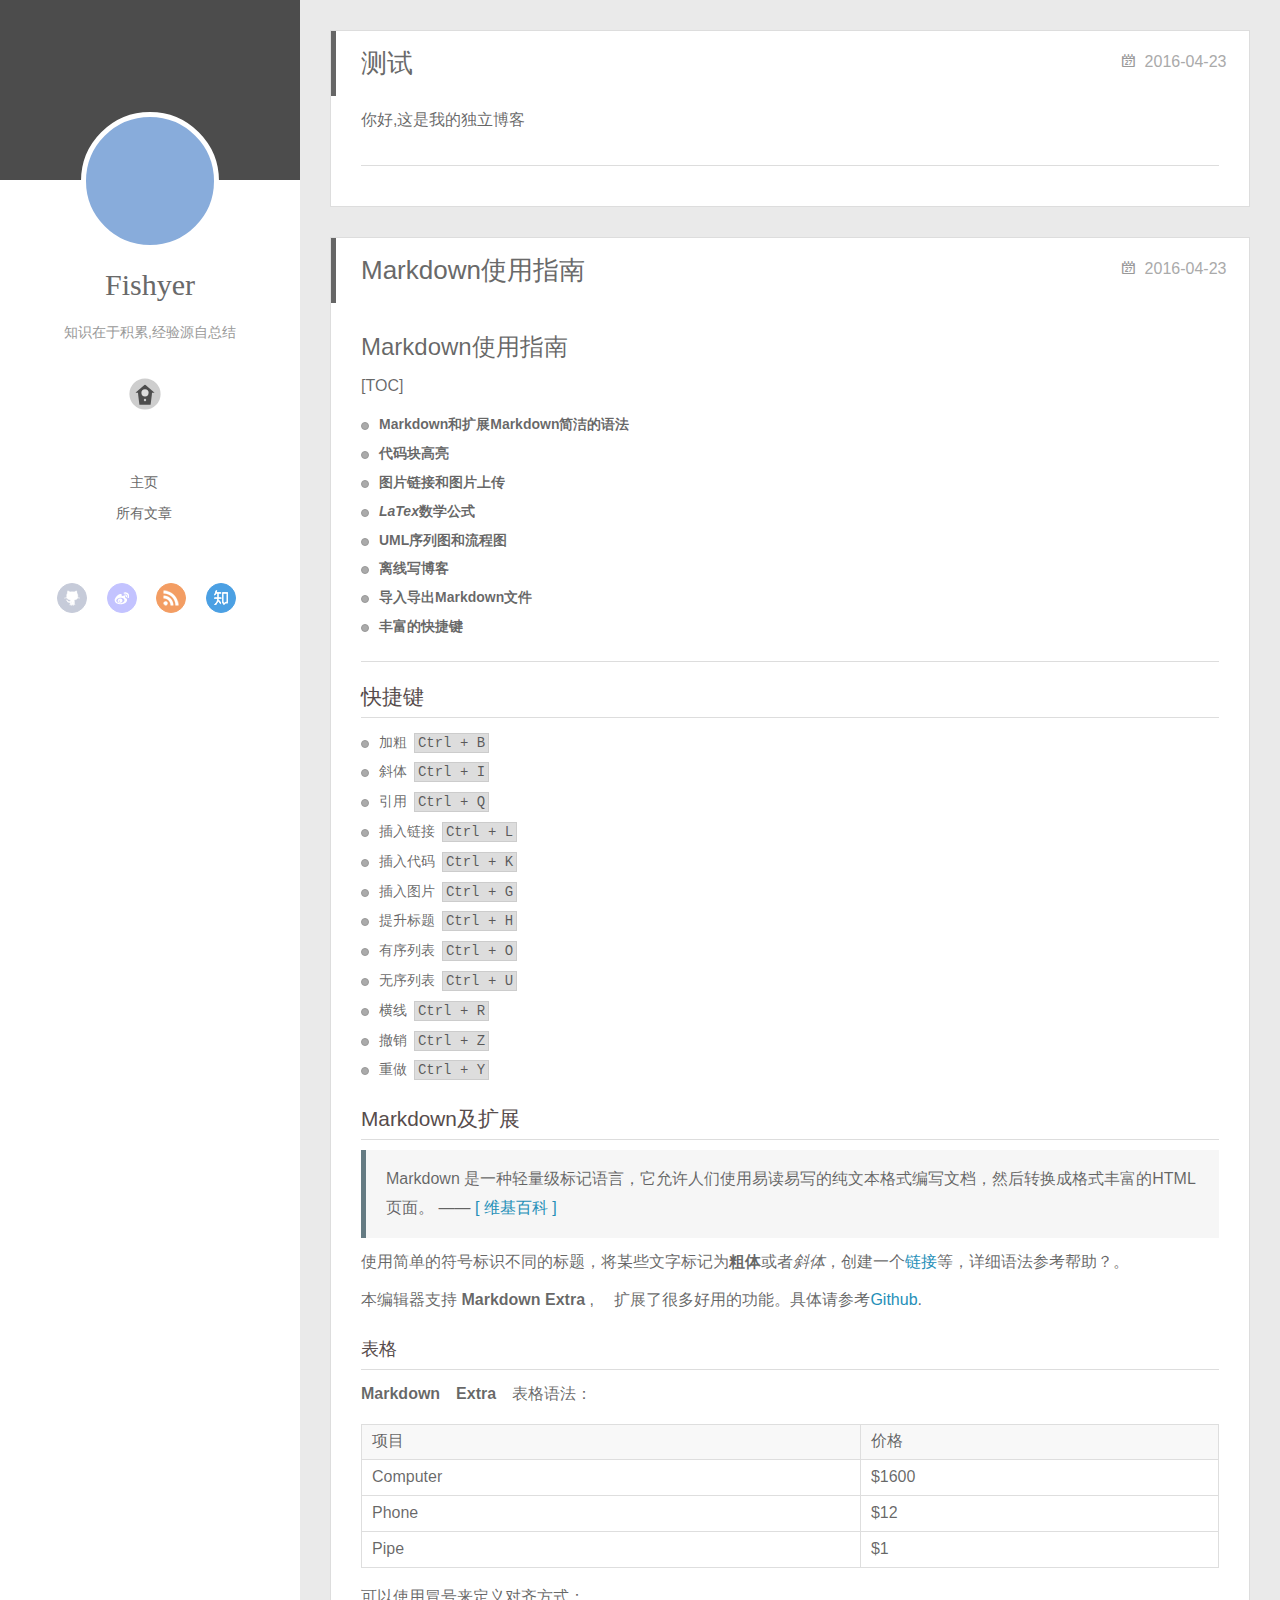
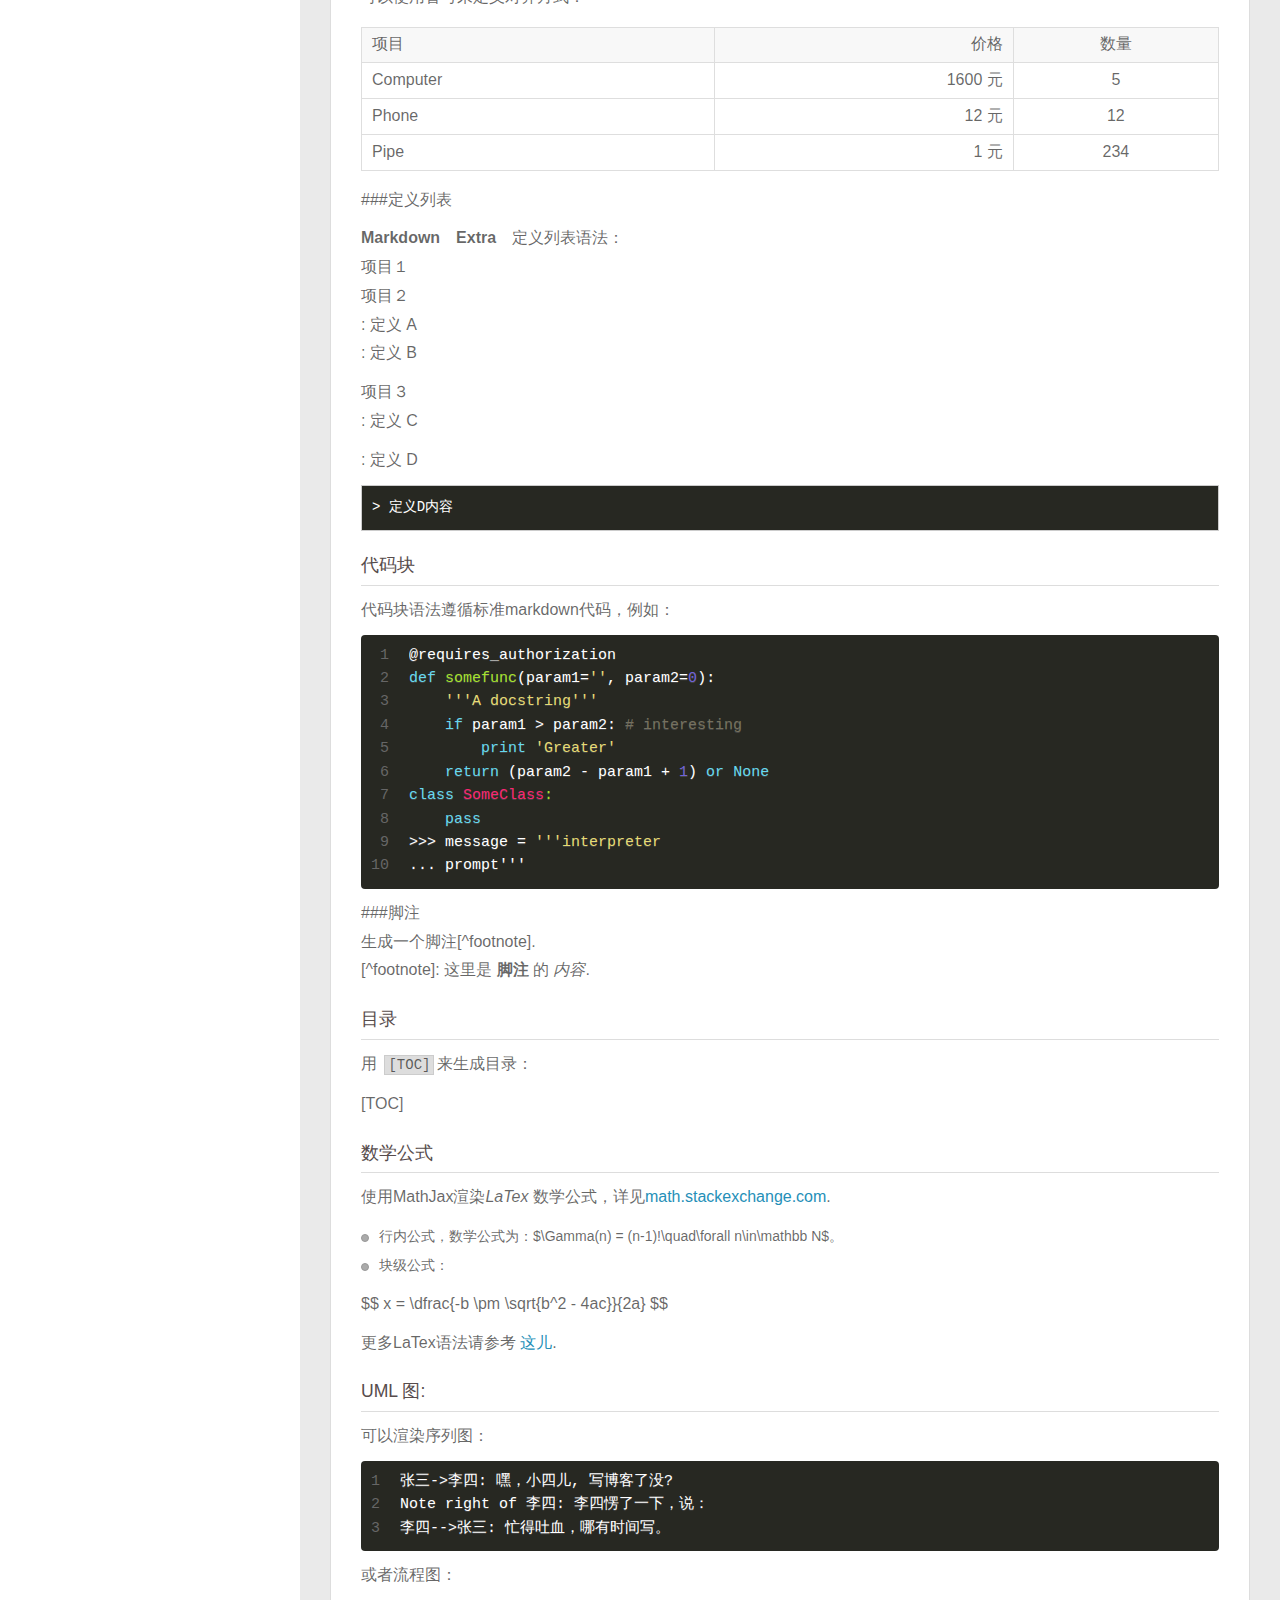
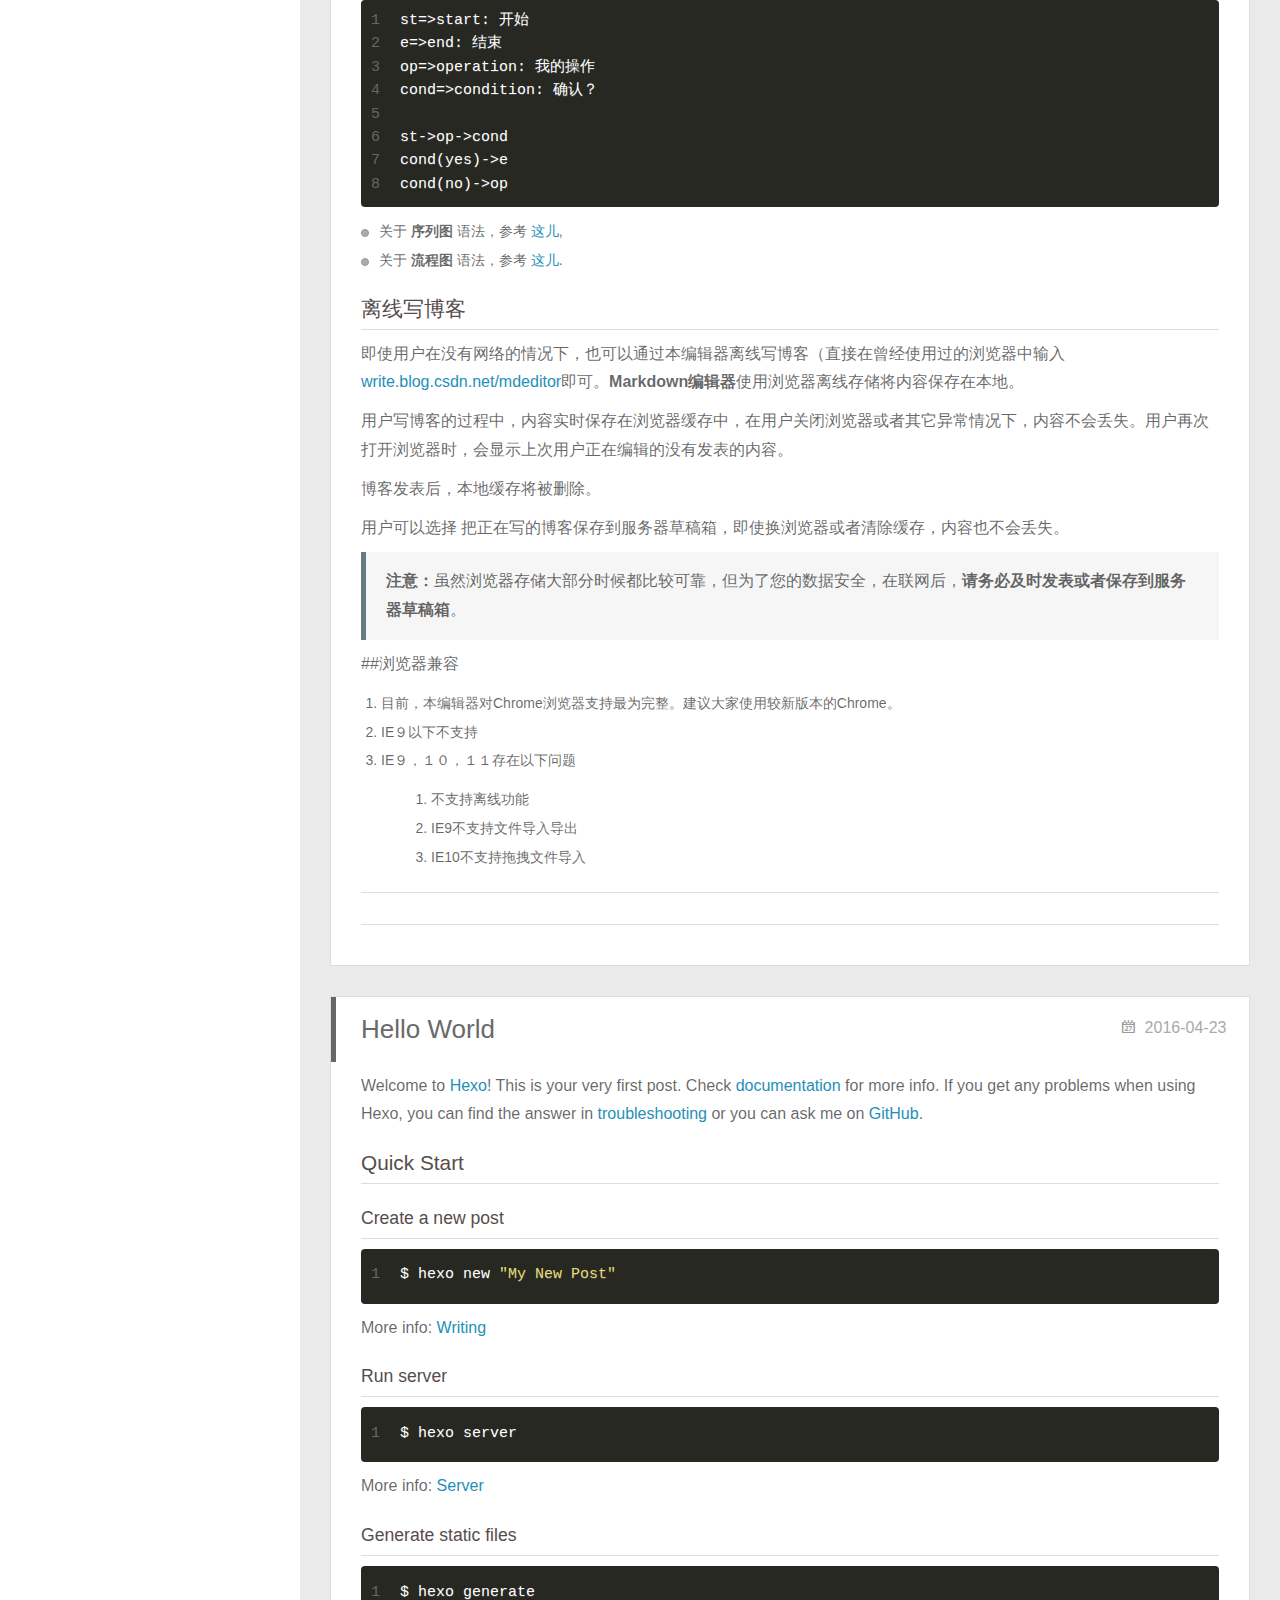
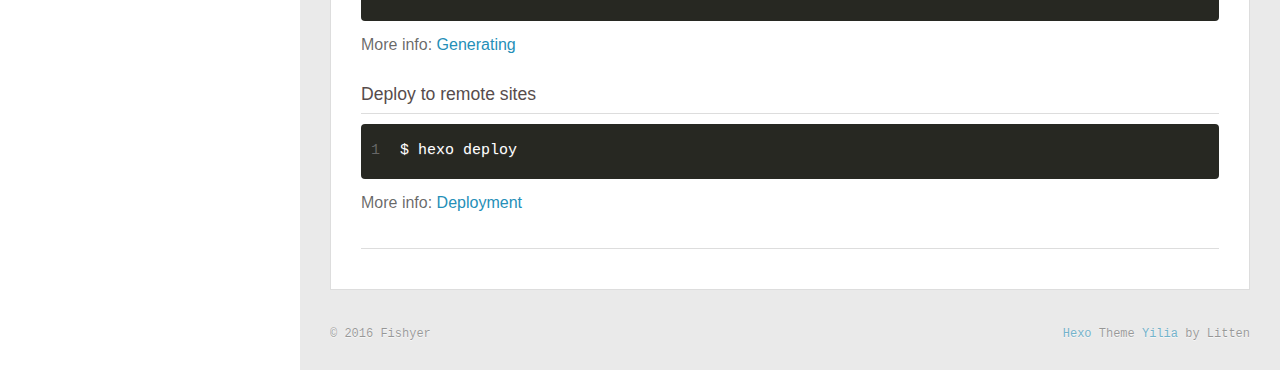
<file: index.html>
<!DOCTYPE html>
<html>
<head>
  <meta charset="utf-8">
  
  <meta http-equiv="X-UA-Compatible" content="IE=edge" >
  <title>天然鱼</title>
  <meta name="viewport" content="width=device-width, initial-scale=1, maximum-scale=1">
  <meta name="description" content="IT | Java | Android | Other">
<meta property="og:type" content="website">
<meta property="og:title" content="天然鱼">
<meta property="og:url" content="http://yoururl.com/index.html">
<meta property="og:site_name" content="天然鱼">
<meta property="og:description" content="IT | Java | Android | Other">
<meta name="twitter:card" content="summary">
<meta name="twitter:title" content="天然鱼">
<meta name="twitter:description" content="IT | Java | Android | Other">
  
    <link rel="alternative" href="/atom.xml" title="天然鱼" type="application/atom+xml">
  
  
    <link rel="icon" href="/favicon.png">
  
  <link rel="stylesheet" href="/css/style.css">
</head>

<body>
  <div id="container">
    <div class="left-col">
    <div class="overlay"></div>
<div class="intrude-less">
	<header id="header" class="inner">
		<a href="/" class="profilepic">
			
			<img lazy-src="http://avatar.csdn.net/0/4/F/1_fisher0113.jpg" class="js-avatar">
			
		</a>

		<hgroup>
		  <h1 class="header-author"><a href="/">Fishyer</a></h1>
		</hgroup>

		
		<p class="header-subtitle">知识在于积累,经验源自总结</p>
		

		
			<div class="switch-btn">
				<div class="icon">
					<div class="icon-ctn">
						<div class="icon-wrap icon-house" data-idx="0">
							<div class="birdhouse"></div>
							<div class="birdhouse_holes"></div>
						</div>
						<div class="icon-wrap icon-ribbon hide" data-idx="1">
							<div class="ribbon"></div>
						</div>
						
						<div class="icon-wrap icon-link hide" data-idx="2">
							<div class="loopback_l"></div>
							<div class="loopback_r"></div>
						</div>
						
						
						<div class="icon-wrap icon-me hide" data-idx="3">
							<div class="user"></div>
							<div class="shoulder"></div>
						</div>
						
					</div>
					
				</div>
				<div class="tips-box hide">
					<div class="tips-arrow"></div>
					<ul class="tips-inner">
						<li>Menu</li>
						<li>Tags</li>
						
						<li>Links</li>
						
						
						<li>About</li>
						
					</ul>
				</div>
			</div>
		

		<div class="switch-area">
			<div class="switch-wrap">
				<section class="switch-part switch-part1">
					<nav class="header-menu">
						<ul>
						
							<li><a href="/">主页</a></li>
				        
							<li><a href="/archives">所有文章</a></li>
				        
						</ul>
					</nav>
					<nav class="header-nav">
						<div class="social">
							
								<a class="github" target="_blank" href="#" title="github">github</a>
					        
								<a class="weibo" target="_blank" href="#" title="weibo">weibo</a>
					        
								<a class="rss" target="_blank" href="#" title="rss">rss</a>
					        
								<a class="zhihu" target="_blank" href="#" title="zhihu">zhihu</a>
					        
						</div>
					</nav>
				</section>
				
				
				<section class="switch-part switch-part2">
					<div class="widget tagcloud" id="js-tagcloud">
						
					</div>
				</section>
				
				
				
				<section class="switch-part switch-part3">
					<div id="js-friends">
					
			          <a target="_blank" class="main-nav-link switch-friends-link" href="http://localhost:4000/">奥巴马的博客</a>
			        
			          <a target="_blank" class="main-nav-link switch-friends-link" href="http://localhost:4000/">卡卡的美丽传说</a>
			        
			          <a target="_blank" class="main-nav-link switch-friends-link" href="http://localhost:4000/">本泽马的博客</a>
			        
			          <a target="_blank" class="main-nav-link switch-friends-link" href="http://localhost:4000/">吉格斯的博客</a>
			        
			          <a target="_blank" class="main-nav-link switch-friends-link" href="http://localhost:4000/">习大大大不同</a>
			        
			          <a target="_blank" class="main-nav-link switch-friends-link" href="http://localhost:4000/">托蒂的博客</a>
			        
			        </div>
				</section>
				

				
				
				<section class="switch-part switch-part4">
				
					<div id="js-aboutme">我是谁，我从哪里来，我到哪里去？我就是我，是颜色不一样的吃货…</div>
				</section>
				
			</div>
		</div>
	</header>				
</div>

    </div>
    <div class="mid-col">
      <nav id="mobile-nav">
  	<div class="overlay">
  		<div class="slider-trigger"></div>
  		<h1 class="header-author js-mobile-header hide">Fishyer</h1>
  	</div>
	<div class="intrude-less">
		<header id="header" class="inner">
			<div class="profilepic">
			
				<img lazy-src="http://avatar.csdn.net/0/4/F/1_fisher0113.jpg" class="js-avatar">
			
			</div>
			<hgroup>
			  <h1 class="header-author">Fishyer</h1>
			</hgroup>
			
			<p class="header-subtitle">知识在于积累,经验源自总结</p>
			
			<nav class="header-menu">
				<ul>
				
					<li><a href="/">主页</a></li>
		        
					<li><a href="/archives">所有文章</a></li>
		        
		        <div class="clearfix"></div>
				</ul>
			</nav>
			<nav class="header-nav">
				<div class="social">
					
						<a class="github" target="_blank" href="#" title="github">github</a>
			        
						<a class="weibo" target="_blank" href="#" title="weibo">weibo</a>
			        
						<a class="rss" target="_blank" href="#" title="rss">rss</a>
			        
						<a class="zhihu" target="_blank" href="#" title="zhihu">zhihu</a>
			        
				</div>
			</nav>
		</header>				
	</div>
</nav>

      <div class="body-wrap">
  
    <article id="post-测试" class="article article-type-post" itemscope itemprop="blogPost">
  
    <div class="article-meta">
      <a href="/posts/title.html" class="article-date">
  	<time datetime="2016-04-22T20:48:56.000Z" itemprop="datePublished">2016-04-23</time>
</a>
    </div>
  
  <div class="article-inner">
    
      <input type="hidden" class="isFancy" />
    
    
      <header class="article-header">
        
  
    <h1 itemprop="name">
      <a class="article-title" href="/posts/title.html">测试</a>
    </h1>
  

      </header>
      
    
    <div class="article-entry" itemprop="articleBody">
      
        <p>你好,这是我的独立博客</p>

      
    </div>
    
    <div class="article-info article-info-index">
      
      
      

      
      <div class="clearfix"></div>
    </div>
    
  </div>
  
</article>









  
    <article id="post-独立博客搭建指南" class="article article-type-post" itemscope itemprop="blogPost">
  
    <div class="article-meta">
      <a href="/posts/title.html" class="article-date">
  	<time datetime="2016-04-22T20:34:56.000Z" itemprop="datePublished">2016-04-23</time>
</a>
    </div>
  
  <div class="article-inner">
    
      <input type="hidden" class="isFancy" />
    
    
      <header class="article-header">
        
  
    <h1 itemprop="name">
      <a class="article-title" href="/posts/title.html">Markdown使用指南</a>
    </h1>
  

      </header>
      
    
    <div class="article-entry" itemprop="articleBody">
      
        <h1 id="Markdown使用指南"><a href="#Markdown使用指南" class="headerlink" title="Markdown使用指南"></a>Markdown使用指南</h1><p>[TOC]</p>
<ul>
<li><strong>Markdown和扩展Markdown简洁的语法</strong></li>
<li><strong>代码块高亮</strong></li>
<li><strong>图片链接和图片上传</strong></li>
<li><strong><em>LaTex</em>数学公式</strong></li>
<li><strong>UML序列图和流程图</strong></li>
<li><strong>离线写博客</strong></li>
<li><strong>导入导出Markdown文件</strong></li>
<li><strong>丰富的快捷键</strong></li>
</ul>
<hr>
<h2 id="快捷键"><a href="#快捷键" class="headerlink" title="快捷键"></a>快捷键</h2><ul>
<li>加粗    <code>Ctrl + B</code></li>
<li>斜体    <code>Ctrl + I</code></li>
<li>引用    <code>Ctrl + Q</code></li>
<li>插入链接    <code>Ctrl + L</code></li>
<li>插入代码    <code>Ctrl + K</code></li>
<li>插入图片    <code>Ctrl + G</code></li>
<li>提升标题    <code>Ctrl + H</code></li>
<li>有序列表    <code>Ctrl + O</code></li>
<li>无序列表    <code>Ctrl + U</code></li>
<li>横线    <code>Ctrl + R</code></li>
<li>撤销    <code>Ctrl + Z</code></li>
<li>重做    <code>Ctrl + Y</code></li>
</ul>
<h2 id="Markdown及扩展"><a href="#Markdown及扩展" class="headerlink" title="Markdown及扩展"></a>Markdown及扩展</h2><blockquote>
<p>Markdown 是一种轻量级标记语言，它允许人们使用易读易写的纯文本格式编写文档，然后转换成格式丰富的HTML页面。    —— <a href="https://zh.wikipedia.org/wiki/Markdown" target="_blank"> [ 维基百科 ]</a></p>
</blockquote>
<p>使用简单的符号标识不同的标题，将某些文字标记为<strong>粗体</strong>或者<em>斜体</em>，创建一个<a href="http://www.csdn.net" target="_blank" rel="external">链接</a>等，详细语法参考帮助？。</p>
<p>本编辑器支持 <strong>Markdown Extra</strong> , 　扩展了很多好用的功能。具体请参考<a href="https://github.com/jmcmanus/pagedown-extra" title="Pagedown Extra" target="_blank" rel="external">Github</a>.</p>
<h3 id="表格"><a href="#表格" class="headerlink" title="表格"></a>表格</h3><p><strong>Markdown　Extra</strong>　表格语法：</p>
<table>
<thead>
<tr>
<th>项目</th>
<th>价格</th>
</tr>
</thead>
<tbody>
<tr>
<td>Computer</td>
<td>$1600</td>
</tr>
<tr>
<td>Phone</td>
<td>$12</td>
</tr>
<tr>
<td>Pipe</td>
<td>$1</td>
</tr>
</tbody>
</table>
<p>可以使用冒号来定义对齐方式：</p>
<table>
<thead>
<tr>
<th style="text-align:left">项目</th>
<th style="text-align:right">价格</th>
<th style="text-align:center">数量</th>
</tr>
</thead>
<tbody>
<tr>
<td style="text-align:left">Computer</td>
<td style="text-align:right">1600 元</td>
<td style="text-align:center">5</td>
</tr>
<tr>
<td style="text-align:left">Phone</td>
<td style="text-align:right">12 元</td>
<td style="text-align:center">12</td>
</tr>
<tr>
<td style="text-align:left">Pipe</td>
<td style="text-align:right">1 元</td>
<td style="text-align:center">234</td>
</tr>
</tbody>
</table>
<p>###定义列表</p>
<p><strong>Markdown　Extra</strong>　定义列表语法：<br>项目１<br>项目２<br>:   定义 A<br>:   定义 B</p>
<p>项目３<br>:   定义 C</p>
<p>:   定义 D</p>
<pre><code>&gt; 定义D内容
</code></pre><h3 id="代码块"><a href="#代码块" class="headerlink" title="代码块"></a>代码块</h3><p>代码块语法遵循标准markdown代码，例如：<br><figure class="highlight python"><table><tr><td class="gutter"><pre><span class="line">1</span><br><span class="line">2</span><br><span class="line">3</span><br><span class="line">4</span><br><span class="line">5</span><br><span class="line">6</span><br><span class="line">7</span><br><span class="line">8</span><br><span class="line">9</span><br><span class="line">10</span><br></pre></td><td class="code"><pre><span class="line"><span class="meta">@requires_authorization</span></span><br><span class="line"><span class="function"><span class="keyword">def</span> <span class="title">somefunc</span><span class="params">(param1=<span class="string">''</span>, param2=<span class="number">0</span>)</span>:</span></span><br><span class="line">    <span class="string">'''A docstring'''</span></span><br><span class="line">    <span class="keyword">if</span> param1 &gt; param2: <span class="comment"># interesting</span></span><br><span class="line">        <span class="keyword">print</span> <span class="string">'Greater'</span></span><br><span class="line">    <span class="keyword">return</span> (param2 - param1 + <span class="number">1</span>) <span class="keyword">or</span> <span class="keyword">None</span></span><br><span class="line"><span class="class"><span class="keyword">class</span> <span class="title">SomeClass</span>:</span></span><br><span class="line">    <span class="keyword">pass</span></span><br><span class="line"><span class="meta">&gt;&gt;&gt; </span>message = <span class="string">'''interpreter</span><br><span class="line"><span class="meta">... </span>prompt'''</span></span><br></pre></td></tr></table></figure></p>
<p>###脚注<br>生成一个脚注[^footnote].<br>  [^footnote]: 这里是 <strong>脚注</strong> 的 <em>内容</em>.</p>
<h3 id="目录"><a href="#目录" class="headerlink" title="目录"></a>目录</h3><p>用 <code>[TOC]</code>来生成目录：</p>
<p>[TOC]</p>
<h3 id="数学公式"><a href="#数学公式" class="headerlink" title="数学公式"></a>数学公式</h3><p>使用MathJax渲染<em>LaTex</em> 数学公式，详见<a href="http://math.stackexchange.com/" target="_blank" rel="external">math.stackexchange.com</a>.</p>
<ul>
<li>行内公式，数学公式为：$\Gamma(n) = (n-1)!\quad\forall n\in\mathbb N$。</li>
<li>块级公式：</li>
</ul>
<p>$$    x = \dfrac{-b \pm \sqrt{b^2 - 4ac}}{2a} $$</p>
<p>更多LaTex语法请参考 <a href="http://meta.math.stackexchange.com/questions/5020/mathjax-basic-tutorial-and-quick-reference" target="_blank" rel="external">这儿</a>.</p>
<h3 id="UML-图"><a href="#UML-图" class="headerlink" title="UML 图:"></a>UML 图:</h3><p>可以渲染序列图：</p>
<figure class="highlight plain"><table><tr><td class="gutter"><pre><span class="line">1</span><br><span class="line">2</span><br><span class="line">3</span><br></pre></td><td class="code"><pre><span class="line">张三-&gt;李四: 嘿，小四儿, 写博客了没?</span><br><span class="line">Note right of 李四: 李四愣了一下，说：</span><br><span class="line">李四--&gt;张三: 忙得吐血，哪有时间写。</span><br></pre></td></tr></table></figure>
<p>或者流程图：</p>
<figure class="highlight plain"><table><tr><td class="gutter"><pre><span class="line">1</span><br><span class="line">2</span><br><span class="line">3</span><br><span class="line">4</span><br><span class="line">5</span><br><span class="line">6</span><br><span class="line">7</span><br><span class="line">8</span><br></pre></td><td class="code"><pre><span class="line">st=&gt;start: 开始</span><br><span class="line">e=&gt;end: 结束</span><br><span class="line">op=&gt;operation: 我的操作</span><br><span class="line">cond=&gt;condition: 确认？</span><br><span class="line"></span><br><span class="line">st-&gt;op-&gt;cond</span><br><span class="line">cond(yes)-&gt;e</span><br><span class="line">cond(no)-&gt;op</span><br></pre></td></tr></table></figure>
<ul>
<li>关于 <strong>序列图</strong> 语法，参考 <a href="http://bramp.github.io/js-sequence-diagrams/" target="_blank" rel="external">这儿</a>,</li>
<li>关于 <strong>流程图</strong> 语法，参考 <a href="http://adrai.github.io/flowchart.js/" target="_blank" rel="external">这儿</a>.</li>
</ul>
<h2 id="离线写博客"><a href="#离线写博客" class="headerlink" title="离线写博客"></a>离线写博客</h2><p>即使用户在没有网络的情况下，也可以通过本编辑器离线写博客（直接在曾经使用过的浏览器中输入<a href="http://write.blog.csdn.net/mdeditor" target="_blank" rel="external">write.blog.csdn.net/mdeditor</a>即可。<strong>Markdown编辑器</strong>使用浏览器离线存储将内容保存在本地。</p>
<p>用户写博客的过程中，内容实时保存在浏览器缓存中，在用户关闭浏览器或者其它异常情况下，内容不会丢失。用户再次打开浏览器时，会显示上次用户正在编辑的没有发表的内容。</p>
<p>博客发表后，本地缓存将被删除。　</p>
<p>用户可以选择 <i class="icon-disk"></i> 把正在写的博客保存到服务器草稿箱，即使换浏览器或者清除缓存，内容也不会丢失。</p>
<blockquote>
<p><strong>注意：</strong>虽然浏览器存储大部分时候都比较可靠，但为了您的数据安全，在联网后，<strong>请务必及时发表或者保存到服务器草稿箱</strong>。</p>
</blockquote>
<p>##浏览器兼容</p>
<ol>
<li>目前，本编辑器对Chrome浏览器支持最为完整。建议大家使用较新版本的Chrome。</li>
<li>IE９以下不支持</li>
<li>IE９，１０，１１存在以下问题<ol>
<li>不支持离线功能</li>
<li>IE9不支持文件导入导出</li>
<li>IE10不支持拖拽文件导入</li>
</ol>
</li>
</ol>
<hr>

      
    </div>
    
    <div class="article-info article-info-index">
      
      
      

      
      <div class="clearfix"></div>
    </div>
    
  </div>
  
</article>









  
    <article id="post-hello-world" class="article article-type-post" itemscope itemprop="blogPost">
  
    <div class="article-meta">
      <a href="/posts/title.html" class="article-date">
  	<time datetime="2016-04-22T18:47:11.000Z" itemprop="datePublished">2016-04-23</time>
</a>
    </div>
  
  <div class="article-inner">
    
      <input type="hidden" class="isFancy" />
    
    
      <header class="article-header">
        
  
    <h1 itemprop="name">
      <a class="article-title" href="/posts/title.html">Hello World</a>
    </h1>
  

      </header>
      
    
    <div class="article-entry" itemprop="articleBody">
      
        <p>Welcome to <a href="https://hexo.io/" target="_blank" rel="external">Hexo</a>! This is your very first post. Check <a href="https://hexo.io/docs/" target="_blank" rel="external">documentation</a> for more info. If you get any problems when using Hexo, you can find the answer in <a href="https://hexo.io/docs/troubleshooting.html" target="_blank" rel="external">troubleshooting</a> or you can ask me on <a href="https://github.com/hexojs/hexo/issues" target="_blank" rel="external">GitHub</a>.</p>
<h2 id="Quick-Start"><a href="#Quick-Start" class="headerlink" title="Quick Start"></a>Quick Start</h2><h3 id="Create-a-new-post"><a href="#Create-a-new-post" class="headerlink" title="Create a new post"></a>Create a new post</h3><figure class="highlight bash"><table><tr><td class="gutter"><pre><span class="line">1</span><br></pre></td><td class="code"><pre><span class="line">$ hexo new <span class="string">"My New Post"</span></span><br></pre></td></tr></table></figure>
<p>More info: <a href="https://hexo.io/docs/writing.html" target="_blank" rel="external">Writing</a></p>
<h3 id="Run-server"><a href="#Run-server" class="headerlink" title="Run server"></a>Run server</h3><figure class="highlight bash"><table><tr><td class="gutter"><pre><span class="line">1</span><br></pre></td><td class="code"><pre><span class="line">$ hexo server</span><br></pre></td></tr></table></figure>
<p>More info: <a href="https://hexo.io/docs/server.html" target="_blank" rel="external">Server</a></p>
<h3 id="Generate-static-files"><a href="#Generate-static-files" class="headerlink" title="Generate static files"></a>Generate static files</h3><figure class="highlight bash"><table><tr><td class="gutter"><pre><span class="line">1</span><br></pre></td><td class="code"><pre><span class="line">$ hexo generate</span><br></pre></td></tr></table></figure>
<p>More info: <a href="https://hexo.io/docs/generating.html" target="_blank" rel="external">Generating</a></p>
<h3 id="Deploy-to-remote-sites"><a href="#Deploy-to-remote-sites" class="headerlink" title="Deploy to remote sites"></a>Deploy to remote sites</h3><figure class="highlight bash"><table><tr><td class="gutter"><pre><span class="line">1</span><br></pre></td><td class="code"><pre><span class="line">$ hexo deploy</span><br></pre></td></tr></table></figure>
<p>More info: <a href="https://hexo.io/docs/deployment.html" target="_blank" rel="external">Deployment</a></p>

      
    </div>
    
    <div class="article-info article-info-index">
      
      
      

      
      <div class="clearfix"></div>
    </div>
    
  </div>
  
</article>









  
  
</div>
      <footer id="footer">
  <div class="outer">
    <div id="footer-info">
    	<div class="footer-left">
    		&copy; 2016 Fishyer
    	</div>
      	<div class="footer-right">
      		<a href="http://hexo.io/" target="_blank">Hexo</a>  Theme <a href="https://github.com/litten/hexo-theme-yilia" target="_blank">Yilia</a> by Litten
      	</div>
    </div>
  </div>
</footer>
    </div>
    
  <link rel="stylesheet" href="/fancybox/jquery.fancybox.css">


<script>
	var yiliaConfig = {
		fancybox: true,
		mathjax: true,
		animate: true,
		isHome: true,
		isPost: false,
		isArchive: false,
		isTag: false,
		isCategory: false,
		open_in_new: false
	}
</script>
<script src="http://7.url.cn/edu/jslib/comb/require-2.1.6,jquery-1.9.1.min.js"></script>
<script src="/js/main.js"></script>






<script type="text/x-mathjax-config">
MathJax.Hub.Config({
    tex2jax: {
        inlineMath: [ ['$','$'], ["\\(","\\)"]  ],
        processEscapes: true,
        skipTags: ['script', 'noscript', 'style', 'textarea', 'pre', 'code']
    }
});

MathJax.Hub.Queue(function() {
    var all = MathJax.Hub.getAllJax(), i;
    for(i=0; i < all.length; i += 1) {
        all[i].SourceElement().parentNode.className += ' has-jax';                 
    }       
});
</script>

<script type="text/javascript" src="http://cdn.mathjax.org/mathjax/latest/MathJax.js?config=TeX-AMS-MML_HTMLorMML">
</script>


  </div>
</body>
</html>
</file>
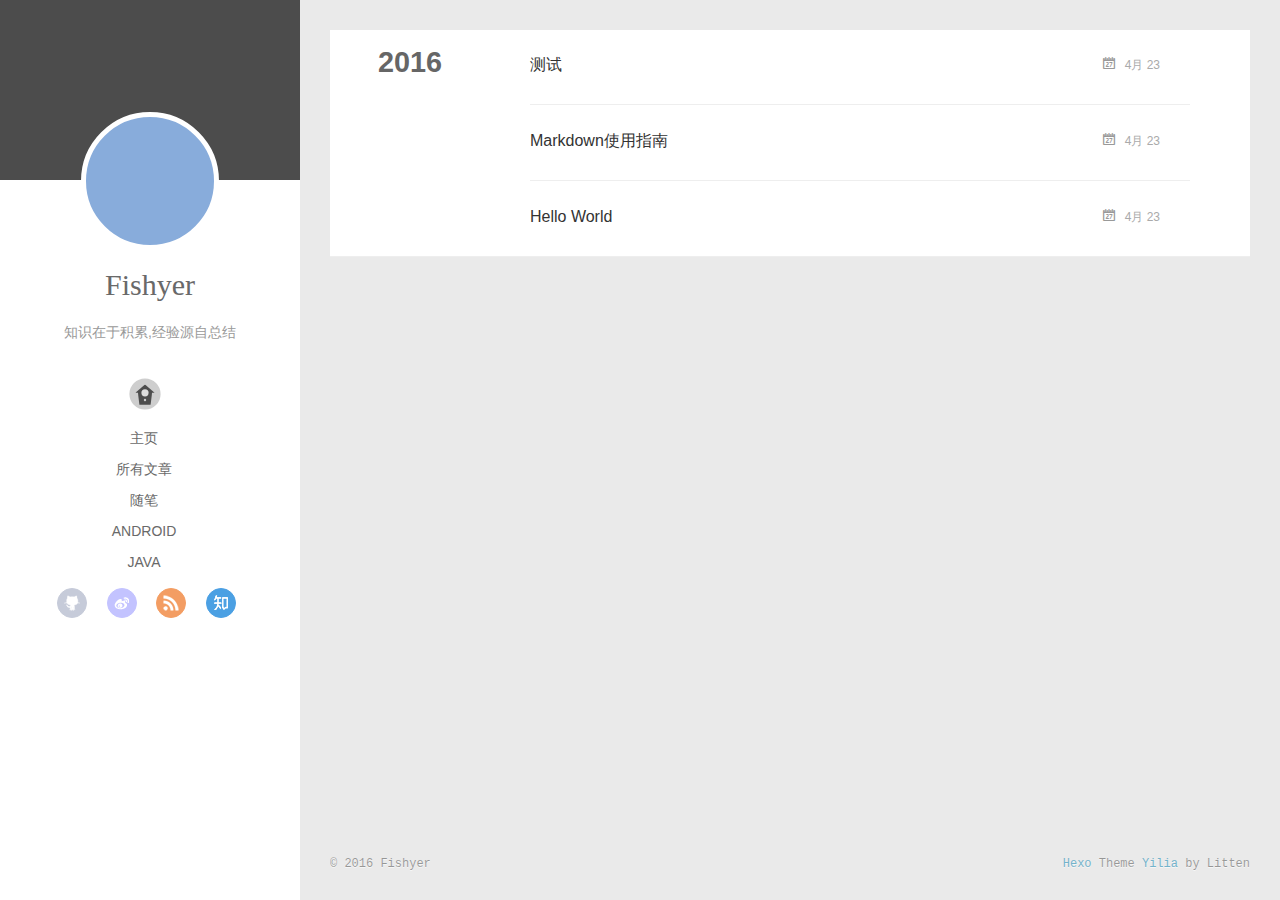
<file: archives/index.html>
<!DOCTYPE html>
<html>
<head>
  <meta charset="utf-8">
  
  <meta http-equiv="X-UA-Compatible" content="IE=edge" >
  <title>Archives | 天然鱼</title>
  <meta name="viewport" content="width=device-width, initial-scale=1, maximum-scale=1">
  <meta name="description" content="IT | Java | Android | Other">
<meta property="og:type" content="website">
<meta property="og:title" content="天然鱼">
<meta property="og:url" content="http://yoursite.com/archives/index.html">
<meta property="og:site_name" content="天然鱼">
<meta property="og:description" content="IT | Java | Android | Other">
<meta name="twitter:card" content="summary">
<meta name="twitter:title" content="天然鱼">
<meta name="twitter:description" content="IT | Java | Android | Other">
  
    <link rel="alternative" href="/atom.xml" title="天然鱼" type="application/atom+xml">
  
  
    <link rel="icon" href="/favicon.png">
  
  <link rel="stylesheet" href="/css/style.css">
</head>

<body>
  <div id="container">
    <div class="left-col">
    <div class="overlay"></div>
<div class="intrude-less">
	<header id="header" class="inner">
		<a href="/" class="profilepic">
			
			<img lazy-src="http://avatar.csdn.net/0/4/F/1_fisher0113.jpg" class="js-avatar">
			
		</a>

		<hgroup>
		  <h1 class="header-author"><a href="/">Fishyer</a></h1>
		</hgroup>

		
		<p class="header-subtitle">知识在于积累,经验源自总结</p>
		

		
			<div class="switch-btn">
				<div class="icon">
					<div class="icon-ctn">
						<div class="icon-wrap icon-house" data-idx="0">
							<div class="birdhouse"></div>
							<div class="birdhouse_holes"></div>
						</div>
						<div class="icon-wrap icon-ribbon hide" data-idx="1">
							<div class="ribbon"></div>
						</div>
						
						<div class="icon-wrap icon-link hide" data-idx="2">
							<div class="loopback_l"></div>
							<div class="loopback_r"></div>
						</div>
						
						
						<div class="icon-wrap icon-me hide" data-idx="3">
							<div class="user"></div>
							<div class="shoulder"></div>
						</div>
						
					</div>
					
				</div>
				<div class="tips-box hide">
					<div class="tips-arrow"></div>
					<ul class="tips-inner">
						<li>Menu</li>
						<li>Tags</li>
						
						<li>Links</li>
						
						
						<li>About</li>
						
					</ul>
				</div>
			</div>
		

		<div class="switch-area">
			<div class="switch-wrap">
				<section class="switch-part switch-part1">
					<nav class="header-menu">
						<ul>
						
							<li><a href="/">主页</a></li>
				        
							<li><a href="/archives">所有文章</a></li>
				        
							<li><a href="/tags/随笔">随笔</a></li>
				        
							<li><a href="/tags/android">android</a></li>
				        
							<li><a href="/tags/java">java</a></li>
				        
						</ul>
					</nav>
					<nav class="header-nav">
						<div class="social">
							
								<a class="github" target="_blank" href="https://github.com/Tianranyu" title="github">github</a>
					        
								<a class="weibo" target="_blank" href="http://www.weibo.com/2643215417" title="weibo">weibo</a>
					        
								<a class="rss" target="_blank" href="#" title="rss">rss</a>
					        
								<a class="zhihu" target="_blank" href="http://www.zhihu.com/people/xu-zhi-75-83" title="zhihu">zhihu</a>
					        
						</div>
					</nav>
				</section>
				
				
				<section class="switch-part switch-part2">
					<div class="widget tagcloud" id="js-tagcloud">
						
					</div>
				</section>
				
				
				
				<section class="switch-part switch-part3">
					<div id="js-friends">
					
			          <a target="_blank" class="main-nav-link switch-friends-link" href="http://kermit95.github.io/">王凯的博客</a>
			        
			          <a target="_blank" class="main-nav-link switch-friends-link" href="http://zane96.github.io/">徐志的博客</a>
			        
			        </div>
				</section>
				

				
				
				<section class="switch-part switch-part4">
				
					<div id="js-aboutme">疯狂源自梦想,技术成就辉煌</div>
				</section>
				
			</div>
		</div>
	</header>				
</div>

    </div>
    <div class="mid-col">
      <nav id="mobile-nav">
  	<div class="overlay">
  		<div class="slider-trigger"></div>
  		<h1 class="header-author js-mobile-header hide">Fishyer</h1>
  	</div>
	<div class="intrude-less">
		<header id="header" class="inner">
			<div class="profilepic">
			
				<img lazy-src="http://avatar.csdn.net/0/4/F/1_fisher0113.jpg" class="js-avatar">
			
			</div>
			<hgroup>
			  <h1 class="header-author">Fishyer</h1>
			</hgroup>
			
			<p class="header-subtitle">知识在于积累,经验源自总结</p>
			
			<nav class="header-menu">
				<ul>
				
					<li><a href="/">主页</a></li>
		        
					<li><a href="/archives">所有文章</a></li>
		        
					<li><a href="/tags/随笔">随笔</a></li>
		        
					<li><a href="/tags/android">android</a></li>
		        
					<li><a href="/tags/java">java</a></li>
		        
		        <div class="clearfix"></div>
				</ul>
			</nav>
			<nav class="header-nav">
				<div class="social">
					
						<a class="github" target="_blank" href="https://github.com/Tianranyu" title="github">github</a>
			        
						<a class="weibo" target="_blank" href="http://www.weibo.com/2643215417" title="weibo">weibo</a>
			        
						<a class="rss" target="_blank" href="#" title="rss">rss</a>
			        
						<a class="zhihu" target="_blank" href="http://www.zhihu.com/people/xu-zhi-75-83" title="zhihu">zhihu</a>
			        
				</div>
			</nav>
		</header>				
	</div>
</nav>

      <div class="body-wrap">
  
  
    
    
      
      
      <section class="archives-wrap">
        <div class="archive-year-wrap">
          <a href="/archives/2016" class="archive-year">2016</a>
        </div>
        <div class="archives">
    
    <article class="archive-article archive-type-post">
  <div class="archive-article-inner">
    <header class="archive-article-header">
      	<div class="article-meta">
	      	<a href="/2016/04/23/测试/" class="archive-article-date">
  	<time datetime="2016-04-22T20:48:56.000Z" itemprop="datePublished">4月 23</time>
</a>
        </div>
    	 
  
    <h1 itemprop="name">
      <a class="archive-article-title" href="/2016/04/23/测试/">测试</a>
    </h1>
  

        <div class="article-info info-on-right">
          
          

        </div>
        <div class="clearfix"></div>
    </header>
  </div>
</article>
  
    
    
    <article class="archive-article archive-type-post">
  <div class="archive-article-inner">
    <header class="archive-article-header">
      	<div class="article-meta">
	      	<a href="/2016/04/23/独立博客搭建指南/" class="archive-article-date">
  	<time datetime="2016-04-22T20:34:56.000Z" itemprop="datePublished">4月 23</time>
</a>
        </div>
    	 
  
    <h1 itemprop="name">
      <a class="archive-article-title" href="/2016/04/23/独立博客搭建指南/">Markdown使用指南</a>
    </h1>
  

        <div class="article-info info-on-right">
          
          

        </div>
        <div class="clearfix"></div>
    </header>
  </div>
</article>
  
    
    
    <article class="archive-article archive-type-post">
  <div class="archive-article-inner">
    <header class="archive-article-header">
      	<div class="article-meta">
	      	<a href="/2016/04/23/hello-world/" class="archive-article-date">
  	<time datetime="2016-04-22T18:47:11.000Z" itemprop="datePublished">4月 23</time>
</a>
        </div>
    	 
  
    <h1 itemprop="name">
      <a class="archive-article-title" href="/2016/04/23/hello-world/">Hello World</a>
    </h1>
  

        <div class="article-info info-on-right">
          
          

        </div>
        <div class="clearfix"></div>
    </header>
  </div>
</article>
  
  
    </div></section>
  

    

</div>
      <footer id="footer">
  <div class="outer">
    <div id="footer-info">
    	<div class="footer-left">
    		&copy; 2016 Fishyer
    	</div>
      	<div class="footer-right">
      		<a href="http://hexo.io/" target="_blank">Hexo</a>  Theme <a href="https://github.com/litten/hexo-theme-yilia" target="_blank">Yilia</a> by Litten
      	</div>
    </div>
  </div>
</footer>
    </div>
    
  <link rel="stylesheet" href="/fancybox/jquery.fancybox.css">


<script>
	var yiliaConfig = {
		fancybox: true,
		mathjax: true,
		animate: true,
		isHome: false,
		isPost: false,
		isArchive: true,
		isTag: false,
		isCategory: false,
		open_in_new: false
	}
</script>
<script src="http://7.url.cn/edu/jslib/comb/require-2.1.6,jquery-1.9.1.min.js"></script>
<script src="/js/main.js"></script>






<script type="text/x-mathjax-config">
MathJax.Hub.Config({
    tex2jax: {
        inlineMath: [ ['$','$'], ["\\(","\\)"]  ],
        processEscapes: true,
        skipTags: ['script', 'noscript', 'style', 'textarea', 'pre', 'code']
    }
});

MathJax.Hub.Queue(function() {
    var all = MathJax.Hub.getAllJax(), i;
    for(i=0; i < all.length; i += 1) {
        all[i].SourceElement().parentNode.className += ' has-jax';                 
    }       
});
</script>

<script type="text/javascript" src="http://cdn.mathjax.org/mathjax/latest/MathJax.js?config=TeX-AMS-MML_HTMLorMML">
</script>


  </div>
</body>
</html>
</file>
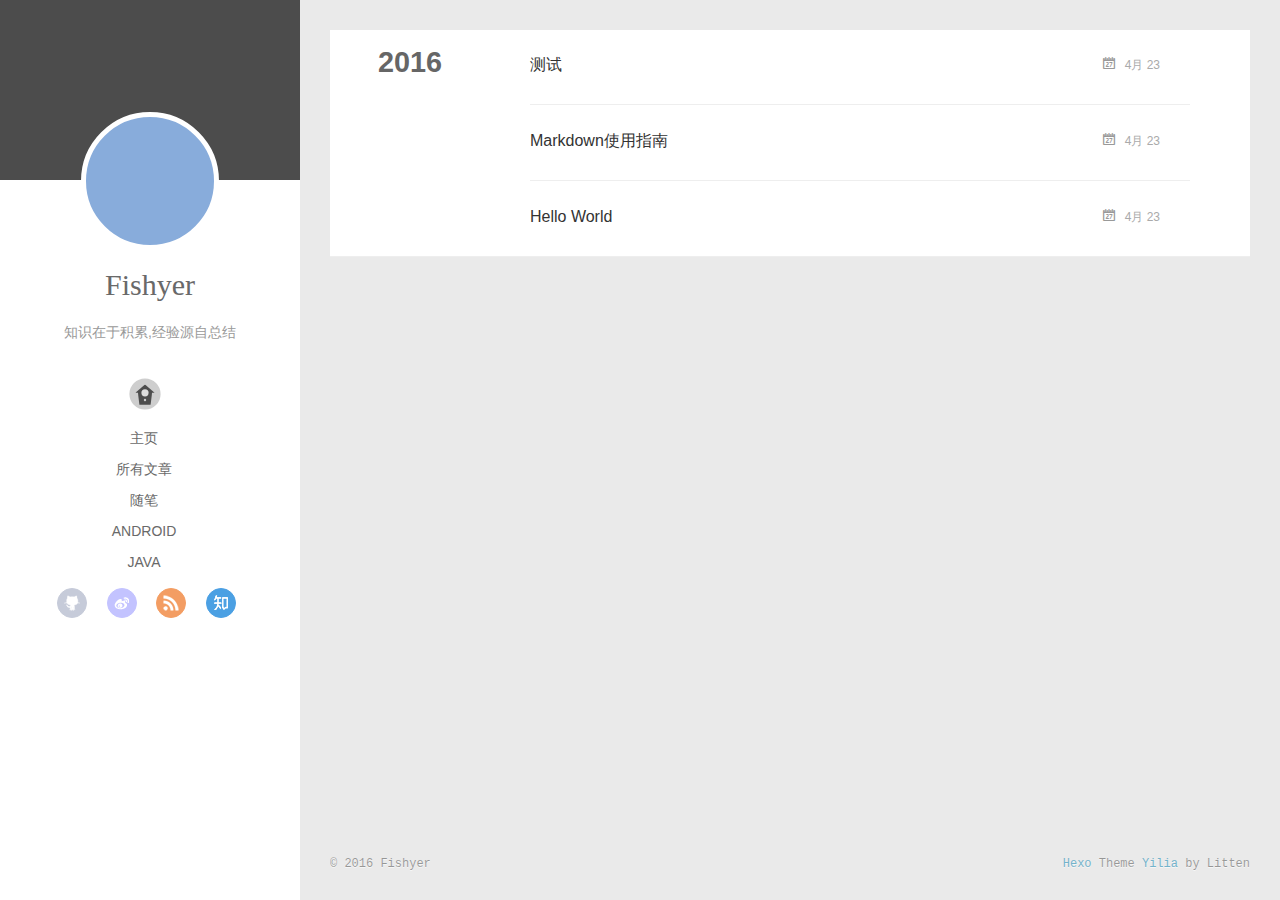
<file: archives/2016/index.html>
<!DOCTYPE html>
<html>
<head>
  <meta charset="utf-8">
  
  <meta http-equiv="X-UA-Compatible" content="IE=edge" >
  <title>Archives: 2016 | 天然鱼</title>
  <meta name="viewport" content="width=device-width, initial-scale=1, maximum-scale=1">
  <meta name="description" content="IT | Java | Android | Other">
<meta property="og:type" content="website">
<meta property="og:title" content="天然鱼">
<meta property="og:url" content="http://yoursite.com/archives/2016/index.html">
<meta property="og:site_name" content="天然鱼">
<meta property="og:description" content="IT | Java | Android | Other">
<meta name="twitter:card" content="summary">
<meta name="twitter:title" content="天然鱼">
<meta name="twitter:description" content="IT | Java | Android | Other">
  
    <link rel="alternative" href="/atom.xml" title="天然鱼" type="application/atom+xml">
  
  
    <link rel="icon" href="/favicon.png">
  
  <link rel="stylesheet" href="/css/style.css">
</head>

<body>
  <div id="container">
    <div class="left-col">
    <div class="overlay"></div>
<div class="intrude-less">
	<header id="header" class="inner">
		<a href="/" class="profilepic">
			
			<img lazy-src="http://avatar.csdn.net/0/4/F/1_fisher0113.jpg" class="js-avatar">
			
		</a>

		<hgroup>
		  <h1 class="header-author"><a href="/">Fishyer</a></h1>
		</hgroup>

		
		<p class="header-subtitle">知识在于积累,经验源自总结</p>
		

		
			<div class="switch-btn">
				<div class="icon">
					<div class="icon-ctn">
						<div class="icon-wrap icon-house" data-idx="0">
							<div class="birdhouse"></div>
							<div class="birdhouse_holes"></div>
						</div>
						<div class="icon-wrap icon-ribbon hide" data-idx="1">
							<div class="ribbon"></div>
						</div>
						
						<div class="icon-wrap icon-link hide" data-idx="2">
							<div class="loopback_l"></div>
							<div class="loopback_r"></div>
						</div>
						
						
						<div class="icon-wrap icon-me hide" data-idx="3">
							<div class="user"></div>
							<div class="shoulder"></div>
						</div>
						
					</div>
					
				</div>
				<div class="tips-box hide">
					<div class="tips-arrow"></div>
					<ul class="tips-inner">
						<li>Menu</li>
						<li>Tags</li>
						
						<li>Links</li>
						
						
						<li>About</li>
						
					</ul>
				</div>
			</div>
		

		<div class="switch-area">
			<div class="switch-wrap">
				<section class="switch-part switch-part1">
					<nav class="header-menu">
						<ul>
						
							<li><a href="/">主页</a></li>
				        
							<li><a href="/archives">所有文章</a></li>
				        
							<li><a href="/tags/随笔">随笔</a></li>
				        
							<li><a href="/tags/android">android</a></li>
				        
							<li><a href="/tags/java">java</a></li>
				        
						</ul>
					</nav>
					<nav class="header-nav">
						<div class="social">
							
								<a class="github" target="_blank" href="https://github.com/Tianranyu" title="github">github</a>
					        
								<a class="weibo" target="_blank" href="http://www.weibo.com/2643215417" title="weibo">weibo</a>
					        
								<a class="rss" target="_blank" href="#" title="rss">rss</a>
					        
								<a class="zhihu" target="_blank" href="http://www.zhihu.com/people/xu-zhi-75-83" title="zhihu">zhihu</a>
					        
						</div>
					</nav>
				</section>
				
				
				<section class="switch-part switch-part2">
					<div class="widget tagcloud" id="js-tagcloud">
						
					</div>
				</section>
				
				
				
				<section class="switch-part switch-part3">
					<div id="js-friends">
					
			          <a target="_blank" class="main-nav-link switch-friends-link" href="http://kermit95.github.io/">王凯的博客</a>
			        
			          <a target="_blank" class="main-nav-link switch-friends-link" href="http://zane96.github.io/">徐志的博客</a>
			        
			        </div>
				</section>
				

				
				
				<section class="switch-part switch-part4">
				
					<div id="js-aboutme">疯狂源自梦想,技术成就辉煌</div>
				</section>
				
			</div>
		</div>
	</header>				
</div>

    </div>
    <div class="mid-col">
      <nav id="mobile-nav">
  	<div class="overlay">
  		<div class="slider-trigger"></div>
  		<h1 class="header-author js-mobile-header hide">Fishyer</h1>
  	</div>
	<div class="intrude-less">
		<header id="header" class="inner">
			<div class="profilepic">
			
				<img lazy-src="http://avatar.csdn.net/0/4/F/1_fisher0113.jpg" class="js-avatar">
			
			</div>
			<hgroup>
			  <h1 class="header-author">Fishyer</h1>
			</hgroup>
			
			<p class="header-subtitle">知识在于积累,经验源自总结</p>
			
			<nav class="header-menu">
				<ul>
				
					<li><a href="/">主页</a></li>
		        
					<li><a href="/archives">所有文章</a></li>
		        
					<li><a href="/tags/随笔">随笔</a></li>
		        
					<li><a href="/tags/android">android</a></li>
		        
					<li><a href="/tags/java">java</a></li>
		        
		        <div class="clearfix"></div>
				</ul>
			</nav>
			<nav class="header-nav">
				<div class="social">
					
						<a class="github" target="_blank" href="https://github.com/Tianranyu" title="github">github</a>
			        
						<a class="weibo" target="_blank" href="http://www.weibo.com/2643215417" title="weibo">weibo</a>
			        
						<a class="rss" target="_blank" href="#" title="rss">rss</a>
			        
						<a class="zhihu" target="_blank" href="http://www.zhihu.com/people/xu-zhi-75-83" title="zhihu">zhihu</a>
			        
				</div>
			</nav>
		</header>				
	</div>
</nav>

      <div class="body-wrap">
  
  
    
    
      
      
      <section class="archives-wrap">
        <div class="archive-year-wrap">
          <a href="/archives/2016" class="archive-year">2016</a>
        </div>
        <div class="archives">
    
    <article class="archive-article archive-type-post">
  <div class="archive-article-inner">
    <header class="archive-article-header">
      	<div class="article-meta">
	      	<a href="/2016/04/23/测试/" class="archive-article-date">
  	<time datetime="2016-04-22T20:48:56.000Z" itemprop="datePublished">4月 23</time>
</a>
        </div>
    	 
  
    <h1 itemprop="name">
      <a class="archive-article-title" href="/2016/04/23/测试/">测试</a>
    </h1>
  

        <div class="article-info info-on-right">
          
          

        </div>
        <div class="clearfix"></div>
    </header>
  </div>
</article>
  
    
    
    <article class="archive-article archive-type-post">
  <div class="archive-article-inner">
    <header class="archive-article-header">
      	<div class="article-meta">
	      	<a href="/2016/04/23/独立博客搭建指南/" class="archive-article-date">
  	<time datetime="2016-04-22T20:34:56.000Z" itemprop="datePublished">4月 23</time>
</a>
        </div>
    	 
  
    <h1 itemprop="name">
      <a class="archive-article-title" href="/2016/04/23/独立博客搭建指南/">Markdown使用指南</a>
    </h1>
  

        <div class="article-info info-on-right">
          
          

        </div>
        <div class="clearfix"></div>
    </header>
  </div>
</article>
  
    
    
    <article class="archive-article archive-type-post">
  <div class="archive-article-inner">
    <header class="archive-article-header">
      	<div class="article-meta">
	      	<a href="/2016/04/23/hello-world/" class="archive-article-date">
  	<time datetime="2016-04-22T18:47:11.000Z" itemprop="datePublished">4月 23</time>
</a>
        </div>
    	 
  
    <h1 itemprop="name">
      <a class="archive-article-title" href="/2016/04/23/hello-world/">Hello World</a>
    </h1>
  

        <div class="article-info info-on-right">
          
          

        </div>
        <div class="clearfix"></div>
    </header>
  </div>
</article>
  
  
    </div></section>
  

    

</div>
      <footer id="footer">
  <div class="outer">
    <div id="footer-info">
    	<div class="footer-left">
    		&copy; 2016 Fishyer
    	</div>
      	<div class="footer-right">
      		<a href="http://hexo.io/" target="_blank">Hexo</a>  Theme <a href="https://github.com/litten/hexo-theme-yilia" target="_blank">Yilia</a> by Litten
      	</div>
    </div>
  </div>
</footer>
    </div>
    
  <link rel="stylesheet" href="/fancybox/jquery.fancybox.css">


<script>
	var yiliaConfig = {
		fancybox: true,
		mathjax: true,
		animate: true,
		isHome: false,
		isPost: false,
		isArchive: true,
		isTag: false,
		isCategory: false,
		open_in_new: false
	}
</script>
<script src="http://7.url.cn/edu/jslib/comb/require-2.1.6,jquery-1.9.1.min.js"></script>
<script src="/js/main.js"></script>






<script type="text/x-mathjax-config">
MathJax.Hub.Config({
    tex2jax: {
        inlineMath: [ ['$','$'], ["\\(","\\)"]  ],
        processEscapes: true,
        skipTags: ['script', 'noscript', 'style', 'textarea', 'pre', 'code']
    }
});

MathJax.Hub.Queue(function() {
    var all = MathJax.Hub.getAllJax(), i;
    for(i=0; i < all.length; i += 1) {
        all[i].SourceElement().parentNode.className += ' has-jax';                 
    }       
});
</script>

<script type="text/javascript" src="http://cdn.mathjax.org/mathjax/latest/MathJax.js?config=TeX-AMS-MML_HTMLorMML">
</script>


  </div>
</body>
</html>
</file>
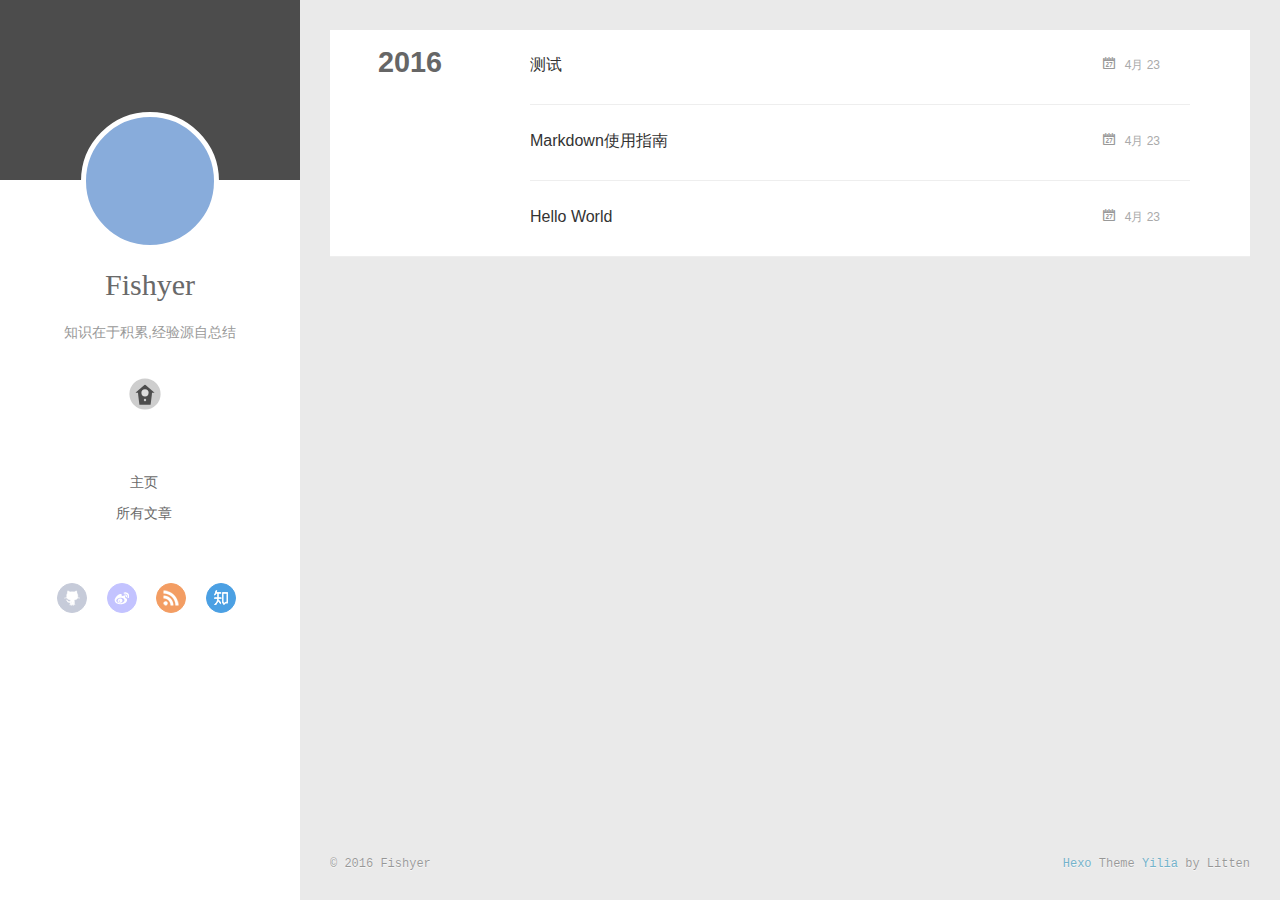
<file: archives/2016/04/index.html>
<!DOCTYPE html>
<html>
<head>
  <meta charset="utf-8">
  
  <meta http-equiv="X-UA-Compatible" content="IE=edge" >
  <title>Archives: 2016/4 | 天然鱼</title>
  <meta name="viewport" content="width=device-width, initial-scale=1, maximum-scale=1">
  <meta name="description" content="IT | Java | Android | Other">
<meta property="og:type" content="website">
<meta property="og:title" content="天然鱼">
<meta property="og:url" content="http://yoururl.com/archives/2016/04/index.html">
<meta property="og:site_name" content="天然鱼">
<meta property="og:description" content="IT | Java | Android | Other">
<meta name="twitter:card" content="summary">
<meta name="twitter:title" content="天然鱼">
<meta name="twitter:description" content="IT | Java | Android | Other">
  
    <link rel="alternative" href="/atom.xml" title="天然鱼" type="application/atom+xml">
  
  
    <link rel="icon" href="/favicon.png">
  
  <link rel="stylesheet" href="/css/style.css">
</head>

<body>
  <div id="container">
    <div class="left-col">
    <div class="overlay"></div>
<div class="intrude-less">
	<header id="header" class="inner">
		<a href="/" class="profilepic">
			
			<img lazy-src="http://avatar.csdn.net/0/4/F/1_fisher0113.jpg" class="js-avatar">
			
		</a>

		<hgroup>
		  <h1 class="header-author"><a href="/">Fishyer</a></h1>
		</hgroup>

		
		<p class="header-subtitle">知识在于积累,经验源自总结</p>
		

		
			<div class="switch-btn">
				<div class="icon">
					<div class="icon-ctn">
						<div class="icon-wrap icon-house" data-idx="0">
							<div class="birdhouse"></div>
							<div class="birdhouse_holes"></div>
						</div>
						<div class="icon-wrap icon-ribbon hide" data-idx="1">
							<div class="ribbon"></div>
						</div>
						
						<div class="icon-wrap icon-link hide" data-idx="2">
							<div class="loopback_l"></div>
							<div class="loopback_r"></div>
						</div>
						
						
						<div class="icon-wrap icon-me hide" data-idx="3">
							<div class="user"></div>
							<div class="shoulder"></div>
						</div>
						
					</div>
					
				</div>
				<div class="tips-box hide">
					<div class="tips-arrow"></div>
					<ul class="tips-inner">
						<li>Menu</li>
						<li>Tags</li>
						
						<li>Links</li>
						
						
						<li>About</li>
						
					</ul>
				</div>
			</div>
		

		<div class="switch-area">
			<div class="switch-wrap">
				<section class="switch-part switch-part1">
					<nav class="header-menu">
						<ul>
						
							<li><a href="/">主页</a></li>
				        
							<li><a href="/archives">所有文章</a></li>
				        
						</ul>
					</nav>
					<nav class="header-nav">
						<div class="social">
							
								<a class="github" target="_blank" href="#" title="github">github</a>
					        
								<a class="weibo" target="_blank" href="#" title="weibo">weibo</a>
					        
								<a class="rss" target="_blank" href="#" title="rss">rss</a>
					        
								<a class="zhihu" target="_blank" href="#" title="zhihu">zhihu</a>
					        
						</div>
					</nav>
				</section>
				
				
				<section class="switch-part switch-part2">
					<div class="widget tagcloud" id="js-tagcloud">
						
					</div>
				</section>
				
				
				
				<section class="switch-part switch-part3">
					<div id="js-friends">
					
			          <a target="_blank" class="main-nav-link switch-friends-link" href="http://localhost:4000/">奥巴马的博客</a>
			        
			          <a target="_blank" class="main-nav-link switch-friends-link" href="http://localhost:4000/">卡卡的美丽传说</a>
			        
			          <a target="_blank" class="main-nav-link switch-friends-link" href="http://localhost:4000/">本泽马的博客</a>
			        
			          <a target="_blank" class="main-nav-link switch-friends-link" href="http://localhost:4000/">吉格斯的博客</a>
			        
			          <a target="_blank" class="main-nav-link switch-friends-link" href="http://localhost:4000/">习大大大不同</a>
			        
			          <a target="_blank" class="main-nav-link switch-friends-link" href="http://localhost:4000/">托蒂的博客</a>
			        
			        </div>
				</section>
				

				
				
				<section class="switch-part switch-part4">
				
					<div id="js-aboutme">我是谁，我从哪里来，我到哪里去？我就是我，是颜色不一样的吃货…</div>
				</section>
				
			</div>
		</div>
	</header>				
</div>

    </div>
    <div class="mid-col">
      <nav id="mobile-nav">
  	<div class="overlay">
  		<div class="slider-trigger"></div>
  		<h1 class="header-author js-mobile-header hide">Fishyer</h1>
  	</div>
	<div class="intrude-less">
		<header id="header" class="inner">
			<div class="profilepic">
			
				<img lazy-src="http://avatar.csdn.net/0/4/F/1_fisher0113.jpg" class="js-avatar">
			
			</div>
			<hgroup>
			  <h1 class="header-author">Fishyer</h1>
			</hgroup>
			
			<p class="header-subtitle">知识在于积累,经验源自总结</p>
			
			<nav class="header-menu">
				<ul>
				
					<li><a href="/">主页</a></li>
		        
					<li><a href="/archives">所有文章</a></li>
		        
		        <div class="clearfix"></div>
				</ul>
			</nav>
			<nav class="header-nav">
				<div class="social">
					
						<a class="github" target="_blank" href="#" title="github">github</a>
			        
						<a class="weibo" target="_blank" href="#" title="weibo">weibo</a>
			        
						<a class="rss" target="_blank" href="#" title="rss">rss</a>
			        
						<a class="zhihu" target="_blank" href="#" title="zhihu">zhihu</a>
			        
				</div>
			</nav>
		</header>				
	</div>
</nav>

      <div class="body-wrap">
  
  
    
    
      
      
      <section class="archives-wrap">
        <div class="archive-year-wrap">
          <a href="/archives/2016" class="archive-year">2016</a>
        </div>
        <div class="archives">
    
    <article class="archive-article archive-type-post">
  <div class="archive-article-inner">
    <header class="archive-article-header">
      	<div class="article-meta">
	      	<a href="/posts/title.html" class="archive-article-date">
  	<time datetime="2016-04-22T20:48:56.000Z" itemprop="datePublished">4月 23</time>
</a>
        </div>
    	 
  
    <h1 itemprop="name">
      <a class="archive-article-title" href="/posts/title.html">测试</a>
    </h1>
  

        <div class="article-info info-on-right">
          
          

        </div>
        <div class="clearfix"></div>
    </header>
  </div>
</article>
  
    
    
    <article class="archive-article archive-type-post">
  <div class="archive-article-inner">
    <header class="archive-article-header">
      	<div class="article-meta">
	      	<a href="/posts/title.html" class="archive-article-date">
  	<time datetime="2016-04-22T20:34:56.000Z" itemprop="datePublished">4月 23</time>
</a>
        </div>
    	 
  
    <h1 itemprop="name">
      <a class="archive-article-title" href="/posts/title.html">Markdown使用指南</a>
    </h1>
  

        <div class="article-info info-on-right">
          
          

        </div>
        <div class="clearfix"></div>
    </header>
  </div>
</article>
  
    
    
    <article class="archive-article archive-type-post">
  <div class="archive-article-inner">
    <header class="archive-article-header">
      	<div class="article-meta">
	      	<a href="/posts/title.html" class="archive-article-date">
  	<time datetime="2016-04-22T18:47:11.000Z" itemprop="datePublished">4月 23</time>
</a>
        </div>
    	 
  
    <h1 itemprop="name">
      <a class="archive-article-title" href="/posts/title.html">Hello World</a>
    </h1>
  

        <div class="article-info info-on-right">
          
          

        </div>
        <div class="clearfix"></div>
    </header>
  </div>
</article>
  
  
    </div></section>
  

    

</div>
      <footer id="footer">
  <div class="outer">
    <div id="footer-info">
    	<div class="footer-left">
    		&copy; 2016 Fishyer
    	</div>
      	<div class="footer-right">
      		<a href="http://hexo.io/" target="_blank">Hexo</a>  Theme <a href="https://github.com/litten/hexo-theme-yilia" target="_blank">Yilia</a> by Litten
      	</div>
    </div>
  </div>
</footer>
    </div>
    
  <link rel="stylesheet" href="/fancybox/jquery.fancybox.css">


<script>
	var yiliaConfig = {
		fancybox: true,
		mathjax: true,
		animate: true,
		isHome: false,
		isPost: false,
		isArchive: true,
		isTag: false,
		isCategory: false,
		open_in_new: false
	}
</script>
<script src="http://7.url.cn/edu/jslib/comb/require-2.1.6,jquery-1.9.1.min.js"></script>
<script src="/js/main.js"></script>






<script type="text/x-mathjax-config">
MathJax.Hub.Config({
    tex2jax: {
        inlineMath: [ ['$','$'], ["\\(","\\)"]  ],
        processEscapes: true,
        skipTags: ['script', 'noscript', 'style', 'textarea', 'pre', 'code']
    }
});

MathJax.Hub.Queue(function() {
    var all = MathJax.Hub.getAllJax(), i;
    for(i=0; i < all.length; i += 1) {
        all[i].SourceElement().parentNode.className += ' has-jax';                 
    }       
});
</script>

<script type="text/javascript" src="http://cdn.mathjax.org/mathjax/latest/MathJax.js?config=TeX-AMS-MML_HTMLorMML">
</script>


  </div>
</body>
</html>
</file>
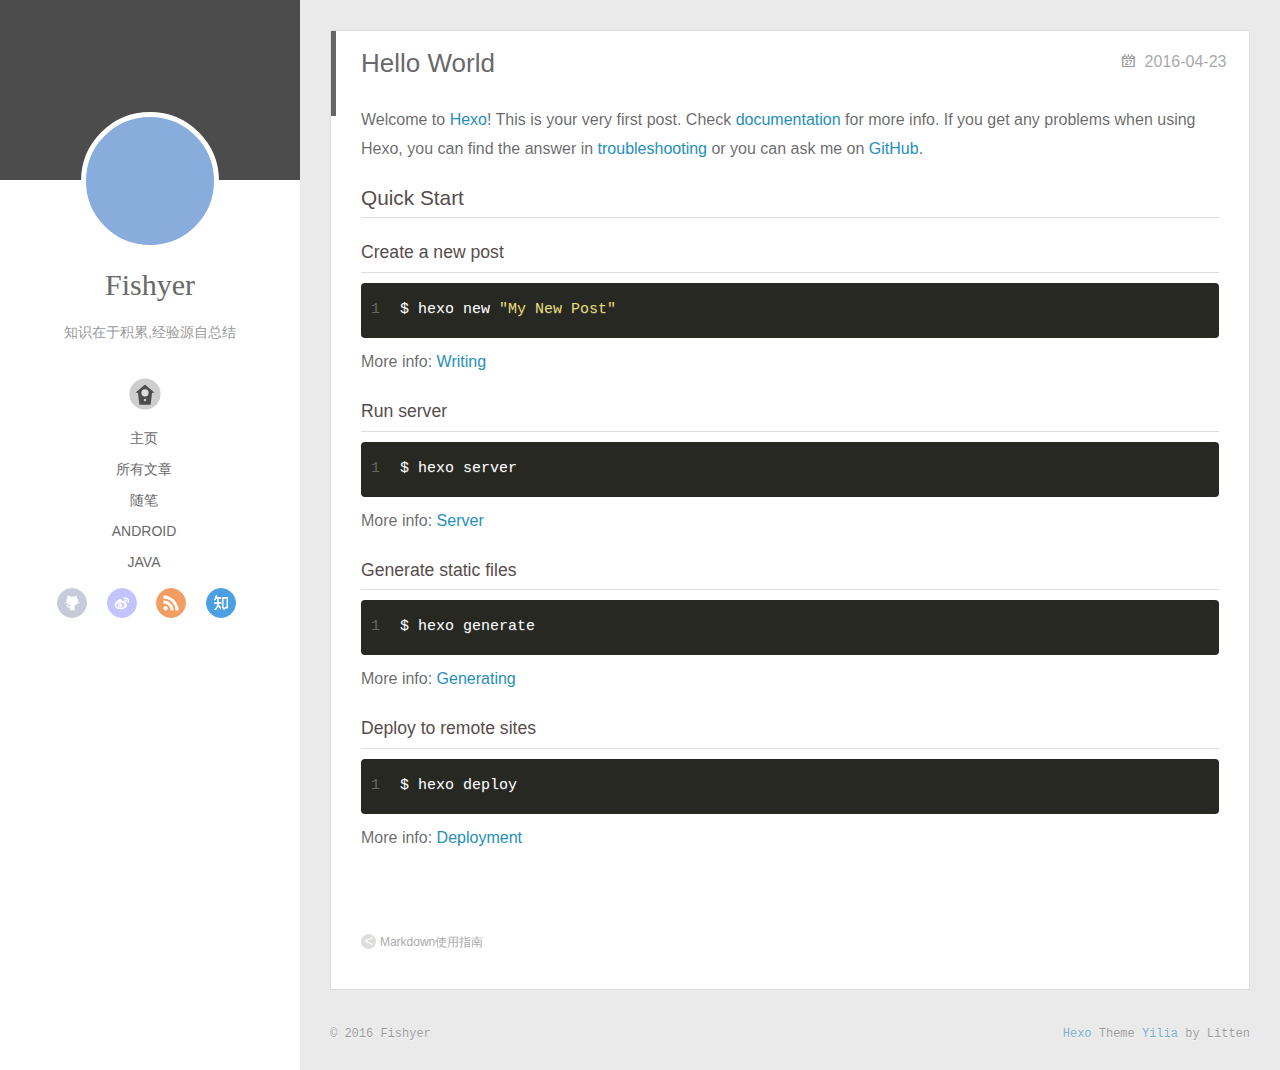
<file: 2016/04/23/hello-world/index.html>
<!DOCTYPE html>
<html>
<head>
  <meta charset="utf-8">
  
  <meta http-equiv="X-UA-Compatible" content="IE=edge" >
  <title>Hello World | 天然鱼</title>
  <meta name="viewport" content="width=device-width, initial-scale=1, maximum-scale=1">
  <meta name="description" content="Welcome to Hexo! This is your very first post. Check documentation for more info. If you get any problems when using Hexo, you can find the answer in troubleshooting or you can ask me on GitHub.
Quick">
<meta property="og:type" content="article">
<meta property="og:title" content="Hello World">
<meta property="og:url" content="http://yoursite.com/2016/04/23/hello-world/index.html">
<meta property="og:site_name" content="天然鱼">
<meta property="og:description" content="Welcome to Hexo! This is your very first post. Check documentation for more info. If you get any problems when using Hexo, you can find the answer in troubleshooting or you can ask me on GitHub.
Quick">
<meta property="og:updated_time" content="2016-04-22T18:47:11.000Z">
<meta name="twitter:card" content="summary">
<meta name="twitter:title" content="Hello World">
<meta name="twitter:description" content="Welcome to Hexo! This is your very first post. Check documentation for more info. If you get any problems when using Hexo, you can find the answer in troubleshooting or you can ask me on GitHub.
Quick">
  
    <link rel="alternative" href="/atom.xml" title="天然鱼" type="application/atom+xml">
  
  
    <link rel="icon" href="/favicon.png">
  
  <link rel="stylesheet" href="/css/style.css">
</head>

<body>
  <div id="container">
    <div class="left-col">
    <div class="overlay"></div>
<div class="intrude-less">
	<header id="header" class="inner">
		<a href="/" class="profilepic">
			
			<img lazy-src="http://avatar.csdn.net/0/4/F/1_fisher0113.jpg" class="js-avatar">
			
		</a>

		<hgroup>
		  <h1 class="header-author"><a href="/">Fishyer</a></h1>
		</hgroup>

		
		<p class="header-subtitle">知识在于积累,经验源自总结</p>
		

		
			<div class="switch-btn">
				<div class="icon">
					<div class="icon-ctn">
						<div class="icon-wrap icon-house" data-idx="0">
							<div class="birdhouse"></div>
							<div class="birdhouse_holes"></div>
						</div>
						<div class="icon-wrap icon-ribbon hide" data-idx="1">
							<div class="ribbon"></div>
						</div>
						
						<div class="icon-wrap icon-link hide" data-idx="2">
							<div class="loopback_l"></div>
							<div class="loopback_r"></div>
						</div>
						
						
						<div class="icon-wrap icon-me hide" data-idx="3">
							<div class="user"></div>
							<div class="shoulder"></div>
						</div>
						
					</div>
					
				</div>
				<div class="tips-box hide">
					<div class="tips-arrow"></div>
					<ul class="tips-inner">
						<li>Menu</li>
						<li>Tags</li>
						
						<li>Links</li>
						
						
						<li>About</li>
						
					</ul>
				</div>
			</div>
		

		<div class="switch-area">
			<div class="switch-wrap">
				<section class="switch-part switch-part1">
					<nav class="header-menu">
						<ul>
						
							<li><a href="/">主页</a></li>
				        
							<li><a href="/archives">所有文章</a></li>
				        
							<li><a href="/tags/随笔">随笔</a></li>
				        
							<li><a href="/tags/android">android</a></li>
				        
							<li><a href="/tags/java">java</a></li>
				        
						</ul>
					</nav>
					<nav class="header-nav">
						<div class="social">
							
								<a class="github" target="_blank" href="https://github.com/Tianranyu" title="github">github</a>
					        
								<a class="weibo" target="_blank" href="http://www.weibo.com/2643215417" title="weibo">weibo</a>
					        
								<a class="rss" target="_blank" href="#" title="rss">rss</a>
					        
								<a class="zhihu" target="_blank" href="http://www.zhihu.com/people/xu-zhi-75-83" title="zhihu">zhihu</a>
					        
						</div>
					</nav>
				</section>
				
				
				<section class="switch-part switch-part2">
					<div class="widget tagcloud" id="js-tagcloud">
						
					</div>
				</section>
				
				
				
				<section class="switch-part switch-part3">
					<div id="js-friends">
					
			          <a target="_blank" class="main-nav-link switch-friends-link" href="http://kermit95.github.io/">王凯的博客</a>
			        
			          <a target="_blank" class="main-nav-link switch-friends-link" href="http://zane96.github.io/">徐志的博客</a>
			        
			        </div>
				</section>
				

				
				
				<section class="switch-part switch-part4">
				
					<div id="js-aboutme">疯狂源自梦想,技术成就辉煌</div>
				</section>
				
			</div>
		</div>
	</header>				
</div>

    </div>
    <div class="mid-col">
      <nav id="mobile-nav">
  	<div class="overlay">
  		<div class="slider-trigger"></div>
  		<h1 class="header-author js-mobile-header hide">Fishyer</h1>
  	</div>
	<div class="intrude-less">
		<header id="header" class="inner">
			<div class="profilepic">
			
				<img lazy-src="http://avatar.csdn.net/0/4/F/1_fisher0113.jpg" class="js-avatar">
			
			</div>
			<hgroup>
			  <h1 class="header-author">Fishyer</h1>
			</hgroup>
			
			<p class="header-subtitle">知识在于积累,经验源自总结</p>
			
			<nav class="header-menu">
				<ul>
				
					<li><a href="/">主页</a></li>
		        
					<li><a href="/archives">所有文章</a></li>
		        
					<li><a href="/tags/随笔">随笔</a></li>
		        
					<li><a href="/tags/android">android</a></li>
		        
					<li><a href="/tags/java">java</a></li>
		        
		        <div class="clearfix"></div>
				</ul>
			</nav>
			<nav class="header-nav">
				<div class="social">
					
						<a class="github" target="_blank" href="https://github.com/Tianranyu" title="github">github</a>
			        
						<a class="weibo" target="_blank" href="http://www.weibo.com/2643215417" title="weibo">weibo</a>
			        
						<a class="rss" target="_blank" href="#" title="rss">rss</a>
			        
						<a class="zhihu" target="_blank" href="http://www.zhihu.com/people/xu-zhi-75-83" title="zhihu">zhihu</a>
			        
				</div>
			</nav>
		</header>				
	</div>
</nav>

      <div class="body-wrap"><article id="post-hello-world" class="article article-type-post" itemscope itemprop="blogPost">
  
    <div class="article-meta">
      <a href="/2016/04/23/hello-world/" class="article-date">
  	<time datetime="2016-04-22T18:47:11.000Z" itemprop="datePublished">2016-04-23</time>
</a>
    </div>
  
  <div class="article-inner">
    
      <input type="hidden" class="isFancy" />
    
    
      <header class="article-header">
        
  
    <h1 class="article-title" itemprop="name">
      Hello World
    </h1>
  

      </header>
      
      <div class="article-info article-info-post">
        
        

        <div class="clearfix"></div>
      </div>
      
    
    <div class="article-entry" itemprop="articleBody">
      
        <p>Welcome to <a href="https://hexo.io/" target="_blank" rel="external">Hexo</a>! This is your very first post. Check <a href="https://hexo.io/docs/" target="_blank" rel="external">documentation</a> for more info. If you get any problems when using Hexo, you can find the answer in <a href="https://hexo.io/docs/troubleshooting.html" target="_blank" rel="external">troubleshooting</a> or you can ask me on <a href="https://github.com/hexojs/hexo/issues" target="_blank" rel="external">GitHub</a>.</p>
<h2 id="Quick-Start"><a href="#Quick-Start" class="headerlink" title="Quick Start"></a>Quick Start</h2><h3 id="Create-a-new-post"><a href="#Create-a-new-post" class="headerlink" title="Create a new post"></a>Create a new post</h3><figure class="highlight bash"><table><tr><td class="gutter"><pre><span class="line">1</span><br></pre></td><td class="code"><pre><span class="line">$ hexo new <span class="string">"My New Post"</span></span><br></pre></td></tr></table></figure>
<p>More info: <a href="https://hexo.io/docs/writing.html" target="_blank" rel="external">Writing</a></p>
<h3 id="Run-server"><a href="#Run-server" class="headerlink" title="Run server"></a>Run server</h3><figure class="highlight bash"><table><tr><td class="gutter"><pre><span class="line">1</span><br></pre></td><td class="code"><pre><span class="line">$ hexo server</span><br></pre></td></tr></table></figure>
<p>More info: <a href="https://hexo.io/docs/server.html" target="_blank" rel="external">Server</a></p>
<h3 id="Generate-static-files"><a href="#Generate-static-files" class="headerlink" title="Generate static files"></a>Generate static files</h3><figure class="highlight bash"><table><tr><td class="gutter"><pre><span class="line">1</span><br></pre></td><td class="code"><pre><span class="line">$ hexo generate</span><br></pre></td></tr></table></figure>
<p>More info: <a href="https://hexo.io/docs/generating.html" target="_blank" rel="external">Generating</a></p>
<h3 id="Deploy-to-remote-sites"><a href="#Deploy-to-remote-sites" class="headerlink" title="Deploy to remote sites"></a>Deploy to remote sites</h3><figure class="highlight bash"><table><tr><td class="gutter"><pre><span class="line">1</span><br></pre></td><td class="code"><pre><span class="line">$ hexo deploy</span><br></pre></td></tr></table></figure>
<p>More info: <a href="https://hexo.io/docs/deployment.html" target="_blank" rel="external">Deployment</a></p>

      
    </div>
    
  </div>
  
    
<nav id="article-nav">
  
    <a href="/2016/04/23/独立博客搭建指南/" id="article-nav-newer" class="article-nav-link-wrap">
      <strong class="article-nav-caption"><</strong>
      <div class="article-nav-title">
        
          Markdown使用指南
        
      </div>
    </a>
  
  
</nav>

  
</article>






<div class="duoshuo">
	<!-- 多说评论框 start -->
	<div class="ds-thread" data-thread-key="hello-world" data-title="Hello World" data-url="http://yoursite.com/2016/04/23/hello-world/"></div>
	<!-- 多说评论框 end -->
	<!-- 多说公共JS代码 start (一个网页只需插入一次) -->
	<script type="text/javascript">
	var duoshuoQuery = {short_name:"true"};
	(function() {
		var ds = document.createElement('script');
		ds.type = 'text/javascript';ds.async = true;
		ds.src = (document.location.protocol == 'https:' ? 'https:' : 'http:') + '//static.duoshuo.com/embed.js';
		ds.charset = 'UTF-8';
		(document.getElementsByTagName('head')[0] 
		 || document.getElementsByTagName('body')[0]).appendChild(ds);
	})();
	</script>
	<!-- 多说公共JS代码 end -->
</div>




</div>
      <footer id="footer">
  <div class="outer">
    <div id="footer-info">
    	<div class="footer-left">
    		&copy; 2016 Fishyer
    	</div>
      	<div class="footer-right">
      		<a href="http://hexo.io/" target="_blank">Hexo</a>  Theme <a href="https://github.com/litten/hexo-theme-yilia" target="_blank">Yilia</a> by Litten
      	</div>
    </div>
  </div>
</footer>
    </div>
    
  <link rel="stylesheet" href="/fancybox/jquery.fancybox.css">


<script>
	var yiliaConfig = {
		fancybox: true,
		mathjax: true,
		animate: true,
		isHome: false,
		isPost: true,
		isArchive: false,
		isTag: false,
		isCategory: false,
		open_in_new: false
	}
</script>
<script src="http://7.url.cn/edu/jslib/comb/require-2.1.6,jquery-1.9.1.min.js"></script>
<script src="/js/main.js"></script>






<script type="text/x-mathjax-config">
MathJax.Hub.Config({
    tex2jax: {
        inlineMath: [ ['$','$'], ["\\(","\\)"]  ],
        processEscapes: true,
        skipTags: ['script', 'noscript', 'style', 'textarea', 'pre', 'code']
    }
});

MathJax.Hub.Queue(function() {
    var all = MathJax.Hub.getAllJax(), i;
    for(i=0; i < all.length; i += 1) {
        all[i].SourceElement().parentNode.className += ' has-jax';                 
    }       
});
</script>

<script type="text/javascript" src="http://cdn.mathjax.org/mathjax/latest/MathJax.js?config=TeX-AMS-MML_HTMLorMML">
</script>


  </div>
</body>
</html>
</file>
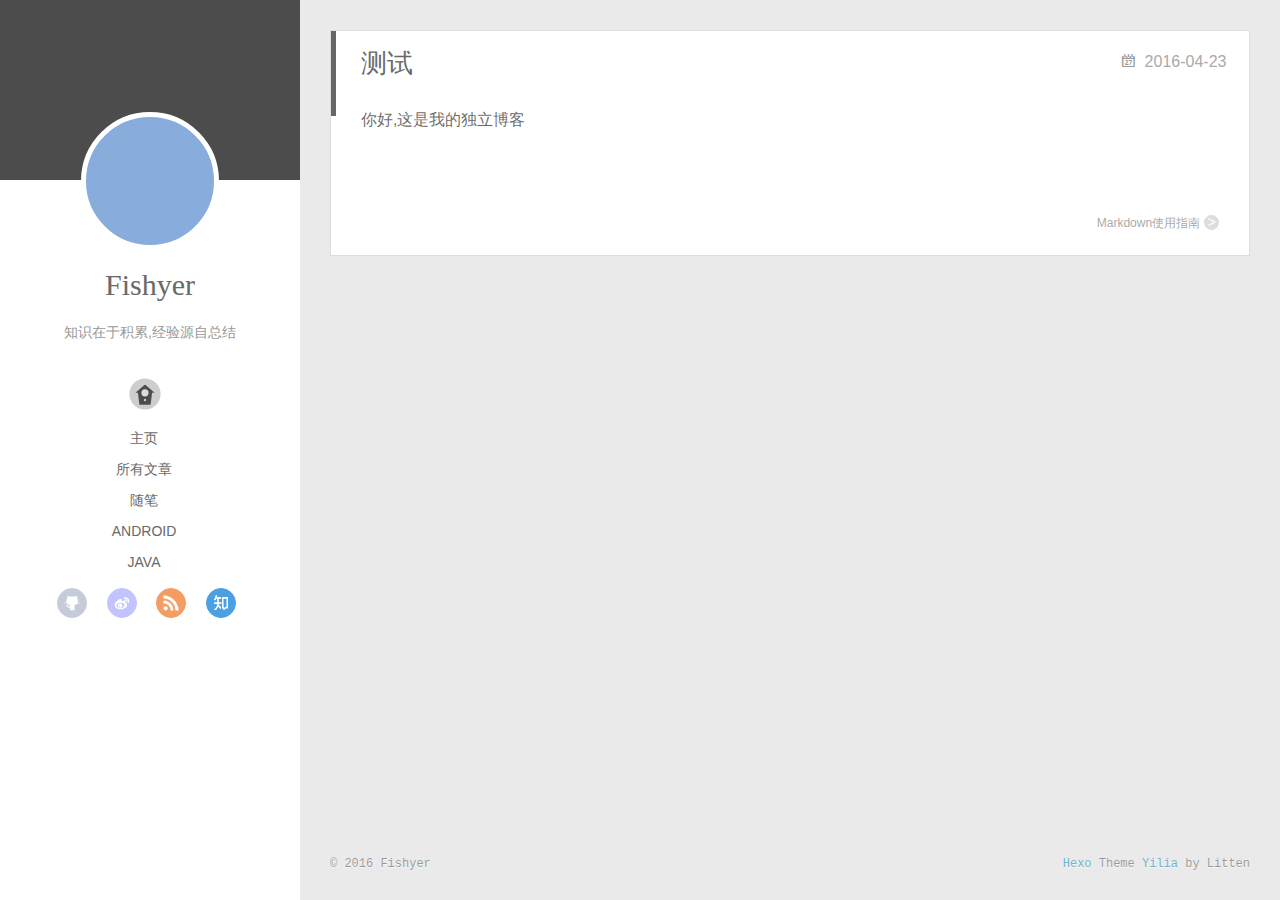
<file: 2016/04/23/测试/index.html>
<!DOCTYPE html>
<html>
<head>
  <meta charset="utf-8">
  
  <meta http-equiv="X-UA-Compatible" content="IE=edge" >
  <title>测试 | 天然鱼</title>
  <meta name="viewport" content="width=device-width, initial-scale=1, maximum-scale=1">
  <meta name="description" content="你好,这是我的独立博客">
<meta property="og:type" content="article">
<meta property="og:title" content="测试">
<meta property="og:url" content="http://yoursite.com/2016/04/23/测试/index.html">
<meta property="og:site_name" content="天然鱼">
<meta property="og:description" content="你好,这是我的独立博客">
<meta property="og:updated_time" content="2016-04-22T20:49:15.000Z">
<meta name="twitter:card" content="summary">
<meta name="twitter:title" content="测试">
<meta name="twitter:description" content="你好,这是我的独立博客">
  
    <link rel="alternative" href="/atom.xml" title="天然鱼" type="application/atom+xml">
  
  
    <link rel="icon" href="/favicon.png">
  
  <link rel="stylesheet" href="/css/style.css">
</head>

<body>
  <div id="container">
    <div class="left-col">
    <div class="overlay"></div>
<div class="intrude-less">
	<header id="header" class="inner">
		<a href="/" class="profilepic">
			
			<img lazy-src="http://avatar.csdn.net/0/4/F/1_fisher0113.jpg" class="js-avatar">
			
		</a>

		<hgroup>
		  <h1 class="header-author"><a href="/">Fishyer</a></h1>
		</hgroup>

		
		<p class="header-subtitle">知识在于积累,经验源自总结</p>
		

		
			<div class="switch-btn">
				<div class="icon">
					<div class="icon-ctn">
						<div class="icon-wrap icon-house" data-idx="0">
							<div class="birdhouse"></div>
							<div class="birdhouse_holes"></div>
						</div>
						<div class="icon-wrap icon-ribbon hide" data-idx="1">
							<div class="ribbon"></div>
						</div>
						
						<div class="icon-wrap icon-link hide" data-idx="2">
							<div class="loopback_l"></div>
							<div class="loopback_r"></div>
						</div>
						
						
						<div class="icon-wrap icon-me hide" data-idx="3">
							<div class="user"></div>
							<div class="shoulder"></div>
						</div>
						
					</div>
					
				</div>
				<div class="tips-box hide">
					<div class="tips-arrow"></div>
					<ul class="tips-inner">
						<li>Menu</li>
						<li>Tags</li>
						
						<li>Links</li>
						
						
						<li>About</li>
						
					</ul>
				</div>
			</div>
		

		<div class="switch-area">
			<div class="switch-wrap">
				<section class="switch-part switch-part1">
					<nav class="header-menu">
						<ul>
						
							<li><a href="/">主页</a></li>
				        
							<li><a href="/archives">所有文章</a></li>
				        
							<li><a href="/tags/随笔">随笔</a></li>
				        
							<li><a href="/tags/android">android</a></li>
				        
							<li><a href="/tags/java">java</a></li>
				        
						</ul>
					</nav>
					<nav class="header-nav">
						<div class="social">
							
								<a class="github" target="_blank" href="https://github.com/Tianranyu" title="github">github</a>
					        
								<a class="weibo" target="_blank" href="http://www.weibo.com/2643215417" title="weibo">weibo</a>
					        
								<a class="rss" target="_blank" href="#" title="rss">rss</a>
					        
								<a class="zhihu" target="_blank" href="http://www.zhihu.com/people/xu-zhi-75-83" title="zhihu">zhihu</a>
					        
						</div>
					</nav>
				</section>
				
				
				<section class="switch-part switch-part2">
					<div class="widget tagcloud" id="js-tagcloud">
						
					</div>
				</section>
				
				
				
				<section class="switch-part switch-part3">
					<div id="js-friends">
					
			          <a target="_blank" class="main-nav-link switch-friends-link" href="http://kermit95.github.io/">王凯的博客</a>
			        
			          <a target="_blank" class="main-nav-link switch-friends-link" href="http://zane96.github.io/">徐志的博客</a>
			        
			        </div>
				</section>
				

				
				
				<section class="switch-part switch-part4">
				
					<div id="js-aboutme">疯狂源自梦想,技术成就辉煌</div>
				</section>
				
			</div>
		</div>
	</header>				
</div>

    </div>
    <div class="mid-col">
      <nav id="mobile-nav">
  	<div class="overlay">
  		<div class="slider-trigger"></div>
  		<h1 class="header-author js-mobile-header hide">Fishyer</h1>
  	</div>
	<div class="intrude-less">
		<header id="header" class="inner">
			<div class="profilepic">
			
				<img lazy-src="http://avatar.csdn.net/0/4/F/1_fisher0113.jpg" class="js-avatar">
			
			</div>
			<hgroup>
			  <h1 class="header-author">Fishyer</h1>
			</hgroup>
			
			<p class="header-subtitle">知识在于积累,经验源自总结</p>
			
			<nav class="header-menu">
				<ul>
				
					<li><a href="/">主页</a></li>
		        
					<li><a href="/archives">所有文章</a></li>
		        
					<li><a href="/tags/随笔">随笔</a></li>
		        
					<li><a href="/tags/android">android</a></li>
		        
					<li><a href="/tags/java">java</a></li>
		        
		        <div class="clearfix"></div>
				</ul>
			</nav>
			<nav class="header-nav">
				<div class="social">
					
						<a class="github" target="_blank" href="https://github.com/Tianranyu" title="github">github</a>
			        
						<a class="weibo" target="_blank" href="http://www.weibo.com/2643215417" title="weibo">weibo</a>
			        
						<a class="rss" target="_blank" href="#" title="rss">rss</a>
			        
						<a class="zhihu" target="_blank" href="http://www.zhihu.com/people/xu-zhi-75-83" title="zhihu">zhihu</a>
			        
				</div>
			</nav>
		</header>				
	</div>
</nav>

      <div class="body-wrap"><article id="post-测试" class="article article-type-post" itemscope itemprop="blogPost">
  
    <div class="article-meta">
      <a href="/2016/04/23/测试/" class="article-date">
  	<time datetime="2016-04-22T20:48:56.000Z" itemprop="datePublished">2016-04-23</time>
</a>
    </div>
  
  <div class="article-inner">
    
      <input type="hidden" class="isFancy" />
    
    
      <header class="article-header">
        
  
    <h1 class="article-title" itemprop="name">
      测试
    </h1>
  

      </header>
      
      <div class="article-info article-info-post">
        
        

        <div class="clearfix"></div>
      </div>
      
    
    <div class="article-entry" itemprop="articleBody">
      
        <p>你好,这是我的独立博客</p>

      
    </div>
    
  </div>
  
    
<nav id="article-nav">
  
  
    <a href="/2016/04/23/独立博客搭建指南/" id="article-nav-older" class="article-nav-link-wrap">
      <div class="article-nav-title">Markdown使用指南</div>
      <strong class="article-nav-caption">></strong>
    </a>
  
</nav>

  
</article>






<div class="duoshuo">
	<!-- 多说评论框 start -->
	<div class="ds-thread" data-thread-key="测试" data-title="测试" data-url="http://yoursite.com/2016/04/23/测试/"></div>
	<!-- 多说评论框 end -->
	<!-- 多说公共JS代码 start (一个网页只需插入一次) -->
	<script type="text/javascript">
	var duoshuoQuery = {short_name:"true"};
	(function() {
		var ds = document.createElement('script');
		ds.type = 'text/javascript';ds.async = true;
		ds.src = (document.location.protocol == 'https:' ? 'https:' : 'http:') + '//static.duoshuo.com/embed.js';
		ds.charset = 'UTF-8';
		(document.getElementsByTagName('head')[0] 
		 || document.getElementsByTagName('body')[0]).appendChild(ds);
	})();
	</script>
	<!-- 多说公共JS代码 end -->
</div>




</div>
      <footer id="footer">
  <div class="outer">
    <div id="footer-info">
    	<div class="footer-left">
    		&copy; 2016 Fishyer
    	</div>
      	<div class="footer-right">
      		<a href="http://hexo.io/" target="_blank">Hexo</a>  Theme <a href="https://github.com/litten/hexo-theme-yilia" target="_blank">Yilia</a> by Litten
      	</div>
    </div>
  </div>
</footer>
    </div>
    
  <link rel="stylesheet" href="/fancybox/jquery.fancybox.css">


<script>
	var yiliaConfig = {
		fancybox: true,
		mathjax: true,
		animate: true,
		isHome: false,
		isPost: true,
		isArchive: false,
		isTag: false,
		isCategory: false,
		open_in_new: false
	}
</script>
<script src="http://7.url.cn/edu/jslib/comb/require-2.1.6,jquery-1.9.1.min.js"></script>
<script src="/js/main.js"></script>






<script type="text/x-mathjax-config">
MathJax.Hub.Config({
    tex2jax: {
        inlineMath: [ ['$','$'], ["\\(","\\)"]  ],
        processEscapes: true,
        skipTags: ['script', 'noscript', 'style', 'textarea', 'pre', 'code']
    }
});

MathJax.Hub.Queue(function() {
    var all = MathJax.Hub.getAllJax(), i;
    for(i=0; i < all.length; i += 1) {
        all[i].SourceElement().parentNode.className += ' has-jax';                 
    }       
});
</script>

<script type="text/javascript" src="http://cdn.mathjax.org/mathjax/latest/MathJax.js?config=TeX-AMS-MML_HTMLorMML">
</script>


  </div>
</body>
</html>
</file>
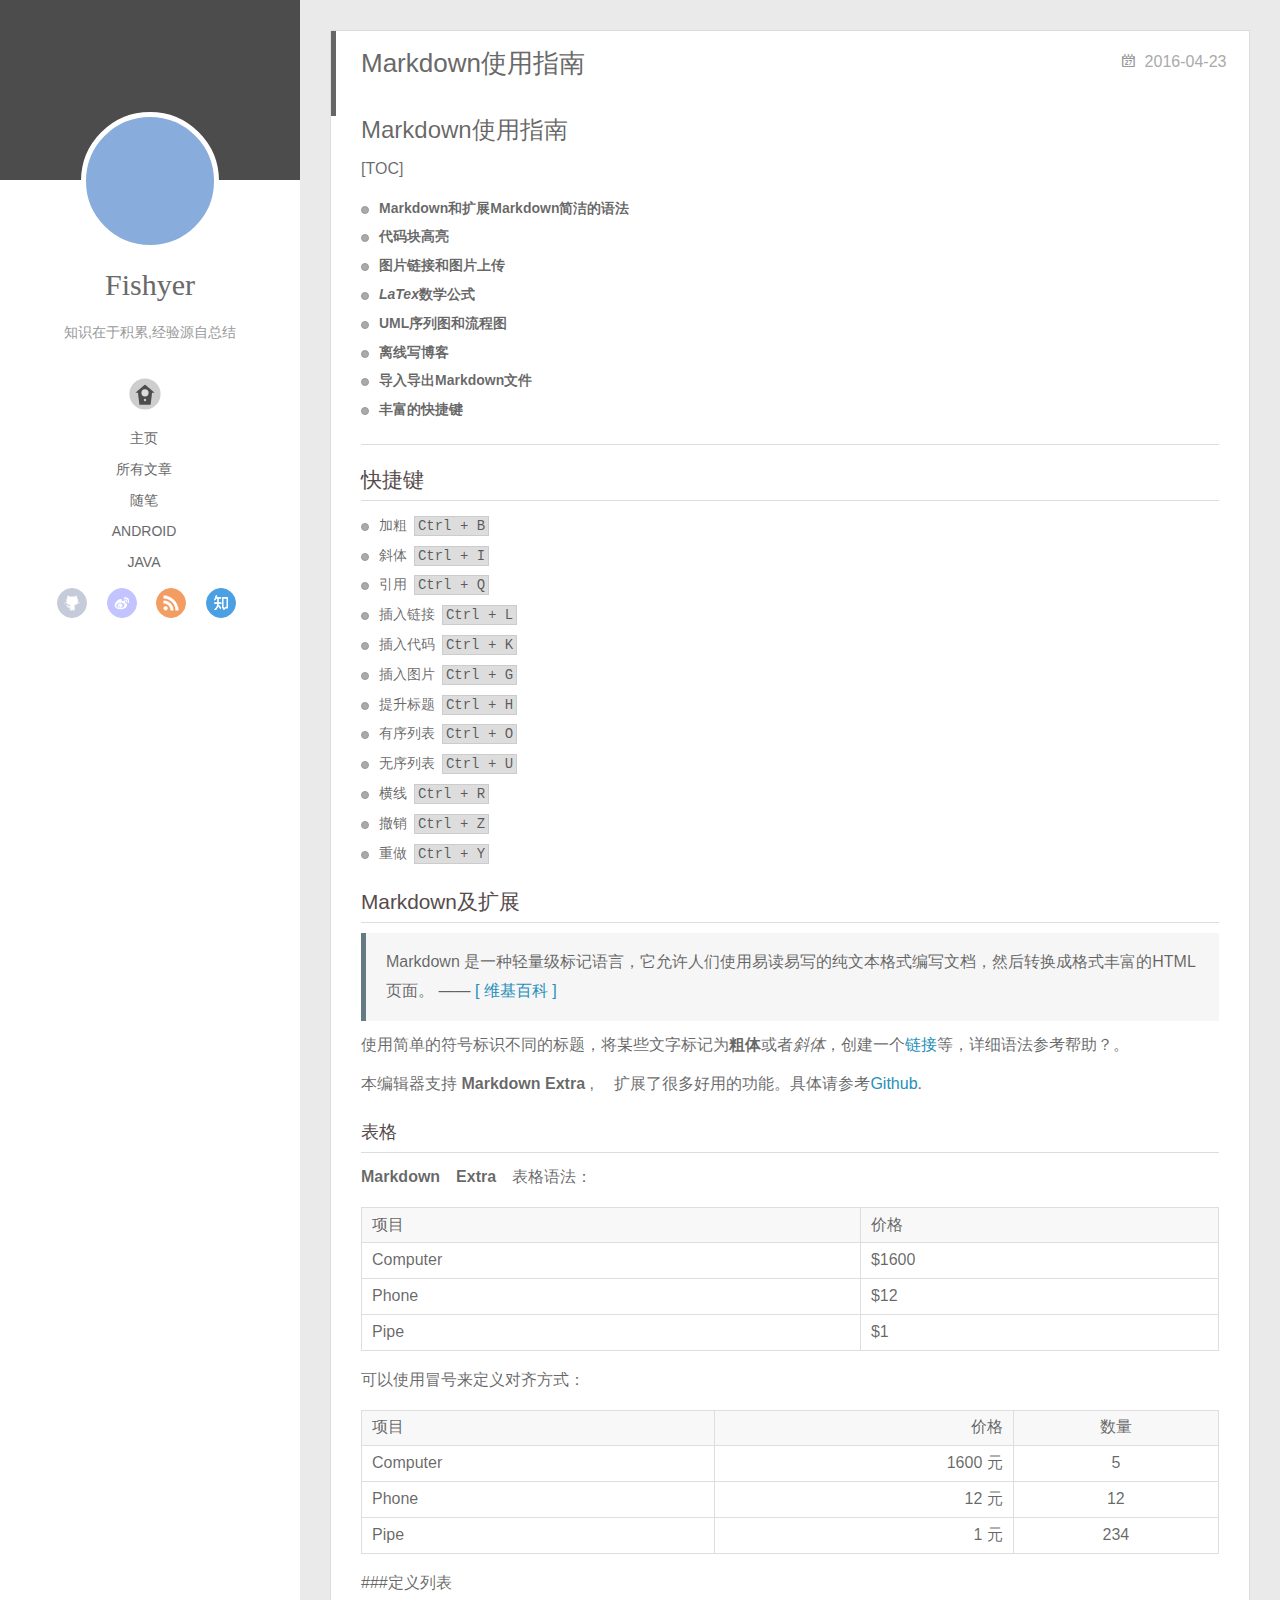
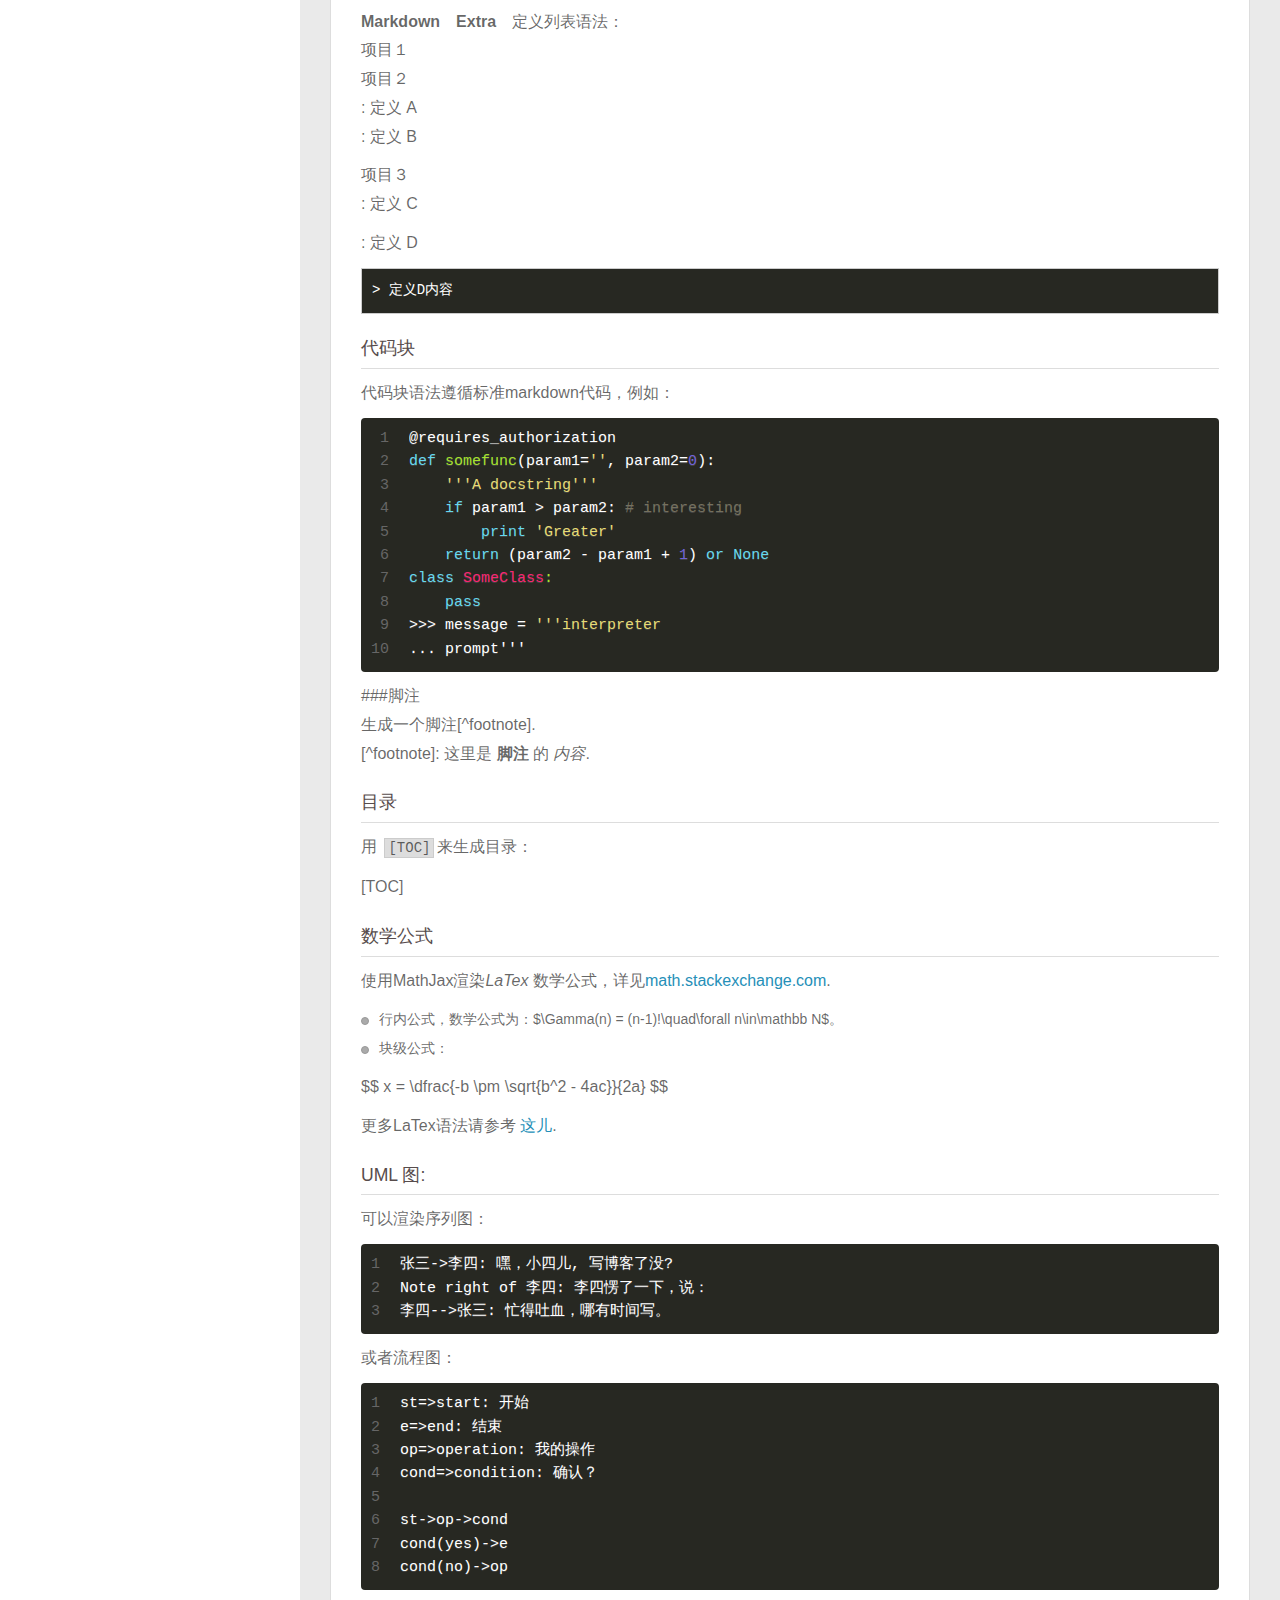
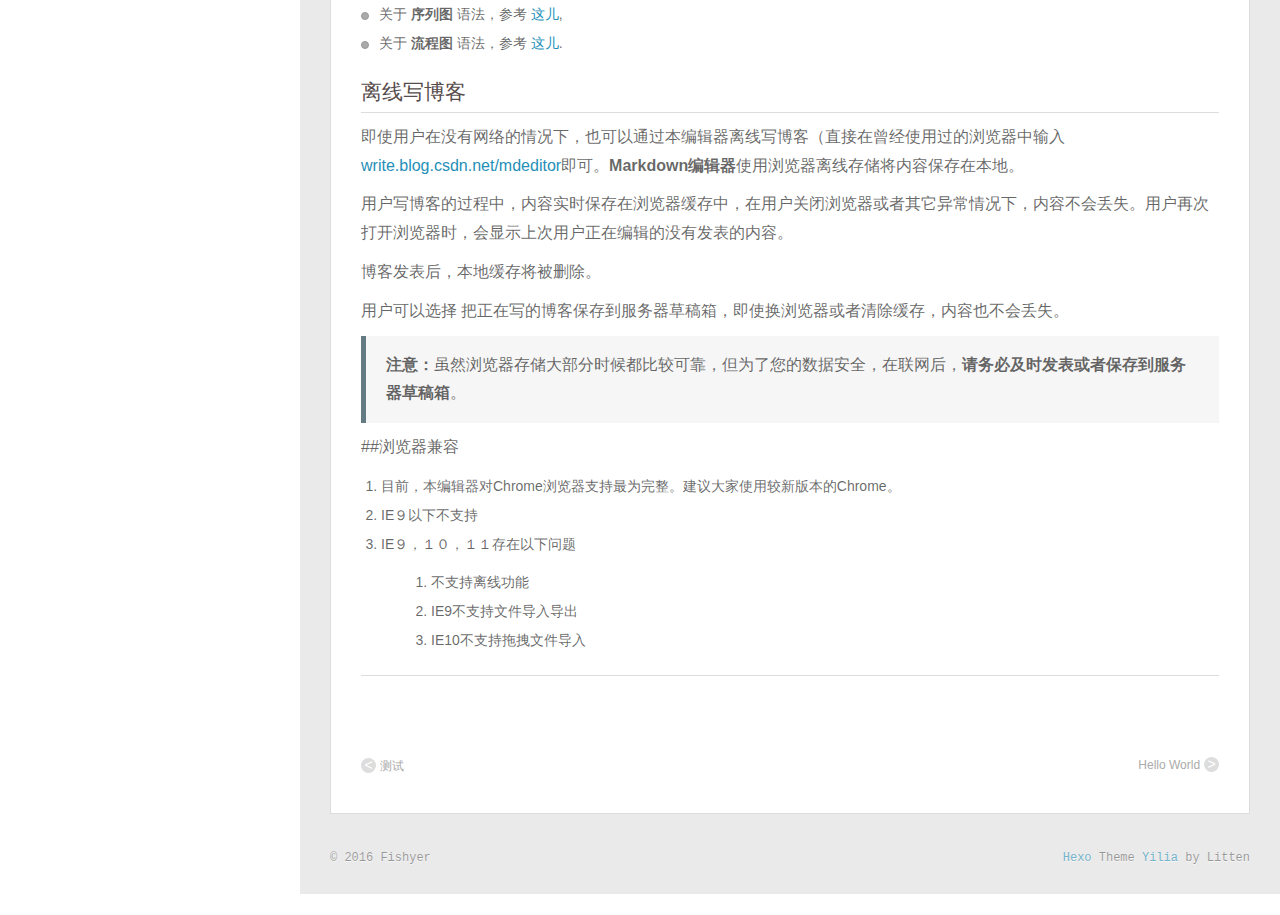
<file: 2016/04/23/独立博客搭建指南/index.html>
<!DOCTYPE html>
<html>
<head>
  <meta charset="utf-8">
  
  <meta http-equiv="X-UA-Compatible" content="IE=edge" >
  <title>Markdown使用指南 | 天然鱼</title>
  <meta name="viewport" content="width=device-width, initial-scale=1, maximum-scale=1">
  <meta name="description" content="Markdown使用指南[TOC]

Markdown和扩展Markdown简洁的语法
代码块高亮
图片链接和图片上传
LaTex数学公式
UML序列图和流程图
离线写博客
导入导出Markdown文件
丰富的快捷键


快捷键
加粗    Ctrl + B
斜体    Ctrl + I
引用    Ctrl + Q
插入链接    Ctrl + L
插入代码    Ctrl + K
插入图片">
<meta property="og:type" content="article">
<meta property="og:title" content="Markdown使用指南">
<meta property="og:url" content="http://yoursite.com/2016/04/23/独立博客搭建指南/index.html">
<meta property="og:site_name" content="天然鱼">
<meta property="og:description" content="Markdown使用指南[TOC]

Markdown和扩展Markdown简洁的语法
代码块高亮
图片链接和图片上传
LaTex数学公式
UML序列图和流程图
离线写博客
导入导出Markdown文件
丰富的快捷键


快捷键
加粗    Ctrl + B
斜体    Ctrl + I
引用    Ctrl + Q
插入链接    Ctrl + L
插入代码    Ctrl + K
插入图片">
<meta property="og:updated_time" content="2016-04-22T20:37:51.000Z">
<meta name="twitter:card" content="summary">
<meta name="twitter:title" content="Markdown使用指南">
<meta name="twitter:description" content="Markdown使用指南[TOC]

Markdown和扩展Markdown简洁的语法
代码块高亮
图片链接和图片上传
LaTex数学公式
UML序列图和流程图
离线写博客
导入导出Markdown文件
丰富的快捷键


快捷键
加粗    Ctrl + B
斜体    Ctrl + I
引用    Ctrl + Q
插入链接    Ctrl + L
插入代码    Ctrl + K
插入图片">
  
    <link rel="alternative" href="/atom.xml" title="天然鱼" type="application/atom+xml">
  
  
    <link rel="icon" href="/favicon.png">
  
  <link rel="stylesheet" href="/css/style.css">
</head>

<body>
  <div id="container">
    <div class="left-col">
    <div class="overlay"></div>
<div class="intrude-less">
	<header id="header" class="inner">
		<a href="/" class="profilepic">
			
			<img lazy-src="http://avatar.csdn.net/0/4/F/1_fisher0113.jpg" class="js-avatar">
			
		</a>

		<hgroup>
		  <h1 class="header-author"><a href="/">Fishyer</a></h1>
		</hgroup>

		
		<p class="header-subtitle">知识在于积累,经验源自总结</p>
		

		
			<div class="switch-btn">
				<div class="icon">
					<div class="icon-ctn">
						<div class="icon-wrap icon-house" data-idx="0">
							<div class="birdhouse"></div>
							<div class="birdhouse_holes"></div>
						</div>
						<div class="icon-wrap icon-ribbon hide" data-idx="1">
							<div class="ribbon"></div>
						</div>
						
						<div class="icon-wrap icon-link hide" data-idx="2">
							<div class="loopback_l"></div>
							<div class="loopback_r"></div>
						</div>
						
						
						<div class="icon-wrap icon-me hide" data-idx="3">
							<div class="user"></div>
							<div class="shoulder"></div>
						</div>
						
					</div>
					
				</div>
				<div class="tips-box hide">
					<div class="tips-arrow"></div>
					<ul class="tips-inner">
						<li>Menu</li>
						<li>Tags</li>
						
						<li>Links</li>
						
						
						<li>About</li>
						
					</ul>
				</div>
			</div>
		

		<div class="switch-area">
			<div class="switch-wrap">
				<section class="switch-part switch-part1">
					<nav class="header-menu">
						<ul>
						
							<li><a href="/">主页</a></li>
				        
							<li><a href="/archives">所有文章</a></li>
				        
							<li><a href="/tags/随笔">随笔</a></li>
				        
							<li><a href="/tags/android">android</a></li>
				        
							<li><a href="/tags/java">java</a></li>
				        
						</ul>
					</nav>
					<nav class="header-nav">
						<div class="social">
							
								<a class="github" target="_blank" href="https://github.com/Tianranyu" title="github">github</a>
					        
								<a class="weibo" target="_blank" href="http://www.weibo.com/2643215417" title="weibo">weibo</a>
					        
								<a class="rss" target="_blank" href="#" title="rss">rss</a>
					        
								<a class="zhihu" target="_blank" href="http://www.zhihu.com/people/xu-zhi-75-83" title="zhihu">zhihu</a>
					        
						</div>
					</nav>
				</section>
				
				
				<section class="switch-part switch-part2">
					<div class="widget tagcloud" id="js-tagcloud">
						
					</div>
				</section>
				
				
				
				<section class="switch-part switch-part3">
					<div id="js-friends">
					
			          <a target="_blank" class="main-nav-link switch-friends-link" href="http://kermit95.github.io/">王凯的博客</a>
			        
			          <a target="_blank" class="main-nav-link switch-friends-link" href="http://zane96.github.io/">徐志的博客</a>
			        
			        </div>
				</section>
				

				
				
				<section class="switch-part switch-part4">
				
					<div id="js-aboutme">疯狂源自梦想,技术成就辉煌</div>
				</section>
				
			</div>
		</div>
	</header>				
</div>

    </div>
    <div class="mid-col">
      <nav id="mobile-nav">
  	<div class="overlay">
  		<div class="slider-trigger"></div>
  		<h1 class="header-author js-mobile-header hide">Fishyer</h1>
  	</div>
	<div class="intrude-less">
		<header id="header" class="inner">
			<div class="profilepic">
			
				<img lazy-src="http://avatar.csdn.net/0/4/F/1_fisher0113.jpg" class="js-avatar">
			
			</div>
			<hgroup>
			  <h1 class="header-author">Fishyer</h1>
			</hgroup>
			
			<p class="header-subtitle">知识在于积累,经验源自总结</p>
			
			<nav class="header-menu">
				<ul>
				
					<li><a href="/">主页</a></li>
		        
					<li><a href="/archives">所有文章</a></li>
		        
					<li><a href="/tags/随笔">随笔</a></li>
		        
					<li><a href="/tags/android">android</a></li>
		        
					<li><a href="/tags/java">java</a></li>
		        
		        <div class="clearfix"></div>
				</ul>
			</nav>
			<nav class="header-nav">
				<div class="social">
					
						<a class="github" target="_blank" href="https://github.com/Tianranyu" title="github">github</a>
			        
						<a class="weibo" target="_blank" href="http://www.weibo.com/2643215417" title="weibo">weibo</a>
			        
						<a class="rss" target="_blank" href="#" title="rss">rss</a>
			        
						<a class="zhihu" target="_blank" href="http://www.zhihu.com/people/xu-zhi-75-83" title="zhihu">zhihu</a>
			        
				</div>
			</nav>
		</header>				
	</div>
</nav>

      <div class="body-wrap"><article id="post-独立博客搭建指南" class="article article-type-post" itemscope itemprop="blogPost">
  
    <div class="article-meta">
      <a href="/2016/04/23/独立博客搭建指南/" class="article-date">
  	<time datetime="2016-04-22T20:34:56.000Z" itemprop="datePublished">2016-04-23</time>
</a>
    </div>
  
  <div class="article-inner">
    
      <input type="hidden" class="isFancy" />
    
    
      <header class="article-header">
        
  
    <h1 class="article-title" itemprop="name">
      Markdown使用指南
    </h1>
  

      </header>
      
      <div class="article-info article-info-post">
        
        

        <div class="clearfix"></div>
      </div>
      
    
    <div class="article-entry" itemprop="articleBody">
      
        <h1 id="Markdown使用指南"><a href="#Markdown使用指南" class="headerlink" title="Markdown使用指南"></a>Markdown使用指南</h1><p>[TOC]</p>
<ul>
<li><strong>Markdown和扩展Markdown简洁的语法</strong></li>
<li><strong>代码块高亮</strong></li>
<li><strong>图片链接和图片上传</strong></li>
<li><strong><em>LaTex</em>数学公式</strong></li>
<li><strong>UML序列图和流程图</strong></li>
<li><strong>离线写博客</strong></li>
<li><strong>导入导出Markdown文件</strong></li>
<li><strong>丰富的快捷键</strong></li>
</ul>
<hr>
<h2 id="快捷键"><a href="#快捷键" class="headerlink" title="快捷键"></a>快捷键</h2><ul>
<li>加粗    <code>Ctrl + B</code></li>
<li>斜体    <code>Ctrl + I</code></li>
<li>引用    <code>Ctrl + Q</code></li>
<li>插入链接    <code>Ctrl + L</code></li>
<li>插入代码    <code>Ctrl + K</code></li>
<li>插入图片    <code>Ctrl + G</code></li>
<li>提升标题    <code>Ctrl + H</code></li>
<li>有序列表    <code>Ctrl + O</code></li>
<li>无序列表    <code>Ctrl + U</code></li>
<li>横线    <code>Ctrl + R</code></li>
<li>撤销    <code>Ctrl + Z</code></li>
<li>重做    <code>Ctrl + Y</code></li>
</ul>
<h2 id="Markdown及扩展"><a href="#Markdown及扩展" class="headerlink" title="Markdown及扩展"></a>Markdown及扩展</h2><blockquote>
<p>Markdown 是一种轻量级标记语言，它允许人们使用易读易写的纯文本格式编写文档，然后转换成格式丰富的HTML页面。    —— <a href="https://zh.wikipedia.org/wiki/Markdown" target="_blank"> [ 维基百科 ]</a></p>
</blockquote>
<p>使用简单的符号标识不同的标题，将某些文字标记为<strong>粗体</strong>或者<em>斜体</em>，创建一个<a href="http://www.csdn.net" target="_blank" rel="external">链接</a>等，详细语法参考帮助？。</p>
<p>本编辑器支持 <strong>Markdown Extra</strong> , 　扩展了很多好用的功能。具体请参考<a href="https://github.com/jmcmanus/pagedown-extra" title="Pagedown Extra" target="_blank" rel="external">Github</a>.</p>
<h3 id="表格"><a href="#表格" class="headerlink" title="表格"></a>表格</h3><p><strong>Markdown　Extra</strong>　表格语法：</p>
<table>
<thead>
<tr>
<th>项目</th>
<th>价格</th>
</tr>
</thead>
<tbody>
<tr>
<td>Computer</td>
<td>$1600</td>
</tr>
<tr>
<td>Phone</td>
<td>$12</td>
</tr>
<tr>
<td>Pipe</td>
<td>$1</td>
</tr>
</tbody>
</table>
<p>可以使用冒号来定义对齐方式：</p>
<table>
<thead>
<tr>
<th style="text-align:left">项目</th>
<th style="text-align:right">价格</th>
<th style="text-align:center">数量</th>
</tr>
</thead>
<tbody>
<tr>
<td style="text-align:left">Computer</td>
<td style="text-align:right">1600 元</td>
<td style="text-align:center">5</td>
</tr>
<tr>
<td style="text-align:left">Phone</td>
<td style="text-align:right">12 元</td>
<td style="text-align:center">12</td>
</tr>
<tr>
<td style="text-align:left">Pipe</td>
<td style="text-align:right">1 元</td>
<td style="text-align:center">234</td>
</tr>
</tbody>
</table>
<p>###定义列表</p>
<p><strong>Markdown　Extra</strong>　定义列表语法：<br>项目１<br>项目２<br>:   定义 A<br>:   定义 B</p>
<p>项目３<br>:   定义 C</p>
<p>:   定义 D</p>
<pre><code>&gt; 定义D内容
</code></pre><h3 id="代码块"><a href="#代码块" class="headerlink" title="代码块"></a>代码块</h3><p>代码块语法遵循标准markdown代码，例如：<br><figure class="highlight python"><table><tr><td class="gutter"><pre><span class="line">1</span><br><span class="line">2</span><br><span class="line">3</span><br><span class="line">4</span><br><span class="line">5</span><br><span class="line">6</span><br><span class="line">7</span><br><span class="line">8</span><br><span class="line">9</span><br><span class="line">10</span><br></pre></td><td class="code"><pre><span class="line"><span class="meta">@requires_authorization</span></span><br><span class="line"><span class="function"><span class="keyword">def</span> <span class="title">somefunc</span><span class="params">(param1=<span class="string">''</span>, param2=<span class="number">0</span>)</span>:</span></span><br><span class="line">    <span class="string">'''A docstring'''</span></span><br><span class="line">    <span class="keyword">if</span> param1 &gt; param2: <span class="comment"># interesting</span></span><br><span class="line">        <span class="keyword">print</span> <span class="string">'Greater'</span></span><br><span class="line">    <span class="keyword">return</span> (param2 - param1 + <span class="number">1</span>) <span class="keyword">or</span> <span class="keyword">None</span></span><br><span class="line"><span class="class"><span class="keyword">class</span> <span class="title">SomeClass</span>:</span></span><br><span class="line">    <span class="keyword">pass</span></span><br><span class="line"><span class="meta">&gt;&gt;&gt; </span>message = <span class="string">'''interpreter</span><br><span class="line"><span class="meta">... </span>prompt'''</span></span><br></pre></td></tr></table></figure></p>
<p>###脚注<br>生成一个脚注[^footnote].<br>  [^footnote]: 这里是 <strong>脚注</strong> 的 <em>内容</em>.</p>
<h3 id="目录"><a href="#目录" class="headerlink" title="目录"></a>目录</h3><p>用 <code>[TOC]</code>来生成目录：</p>
<p>[TOC]</p>
<h3 id="数学公式"><a href="#数学公式" class="headerlink" title="数学公式"></a>数学公式</h3><p>使用MathJax渲染<em>LaTex</em> 数学公式，详见<a href="http://math.stackexchange.com/" target="_blank" rel="external">math.stackexchange.com</a>.</p>
<ul>
<li>行内公式，数学公式为：$\Gamma(n) = (n-1)!\quad\forall n\in\mathbb N$。</li>
<li>块级公式：</li>
</ul>
<p>$$    x = \dfrac{-b \pm \sqrt{b^2 - 4ac}}{2a} $$</p>
<p>更多LaTex语法请参考 <a href="http://meta.math.stackexchange.com/questions/5020/mathjax-basic-tutorial-and-quick-reference" target="_blank" rel="external">这儿</a>.</p>
<h3 id="UML-图"><a href="#UML-图" class="headerlink" title="UML 图:"></a>UML 图:</h3><p>可以渲染序列图：</p>
<figure class="highlight plain"><table><tr><td class="gutter"><pre><span class="line">1</span><br><span class="line">2</span><br><span class="line">3</span><br></pre></td><td class="code"><pre><span class="line">张三-&gt;李四: 嘿，小四儿, 写博客了没?</span><br><span class="line">Note right of 李四: 李四愣了一下，说：</span><br><span class="line">李四--&gt;张三: 忙得吐血，哪有时间写。</span><br></pre></td></tr></table></figure>
<p>或者流程图：</p>
<figure class="highlight plain"><table><tr><td class="gutter"><pre><span class="line">1</span><br><span class="line">2</span><br><span class="line">3</span><br><span class="line">4</span><br><span class="line">5</span><br><span class="line">6</span><br><span class="line">7</span><br><span class="line">8</span><br></pre></td><td class="code"><pre><span class="line">st=&gt;start: 开始</span><br><span class="line">e=&gt;end: 结束</span><br><span class="line">op=&gt;operation: 我的操作</span><br><span class="line">cond=&gt;condition: 确认？</span><br><span class="line"></span><br><span class="line">st-&gt;op-&gt;cond</span><br><span class="line">cond(yes)-&gt;e</span><br><span class="line">cond(no)-&gt;op</span><br></pre></td></tr></table></figure>
<ul>
<li>关于 <strong>序列图</strong> 语法，参考 <a href="http://bramp.github.io/js-sequence-diagrams/" target="_blank" rel="external">这儿</a>,</li>
<li>关于 <strong>流程图</strong> 语法，参考 <a href="http://adrai.github.io/flowchart.js/" target="_blank" rel="external">这儿</a>.</li>
</ul>
<h2 id="离线写博客"><a href="#离线写博客" class="headerlink" title="离线写博客"></a>离线写博客</h2><p>即使用户在没有网络的情况下，也可以通过本编辑器离线写博客（直接在曾经使用过的浏览器中输入<a href="http://write.blog.csdn.net/mdeditor" target="_blank" rel="external">write.blog.csdn.net/mdeditor</a>即可。<strong>Markdown编辑器</strong>使用浏览器离线存储将内容保存在本地。</p>
<p>用户写博客的过程中，内容实时保存在浏览器缓存中，在用户关闭浏览器或者其它异常情况下，内容不会丢失。用户再次打开浏览器时，会显示上次用户正在编辑的没有发表的内容。</p>
<p>博客发表后，本地缓存将被删除。　</p>
<p>用户可以选择 <i class="icon-disk"></i> 把正在写的博客保存到服务器草稿箱，即使换浏览器或者清除缓存，内容也不会丢失。</p>
<blockquote>
<p><strong>注意：</strong>虽然浏览器存储大部分时候都比较可靠，但为了您的数据安全，在联网后，<strong>请务必及时发表或者保存到服务器草稿箱</strong>。</p>
</blockquote>
<p>##浏览器兼容</p>
<ol>
<li>目前，本编辑器对Chrome浏览器支持最为完整。建议大家使用较新版本的Chrome。</li>
<li>IE９以下不支持</li>
<li>IE９，１０，１１存在以下问题<ol>
<li>不支持离线功能</li>
<li>IE9不支持文件导入导出</li>
<li>IE10不支持拖拽文件导入</li>
</ol>
</li>
</ol>
<hr>

      
    </div>
    
  </div>
  
    
<nav id="article-nav">
  
    <a href="/2016/04/23/测试/" id="article-nav-newer" class="article-nav-link-wrap">
      <strong class="article-nav-caption"><</strong>
      <div class="article-nav-title">
        
          测试
        
      </div>
    </a>
  
  
    <a href="/2016/04/23/hello-world/" id="article-nav-older" class="article-nav-link-wrap">
      <div class="article-nav-title">Hello World</div>
      <strong class="article-nav-caption">></strong>
    </a>
  
</nav>

  
</article>






<div class="duoshuo">
	<!-- 多说评论框 start -->
	<div class="ds-thread" data-thread-key="独立博客搭建指南" data-title="Markdown使用指南" data-url="http://yoursite.com/2016/04/23/独立博客搭建指南/"></div>
	<!-- 多说评论框 end -->
	<!-- 多说公共JS代码 start (一个网页只需插入一次) -->
	<script type="text/javascript">
	var duoshuoQuery = {short_name:"true"};
	(function() {
		var ds = document.createElement('script');
		ds.type = 'text/javascript';ds.async = true;
		ds.src = (document.location.protocol == 'https:' ? 'https:' : 'http:') + '//static.duoshuo.com/embed.js';
		ds.charset = 'UTF-8';
		(document.getElementsByTagName('head')[0] 
		 || document.getElementsByTagName('body')[0]).appendChild(ds);
	})();
	</script>
	<!-- 多说公共JS代码 end -->
</div>




</div>
      <footer id="footer">
  <div class="outer">
    <div id="footer-info">
    	<div class="footer-left">
    		&copy; 2016 Fishyer
    	</div>
      	<div class="footer-right">
      		<a href="http://hexo.io/" target="_blank">Hexo</a>  Theme <a href="https://github.com/litten/hexo-theme-yilia" target="_blank">Yilia</a> by Litten
      	</div>
    </div>
  </div>
</footer>
    </div>
    
  <link rel="stylesheet" href="/fancybox/jquery.fancybox.css">


<script>
	var yiliaConfig = {
		fancybox: true,
		mathjax: true,
		animate: true,
		isHome: false,
		isPost: true,
		isArchive: false,
		isTag: false,
		isCategory: false,
		open_in_new: false
	}
</script>
<script src="http://7.url.cn/edu/jslib/comb/require-2.1.6,jquery-1.9.1.min.js"></script>
<script src="/js/main.js"></script>






<script type="text/x-mathjax-config">
MathJax.Hub.Config({
    tex2jax: {
        inlineMath: [ ['$','$'], ["\\(","\\)"]  ],
        processEscapes: true,
        skipTags: ['script', 'noscript', 'style', 'textarea', 'pre', 'code']
    }
});

MathJax.Hub.Queue(function() {
    var all = MathJax.Hub.getAllJax(), i;
    for(i=0; i < all.length; i += 1) {
        all[i].SourceElement().parentNode.className += ' has-jax';                 
    }       
});
</script>

<script type="text/javascript" src="http://cdn.mathjax.org/mathjax/latest/MathJax.js?config=TeX-AMS-MML_HTMLorMML">
</script>


  </div>
</body>
</html>
</file>
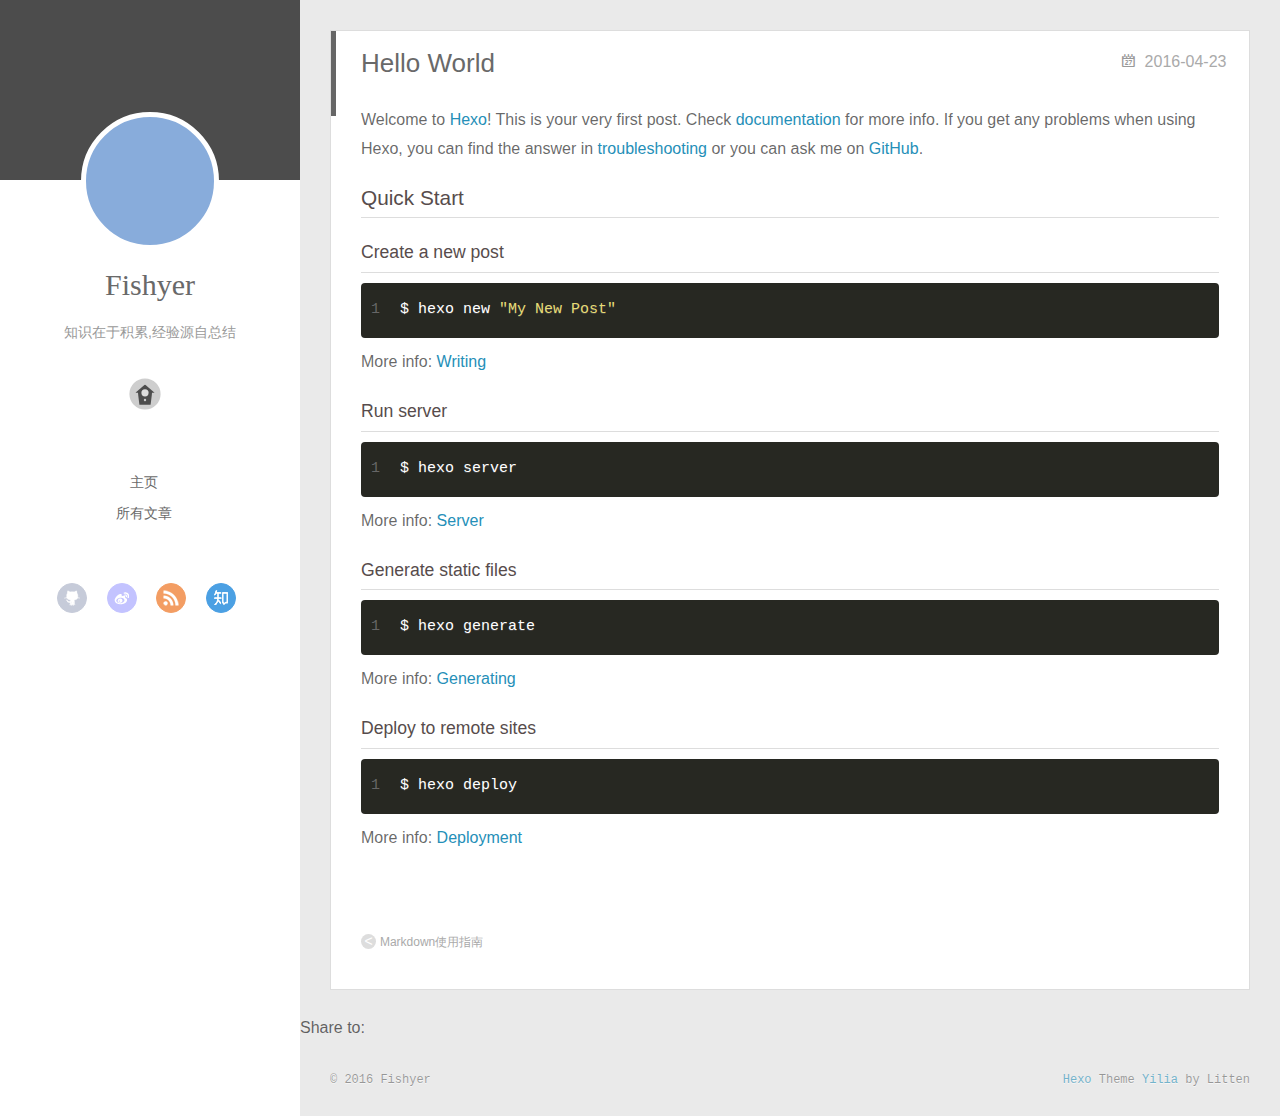
<file: posts/title.html>
<!DOCTYPE html>
<html>
<head>
  <meta charset="utf-8">
  
  <meta http-equiv="X-UA-Compatible" content="IE=edge" >
  <title>Hello World | 天然鱼</title>
  <meta name="viewport" content="width=device-width, initial-scale=1, maximum-scale=1">
  <meta name="description" content="Welcome to Hexo! This is your very first post. Check documentation for more info. If you get any problems when using Hexo, you can find the answer in troubleshooting or you can ask me on GitHub.
Quick">
<meta property="og:type" content="article">
<meta property="og:title" content="Hello World">
<meta property="og:url" content="http://yoururl.com/posts/title.html">
<meta property="og:site_name" content="天然鱼">
<meta property="og:description" content="Welcome to Hexo! This is your very first post. Check documentation for more info. If you get any problems when using Hexo, you can find the answer in troubleshooting or you can ask me on GitHub.
Quick">
<meta property="og:updated_time" content="2016-04-22T18:47:11.000Z">
<meta name="twitter:card" content="summary">
<meta name="twitter:title" content="Hello World">
<meta name="twitter:description" content="Welcome to Hexo! This is your very first post. Check documentation for more info. If you get any problems when using Hexo, you can find the answer in troubleshooting or you can ask me on GitHub.
Quick">
  
    <link rel="alternative" href="/atom.xml" title="天然鱼" type="application/atom+xml">
  
  
    <link rel="icon" href="/favicon.png">
  
  <link rel="stylesheet" href="/css/style.css">
</head>

<body>
  <div id="container">
    <div class="left-col">
    <div class="overlay"></div>
<div class="intrude-less">
	<header id="header" class="inner">
		<a href="/" class="profilepic">
			
			<img lazy-src="http://avatar.csdn.net/0/4/F/1_fisher0113.jpg" class="js-avatar">
			
		</a>

		<hgroup>
		  <h1 class="header-author"><a href="/">Fishyer</a></h1>
		</hgroup>

		
		<p class="header-subtitle">知识在于积累,经验源自总结</p>
		

		
			<div class="switch-btn">
				<div class="icon">
					<div class="icon-ctn">
						<div class="icon-wrap icon-house" data-idx="0">
							<div class="birdhouse"></div>
							<div class="birdhouse_holes"></div>
						</div>
						<div class="icon-wrap icon-ribbon hide" data-idx="1">
							<div class="ribbon"></div>
						</div>
						
						<div class="icon-wrap icon-link hide" data-idx="2">
							<div class="loopback_l"></div>
							<div class="loopback_r"></div>
						</div>
						
						
						<div class="icon-wrap icon-me hide" data-idx="3">
							<div class="user"></div>
							<div class="shoulder"></div>
						</div>
						
					</div>
					
				</div>
				<div class="tips-box hide">
					<div class="tips-arrow"></div>
					<ul class="tips-inner">
						<li>Menu</li>
						<li>Tags</li>
						
						<li>Links</li>
						
						
						<li>About</li>
						
					</ul>
				</div>
			</div>
		

		<div class="switch-area">
			<div class="switch-wrap">
				<section class="switch-part switch-part1">
					<nav class="header-menu">
						<ul>
						
							<li><a href="/">主页</a></li>
				        
							<li><a href="/archives">所有文章</a></li>
				        
						</ul>
					</nav>
					<nav class="header-nav">
						<div class="social">
							
								<a class="github" target="_blank" href="#" title="github">github</a>
					        
								<a class="weibo" target="_blank" href="#" title="weibo">weibo</a>
					        
								<a class="rss" target="_blank" href="#" title="rss">rss</a>
					        
								<a class="zhihu" target="_blank" href="#" title="zhihu">zhihu</a>
					        
						</div>
					</nav>
				</section>
				
				
				<section class="switch-part switch-part2">
					<div class="widget tagcloud" id="js-tagcloud">
						
					</div>
				</section>
				
				
				
				<section class="switch-part switch-part3">
					<div id="js-friends">
					
			          <a target="_blank" class="main-nav-link switch-friends-link" href="http://localhost:4000/">奥巴马的博客</a>
			        
			          <a target="_blank" class="main-nav-link switch-friends-link" href="http://localhost:4000/">卡卡的美丽传说</a>
			        
			          <a target="_blank" class="main-nav-link switch-friends-link" href="http://localhost:4000/">本泽马的博客</a>
			        
			          <a target="_blank" class="main-nav-link switch-friends-link" href="http://localhost:4000/">吉格斯的博客</a>
			        
			          <a target="_blank" class="main-nav-link switch-friends-link" href="http://localhost:4000/">习大大大不同</a>
			        
			          <a target="_blank" class="main-nav-link switch-friends-link" href="http://localhost:4000/">托蒂的博客</a>
			        
			        </div>
				</section>
				

				
				
				<section class="switch-part switch-part4">
				
					<div id="js-aboutme">我是谁，我从哪里来，我到哪里去？我就是我，是颜色不一样的吃货…</div>
				</section>
				
			</div>
		</div>
	</header>				
</div>

    </div>
    <div class="mid-col">
      <nav id="mobile-nav">
  	<div class="overlay">
  		<div class="slider-trigger"></div>
  		<h1 class="header-author js-mobile-header hide">Fishyer</h1>
  	</div>
	<div class="intrude-less">
		<header id="header" class="inner">
			<div class="profilepic">
			
				<img lazy-src="http://avatar.csdn.net/0/4/F/1_fisher0113.jpg" class="js-avatar">
			
			</div>
			<hgroup>
			  <h1 class="header-author">Fishyer</h1>
			</hgroup>
			
			<p class="header-subtitle">知识在于积累,经验源自总结</p>
			
			<nav class="header-menu">
				<ul>
				
					<li><a href="/">主页</a></li>
		        
					<li><a href="/archives">所有文章</a></li>
		        
		        <div class="clearfix"></div>
				</ul>
			</nav>
			<nav class="header-nav">
				<div class="social">
					
						<a class="github" target="_blank" href="#" title="github">github</a>
			        
						<a class="weibo" target="_blank" href="#" title="weibo">weibo</a>
			        
						<a class="rss" target="_blank" href="#" title="rss">rss</a>
			        
						<a class="zhihu" target="_blank" href="#" title="zhihu">zhihu</a>
			        
				</div>
			</nav>
		</header>				
	</div>
</nav>

      <div class="body-wrap"><article id="post-hello-world" class="article article-type-post" itemscope itemprop="blogPost">
  
    <div class="article-meta">
      <a href="/posts/title.html" class="article-date">
  	<time datetime="2016-04-22T18:47:11.000Z" itemprop="datePublished">2016-04-23</time>
</a>
    </div>
  
  <div class="article-inner">
    
      <input type="hidden" class="isFancy" />
    
    
      <header class="article-header">
        
  
    <h1 class="article-title" itemprop="name">
      Hello World
    </h1>
  

      </header>
      
      <div class="article-info article-info-post">
        
        

        <div class="clearfix"></div>
      </div>
      
    
    <div class="article-entry" itemprop="articleBody">
      
        <p>Welcome to <a href="https://hexo.io/" target="_blank" rel="external">Hexo</a>! This is your very first post. Check <a href="https://hexo.io/docs/" target="_blank" rel="external">documentation</a> for more info. If you get any problems when using Hexo, you can find the answer in <a href="https://hexo.io/docs/troubleshooting.html" target="_blank" rel="external">troubleshooting</a> or you can ask me on <a href="https://github.com/hexojs/hexo/issues" target="_blank" rel="external">GitHub</a>.</p>
<h2 id="Quick-Start"><a href="#Quick-Start" class="headerlink" title="Quick Start"></a>Quick Start</h2><h3 id="Create-a-new-post"><a href="#Create-a-new-post" class="headerlink" title="Create a new post"></a>Create a new post</h3><figure class="highlight bash"><table><tr><td class="gutter"><pre><span class="line">1</span><br></pre></td><td class="code"><pre><span class="line">$ hexo new <span class="string">"My New Post"</span></span><br></pre></td></tr></table></figure>
<p>More info: <a href="https://hexo.io/docs/writing.html" target="_blank" rel="external">Writing</a></p>
<h3 id="Run-server"><a href="#Run-server" class="headerlink" title="Run server"></a>Run server</h3><figure class="highlight bash"><table><tr><td class="gutter"><pre><span class="line">1</span><br></pre></td><td class="code"><pre><span class="line">$ hexo server</span><br></pre></td></tr></table></figure>
<p>More info: <a href="https://hexo.io/docs/server.html" target="_blank" rel="external">Server</a></p>
<h3 id="Generate-static-files"><a href="#Generate-static-files" class="headerlink" title="Generate static files"></a>Generate static files</h3><figure class="highlight bash"><table><tr><td class="gutter"><pre><span class="line">1</span><br></pre></td><td class="code"><pre><span class="line">$ hexo generate</span><br></pre></td></tr></table></figure>
<p>More info: <a href="https://hexo.io/docs/generating.html" target="_blank" rel="external">Generating</a></p>
<h3 id="Deploy-to-remote-sites"><a href="#Deploy-to-remote-sites" class="headerlink" title="Deploy to remote sites"></a>Deploy to remote sites</h3><figure class="highlight bash"><table><tr><td class="gutter"><pre><span class="line">1</span><br></pre></td><td class="code"><pre><span class="line">$ hexo deploy</span><br></pre></td></tr></table></figure>
<p>More info: <a href="https://hexo.io/docs/deployment.html" target="_blank" rel="external">Deployment</a></p>

      
    </div>
    
  </div>
  
    
<nav id="article-nav">
  
    <a href="/posts/title.html" id="article-nav-newer" class="article-nav-link-wrap">
      <strong class="article-nav-caption"><</strong>
      <div class="article-nav-title">
        
          Markdown使用指南
        
      </div>
    </a>
  
  
</nav>

  
</article>


<div class="share_jia">
	<!-- JiaThis Button BEGIN -->
	<div class="jiathis_style">
		<span class="jiathis_txt">Share to: &nbsp; </span>
		<a class="jiathis_button_facebook"></a> 
    <a class="jiathis_button_twitter"></a>
    <a class="jiathis_button_plus"></a> 
    <a class="jiathis_button_tsina"></a>
		<a class="jiathis_button_cqq"></a>
		<a class="jiathis_button_douban"></a>
		<a class="jiathis_button_weixin"></a>
		<a class="jiathis_button_tumblr"></a>
    <a href="http://www.jiathis.com/share" class="jiathis jiathis_txt jtico jtico_jiathis" target="_blank"></a>
	</div>
	<script type="text/javascript" src="http://v3.jiathis.com/code/jia.js?uid=1405949716054953" charset="utf-8"></script>
	<!-- JiaThis Button END -->
</div>






<div class="duoshuo">
	<!-- 多说评论框 start -->
	<div class="ds-thread" data-thread-key="hello-world" data-title="Hello World" data-url="http://yoururl.com/posts/title.html"></div>
	<!-- 多说评论框 end -->
	<!-- 多说公共JS代码 start (一个网页只需插入一次) -->
	<script type="text/javascript">
	var duoshuoQuery = {short_name:"true"};
	(function() {
		var ds = document.createElement('script');
		ds.type = 'text/javascript';ds.async = true;
		ds.src = (document.location.protocol == 'https:' ? 'https:' : 'http:') + '//static.duoshuo.com/embed.js';
		ds.charset = 'UTF-8';
		(document.getElementsByTagName('head')[0] 
		 || document.getElementsByTagName('body')[0]).appendChild(ds);
	})();
	</script>
	<!-- 多说公共JS代码 end -->
</div>




</div>
      <footer id="footer">
  <div class="outer">
    <div id="footer-info">
    	<div class="footer-left">
    		&copy; 2016 Fishyer
    	</div>
      	<div class="footer-right">
      		<a href="http://hexo.io/" target="_blank">Hexo</a>  Theme <a href="https://github.com/litten/hexo-theme-yilia" target="_blank">Yilia</a> by Litten
      	</div>
    </div>
  </div>
</footer>
    </div>
    
  <link rel="stylesheet" href="/fancybox/jquery.fancybox.css">


<script>
	var yiliaConfig = {
		fancybox: true,
		mathjax: true,
		animate: true,
		isHome: false,
		isPost: true,
		isArchive: false,
		isTag: false,
		isCategory: false,
		open_in_new: false
	}
</script>
<script src="http://7.url.cn/edu/jslib/comb/require-2.1.6,jquery-1.9.1.min.js"></script>
<script src="/js/main.js"></script>






<script type="text/x-mathjax-config">
MathJax.Hub.Config({
    tex2jax: {
        inlineMath: [ ['$','$'], ["\\(","\\)"]  ],
        processEscapes: true,
        skipTags: ['script', 'noscript', 'style', 'textarea', 'pre', 'code']
    }
});

MathJax.Hub.Queue(function() {
    var all = MathJax.Hub.getAllJax(), i;
    for(i=0; i < all.length; i += 1) {
        all[i].SourceElement().parentNode.className += ' has-jax';                 
    }       
});
</script>

<script type="text/javascript" src="http://cdn.mathjax.org/mathjax/latest/MathJax.js?config=TeX-AMS-MML_HTMLorMML">
</script>


  </div>
</body>
</html>
</file>
<file: css/style.css>
body {
  width: 100%;
}
body:before,
body:after {
  content: "";
  display: table;
}
body:after {
  clear: both;
}
@font-face {
  font-family: 'FontAwesome';
  src: url("fonts/fontawesome-webfont.eot");
  src: url("fonts/fontawesome-webfont.eot?#iefix") format("embedded-opentype"), url("fonts/fontawesome-webfont.woff") format("woff"), url("fonts/fontawesome-webfont.ttf") format("truetype"), url("fonts/fontawesome-webfont.svgz#FontAwesomeRegular") format("svg"), url("fonts/fontawesome-webfont.svg#FontAwesomeRegular") format("svg");
  font-weight: normal;
  font-style: normal;
}
html,
body,
div,
span,
applet,
object,
iframe,
h1,
h2,
h3,
h4,
h5,
h6,
p,
blockquote,
pre,
a,
abbr,
acronym,
address,
big,
cite,
code,
del,
dfn,
em,
img,
ins,
kbd,
q,
s,
samp,
small,
strike,
strong,
sub,
sup,
tt,
var,
dl,
dt,
dd,
ol,
ul,
li,
fieldset,
form,
label,
legend,
table,
caption,
tbody,
tfoot,
thead,
tr,
th,
td {
  margin: 0;
  padding: 0;
  border: 0;
  outline: 0;
  font-weight: inherit;
  font-style: inherit;
  font-family: inherit;
  font-size: 100%;
  vertical-align: baseline;
}
body {
  line-height: 1;
  color: #000;
  background: #fff;
}
ol,
ul {
  list-style: none;
}
table {
  border-collapse: separate;
  border-spacing: 0;
  vertical-align: middle;
}
caption,
th,
td {
  text-align: left;
  font-weight: normal;
  vertical-align: middle;
}
a img {
  border: none;
}
ol {
  list-style: decimal;
  padding-left: 20px;
}
ul {
  list-style: none;
}
input,
button {
  margin: 0;
  padding: 0;
}
input::-moz-focus-inner,
button::-moz-focus-inner {
  border: 0;
  padding: 0;
}
@font-face {
  font-family: FontAwesome;
  font-style: normal;
  font-weight: normal;
  src: url("fonts/fontawesome-webfont.eot?v=#4.0.3");
  src: url("fonts/fontawesome-webfont.eot?#iefix&v=#4.0.3") format("embedded-opentype"), url("fonts/fontawesome-webfont.woff?v=#4.0.3") format("woff"), url("fonts/fontawesome-webfont.ttf?v=#4.0.3") format("truetype"), url("fonts/fontawesome-webfont.svg#fontawesomeregular?v=#4.0.3") format("svg");
}
html,
body,
#container {
  height: 100%;
}
body {
  font-family: "微软雅黑", "HelveticaNeue-Light", "Helvetica Neue Light", "Helvetica Neue", Helvetica, Arial, sans-serif;
  font-size: 16px;
  background: #fff;
  color: rgba(0,0,0,0.6);
  -webkit-overflow-scrolling: touch;
}
h1,
h2,
h3 {
  display: block;
}
h1 {
  font-size: 1.5em;
}
h2 {
  font-size: 1.3em;
}
h3 {
  font-size: 1.1em;
}
h4,
h5,
h6 {
  font-size: 1em;
}
a {
  text-decoration: none;
  outline-width: 0;
  color: #258fb8;
  outline: none;
}
.alignleft {
  float: left;
}
.alignright {
  float: right;
}
.clearfix {
  *zoom: 1;
}
.clearfix:after {
  content: "";
  display: table;
  clear: both;
}
.inner {
  width: 1000px;
  margin: 0 auto;
}
.hide {
  display: none;
}
@media screen and (max-width: 1040px) {
  .inner {
    width: 100%;
  }
}
#container {
  position: relative;
  min-height: 100%;
}
#container #mobile-nav {
  display: none;
}
#container #mobile-nav .overlay {
  height: 110px;
  position: absolute;
  width: 100%;
  background: #4d4d4d;
}
#container #mobile-nav .overlay.fixed {
  position: fixed;
  height: 42px;
  z-index: 99;
}
#container #mobile-nav #header {
  padding: 10px 0 0 0;
}
#container #mobile-nav #header .profilepic {
  display: block;
  position: relative;
  z-index: 100;
}
#container #mobile-nav #header .header-menu {
  height: auto;
  margin: 10px;
}
#container #mobile-nav #header .header-menu ul {
  text-align: center;
  cursor: default;
}
#container #mobile-nav #header .header-menu li {
  display: inline-block;
  margin: 3px;
}
#container .left-col {
  background: #fff;
  width: 300px;
  position: fixed;
  opacity: 1;
  -webkit-transition: all 0.2s ease-in;
  -moz-transition: all 0.2s ease-in;
  -ms-transition: all 0.2s ease-in;
  transition: all 0.2s ease-in;
  height: 100%;
}
#container .left-col .overlay {
  width: 100%;
  height: 180px;
  background-color: #000;
  position: absolute;
  opacity: 0.7;
}
#container .left-col .intrude-less {
  width: 76%;
  text-align: center;
  margin: 112px auto 0;
}
#container .mid-col {
  position: absolute;
  right: 0;
  min-height: 100%;
  background: #eaeaea;
  left: 300px;
  width: auto;
}
@media screen and (max-width: 800px) {
  #container .left-col {
    display: none;
  }
  #container .mid-col {
    left: 0;
  }
  #container #header .header-nav {
    position: relative;
  }
  #container .header-author.fixed {
    position: fixed;
    top: -13px;
    width: 100%;
    color: #ddd;
  }
  #container .overlay .slider-trigger {
    position: absolute;
    z-index: 101;
    bottom: 0;
    left: 0;
    width: 42px;
    height: 42px;
  }
  #container .overlay .slider-trigger:hover {
    background: #444;
  }
  #container .overlay .slider-trigger:before {
    color: #ddd;
    content: "\f00b";
    font: 16px FontAwesome;
    width: 16px;
    height: 16px;
    margin-left: 9px;
    margin-top: 14px;
    display: block;
  }
  #container .article-header {
    border-left: none;
    padding: 0;
    border-bottom: 1px dotted #ddd;
  }
  #container .article-header h1 {
    margin-bottom: 10px;
  }
  #container .header-subtitle {
    padding: 0 24px;
  }
  #container .article-info-index.article-info {
    padding-top: 10px;
    margin: 0;
    border-top: 1px solid #ddd;
  }
  #container .article-info-post.article-info {
    margin: 0;
    padding-top: 10px;
    border: none;
  }
  #container .article-more-link a {
    float: right;
  }
  #container #viewer-box .viewer-box-l {
    font-size: 14px;
  }
  #container .article {
    padding: 10px;
    margin: 10px;
    font-size: 14px;
  }
  #container .article .article-entry {
    padding-left: 0;
    padding-right: 0;
    padding-top: 10px;
  }
  #container .article .article-title {
    font-size: 18px;
    max-width: 185px;
    display: block;
    margin: 0;
  }
  #container .article .article-meta {
    width: auto;
    height: 30px;
    margin-top: -5px;
    position: ralative;
  }
  #container .article .article-meta .article-date {
    font-size: 12px;
    -webkit-border-radius: 0;
    border-radius: 0;
    color: #666;
    background: none;
    height: auto;
    padding: 0;
    margin: 0;
    width: 100%;
    text-align: left;
    margin-left: 10px;
  }
  #container .article .article-meta .article-date time {
    width: auto;
    float: right;
    margin-right: 10px;
  }
  #container .article .article-meta .article-tag-list {
    margin-top: 7px;
    position: absolute;
    right: 10px;
    top: 0;
  }
  #container .article .article-meta .article-tag-list:before {
    float: left;
    margin-top: 1px;
    left: 0;
  }
  #container .article .article-meta .article-tag-list .article-tag-list-item {
    float: left;
    padding-left: 0;
    width: auto;
    max-width: 83px;
  }
  #container .article .article-meta .article-category {
    margin-top: 7px;
    position: absolute;
    right: 10px;
    top: -30px;
  }
  #container .article .article-meta .article-category:before {
    float: left;
    margin-top: 1px;
    left: 15px;
  }
  #container .article .article-meta .article-category .article-category-link {
    max-width: 83px;
    width: auto;
    padding-left: 10px;
  }
  #container .article .article-nav-link-wrap {
    margin: 5px 0;
  }
  #container .article .article-nav-link-wrap strong {
    float: left;
    margin-right: 5px;
  }
  #container .article #article-nav-older {
    float: none;
    display: block;
  }
  #container .share {
    padding: 3px 10px;
  }
  #container .duoshuo {
    padding: 0 13px;
  }
  #container #disqus_thread {
    padding: 0 13px;
  }
  #container #mobile-nav {
    display: block;
  }
  #container #page-nav .extend {
    opacity: 1;
  }
  #container .instagram .open-ins {
    left: 2px;
    top: -30px;
    color: #aaa;
  }
  #container .info-on-right {
    float: initial;
  }
  #container .archives-wrap {
    margin: 10px 10px 0px;
    padding: 10px;
  }
  #container .archives-wrap .archive-article-title {
    font-size: 14px;
  }
  #container .archives-wrap .archive-year-wrap {
    position: relative;
    padding: 0 0 0 0;
  }
  #container .archives-wrap .archive-year-wrap a {
    padding: 0 0 0 0;
  }
  #container .archives-wrap .article-meta .archive-article-date {
    font-size: 12px;
    margin-right: 10px;
    margin-top: -5px;
  }
  #container .archives-wrap .article-meta .article-tag-list-link {
    font-size: 12px;
  }
  #container .archives .archive-article {
    padding: 10px 0;
    margin-left: 0;
  }
  #container #footer .footer-left {
    float: initial;
    margin-bottom: 10px;
  }
  #container #footer .footer-right {
    float: initial;
  }
}
.header-author {
  text-align: center;
  margin: 0.67em 0;
  font-family: Roboto, "Roboto", serif;
  font-size: 30px;
  -webkit-transition: 0.3s;
  -moz-transition: 0.3s;
  -ms-transition: 0.3s;
  transition: 0.3s;
}
#header {
  width: 100%;
}
#header a {
  color: #696969;
}
#header a:hover {
  color: #b0a0aa;
}
#header .profilepic {
  text-align: center;
  display: block;
  border: 5px solid #fff;
  -webkit-border-radius: 300px;
  border-radius: 300px;
  width: 128px;
  height: 128px;
  margin: 0 auto;
  position: relative;
  overflow: hidden;
  background: #88acdb;
  -webkit-transition: all 0.2s ease-in;
  display: -webkit-box;
  -webkit-box-orient: horizontal;
  -webkit-box-pack: center;
  -webkit-box-align: center;
  text-align: center;
}
#header .profilepic img {
  width: 20%;
  height: 20%;
  -webkit-border-radius: 300px;
  border-radius: 300px;
  opacity: 0;
  -webkit-transition: all 0.2s ease-in;
}
#header .profilepic img.show {
  width: 100%;
  height: 100%;
  opacity: 1;
}
#header .header-subtitle {
  text-align: center;
  color: #999;
  font-size: 14px;
  line-height: 25px;
  overflow: hidden;
  text-overflow: ellipsis;
  display: -webkit-box;
  -webkit-line-clamp: 2;
  -webkit-box-orient: vertical;
}
#header .header-menu {
  font-weight: 300;
  line-height: 31px;
  cursor: pointer;
  text-transform: uppercase;
  float: none;
  min-height: 150px;
  margin-left: -12px;
  text-align: center;
  display: -webkit-box;
  -webkit-box-orient: horizontal;
  -webkit-box-pack: center;
  -webkit-box-align: center;
}
#header .header-menu li {
  cursor: default;
}
#header .header-menu li a {
  font-size: 14px;
  min-width: 300px;
}
#header .switch-area {
  position: relative;
  width: 100%;
  overflow: hidden;
  min-height: 500px;
  font-size: 14px;
}
#header .switch-area .switch-wrap {
  -webkit-transition: -webkit-transform 0.3s ease-in;
  -moz-transition: -moz-transform 0.3s ease-in;
  -ms-transition: -ms-transform 0.3s ease-in;
  transition: transform 0.3s ease-in;
  position: relative;
}
#header .turn-left {
  -webkit-transform: translate(-100%, 0);
  -moz-transform: translate(-100%, 0);
  -ms-transform: translate(-100%, 0);
  transform: translate(-100%, 0);
}
#header .header-nav {
  width: 100%;
  position: absolute;
  -webkit-transition: -webkit-transform 0.3s ease-in;
  -moz-transition: -moz-transform 0.3s ease-in;
  -ms-transition: -ms-transform 0.3s ease-in;
  transition: transform 0.3s ease-in;
}
#header .header-nav .social {
  margin-right: 15px;
  margin-top: 10px;
  text-align: center;
}
#header .header-nav .social a {
  -webkit-border-radius: 50%;
  border-radius: 50%;
  display: -moz-inline-stack;
  display: inline-block;
  vertical-align: middle;
  *vertical-align: auto;
  zoom: 1;
  *display: inline;
  text-indent: -9999px;
  margin: 0 8px 15px 8px;
  opacity: 0.7;
  width: 28px;
  height: 28px;
  -webkit-transition: 0.3s;
  -moz-transition: 0.3s;
  -ms-transition: 0.3s;
  transition: 0.3s;
}
#header .header-nav .social a:hover {
  opacity: 1;
}
#header .header-nav .social a:last-of-type {
  margin-right: 0;
}
#header .header-nav .social a.weibo {
  background: url("/img/weibo.png") center no-repeat #aaf;
  border: 1px solid #aaf;
}
#header .header-nav .social a.weibo:hover {
  border: 1px solid #aaf;
}
#header .header-nav .social a.rss {
  background: url("/img/rss.png") center no-repeat #ef7522;
  border: 1px solid #ef7522;
}
#header .header-nav .social a.rss:hover {
  border: 1px solid #cf5d0f;
}
#header .header-nav .social a.github {
  background: url("/img/github.png") center no-repeat #afb6ca;
  border: 1px solid #afb6ca;
}
#header .header-nav .social a.github:hover {
  border: 1px solid #909ab6;
}
#header .header-nav .social a.facebook {
  background: url("/img/facebook.png") center no-repeat #3b5998;
  border: 1px solid #3b5998;
}
#header .header-nav .social a.facebook:hover {
  border: 1px solid #2d4373;
}
#header .header-nav .social a.google {
  background: url("/img/google.png") center no-repeat #c83d20;
  border: 1px solid #c83d20;
}
#header .header-nav .social a.google:hover {
  border: 1px solid #9c3019;
}
#header .header-nav .social a.twitter {
  background: url("/img/twitter.png") center no-repeat #55cff8;
  border: 1px solid #55cff8;
}
#header .header-nav .social a.twitter:hover {
  border: 1px solid #24c1f6;
}
#header .header-nav .social a.linkedin {
  background: url("/img/linkedin.png") center no-repeat #005a87;
  border: 1px solid #005a87;
}
#header .header-nav .social a.linkedin:hover {
  border: 1px solid #006b98;
}
#header .header-nav .social a.zhihu {
  background: url("/img/zhihu.png") center no-repeat #0078d8;
  border: 1px solid #0078d8;
}
#header .header-nav .social a.zhihu:hover {
  border: 1px solid #0078d8;
}
#header .header-nav .social a.douban {
  background: url("/img/douban.png") center no-repeat #06c611;
  border: 1px solid #06c611;
}
#header .header-nav .social a.douban:hover {
  border: 1px solid #06c611;
}
#header .header-nav .social a.mail {
  background: url("/img/mail.png") center no-repeat #005a87;
  border: 1px solid #005a87;
}
#header .header-nav .social a.mail:hover {
  border: 1px solid #006b98;
}
#header .switch-part {
  width: 100%;
  position: absolute;
}
#header .switch-part1 {
  left: 0;
}
#header .switch-part2 {
  left: 100%;
  top: 20px;
  overlay-x: hidden;
  overflow-y: auto;
  max-height: 200px;
}
#header .switch-part3 {
  left: 200%;
  line-height: 30px;
}
#header .switch-part3 .switch-friends-link {
  margin-right: 9px;
  -webkit-border-radius: 3px;
  border-radius: 3px;
  padding: 5px;
}
#header .switch-part3 .switch-friends-link:hover {
  background: #88acdb;
  color: #fff;
}
#header .switch-part4 {
  left: 300%;
  text-align: left;
  line-height: 30px;
}
.duoshuo {
  padding: 0 40px;
}
#disqus_thread {
  padding: 0 40px;
}
.archives-wrap {
  position: relative;
  margin: 0 30px;
  padding-right: 60px;
  border-bottom: 1px solid #eee;
  background: #fff;
}
.archives-wrap:first-child {
  margin-top: 30px;
}
.archives-wrap:last-child {
  margin-bottom: 80px;
}
.archives-wrap .archive-year-wrap {
  line-height: 35px;
  width: 200px;
  position: absolute;
  padding-top: 15px;
  font-size: 1.8em;
}
.archives-wrap .archive-year-wrap a {
  color: #666;
  font-weight: bold;
  padding-left: 48px;
}
.archives {
  position: relative;
}
.archives .article-info {
  border: none;
}
.archives .archive-article {
  margin-left: 200px;
  padding: 20px 0;
  border-bottom: 1px solid #eee;
  border-top: 1px solid #fff;
  position: relative;
}
.archives .archive-article:first-child {
  border-top: none;
}
.archives .archive-article:last-child {
  border-bottom: none;
}
.archives .archive-article-title {
  font-size: 16px;
  color: #333;
  -webkit-transition: color 0.3s;
  -moz-transition: color 0.3s;
  -ms-transition: color 0.3s;
  transition: color 0.3s;
}
.archives .archive-article-title:hover {
  color: #657b83;
}
.archives .archive-article-title span {
  display: block;
  color: #a8a8a8;
  font-size: 12px;
  line-height: 14px;
  height: 7px;
  padding-left: 2px;
}
.archives .archive-article-title span:before {
  display: inline-block;
  content: "“";
  font-family: serif;
  font-size: 30px;
  float: left;
  margin: 4px 4px 0 -12px;
  color: #c8c8c8;
}
.archive-article-inner .archive-article-header {
  position: relative;
}
.archive-article-inner .article-meta {
  position: relative;
  float: right;
  margin-top: -10px;
  color: #555;
  background: none;
  text-align: right;
  width: auto;
}
.archive-article-inner .article-meta .article-date time {
  color: #aaa;
}
.archive-article-inner .article-meta .archive-article-date,
.archive-article-inner .article-meta .article-tag-list {
  margin-right: 30px;
  display: -moz-inline-stack;
  display: inline-block;
  vertical-align: middle;
  zoom: 1;
  color: #666;
  font-size: 14px;
}
.archive-article-inner .article-meta .archive-article-date {
  cursor: default;
  font-size: 12px;
  margin-bottom: 5px;
  margin-top: -10px;
}
.archive-article-inner .article-meta .archive-article-date time:before {
  content: "\f073";
  color: #999;
  position: relative;
  margin-right: 10px;
  font: 16px FontAwesome;
}
.archive-article-inner .article-meta .article-category:before {
  float: left;
  margin-top: 1px;
  left: 15px;
}
.archive-article-inner .article-meta .article-category .article-category-link {
  width: auto;
  max-width: 83px;
  padding-left: 10px;
}
.archive-article-inner .article-meta .article-tag-list {
  margin-top: 0px;
}
.archive-article-inner .article-meta .article-tag-list:before {
  left: 15px;
}
.archive-article-inner .article-meta .article-tag-list .article-tag-list-item {
  display: inline-block;
  width: auto;
  max-width: 83px;
  padding-left: 8px;
  font-size: 12px;
}
.body-wrap {
  margin-bottom: 80px;
}
.article {
  margin: 30px;
  position: relative;
  border: 1px solid #ddd;
  background: #fff;
  -webkit-transition: all 0.2s ease-in;
}
.article.show {
  visibility: visible;
  -webkit-animation: cd-bounce-1 0.6s;
  -moz-animation: cd-bounce-1 0.6s;
  -webkit-animation: cd-bounce-1 0.6s;
  -moz-animation: cd-bounce-1 0.6s;
  -ms-animation: cd-bounce-1 0.6s;
  animation: cd-bounce-1 0.6s;
}
.article.hidden {
  visibility: hidden;
}
.article img {
  max-width: 100%;
}
@-webkit-keyframes cd-bounce-1 {
  0% {
    opacity: 0;
    -webkit-transform: scale(1);
  }
  60% {
    opacity: 1;
    -webkit-transform: scale(1.01);
  }
  100% {
    -webkit-transform: scale(1);
  }
}
@-moz-keyframes cd-bounce-1 {
  0% {
    opacity: 0;
    -moz-transform: scale(1);
  }
  60% {
    opacity: 1;
    -moz-transform: scale(1.01);
  }
  100% {
    -moz-transform: scale(1);
  }
}
.article-index {
  margin-left: 200px;
  padding: 15px 0;
  margin-right: 75px;
}
.article-index .brief {
  display: block;
  color: #a8a8a8;
  font-size: 12px;
  line-height: 14px;
  height: 7px;
  padding-left: 2px;
}
.article-index .brief:before {
  display: inline-block;
  content: "“";
  font-family: serif;
  font-size: 30px;
  float: left;
  margin: 4px 4px 0 -12px;
  color: #c8c8c8;
}
.article-title {
  color: #696969;
  margin-left: 0px;
  font-weight: 300;
  line-height: 35px;
  margin-bottom: 20px;
  font-size: 26px;
  -webkit-transition: color 0.3s;
  -moz-transition: color 0.3s;
  -o-transition: color 0.3s;
  -webkit-transition: color 0.3s;
  -moz-transition: color 0.3s;
  -ms-transition: color 0.3s;
  transition: color 0.3s;
}
.article-title:hover {
  color: #b0a0aa;
}
.article-inner {
  position: relative;
  margin-bottom: 20px;
}
.article-header {
  border-left: 5px solid;
  padding: 15px 0px 15px 25px;
}
.article-info.info-on-right {
  margin: 10px 0 0 0;
  float: right;
}
.article-info-index.article-info {
  padding-top: 20px;
  margin: 30px 30px 0 30px;
  border-top: 1px solid #ddd;
}
.article-info-post.article-info {
  padding: 0;
  border: none;
  margin: -30px 0 20px 30px;
}
.article-entry {
  line-height: 1.8em;
  padding-right: 30px;
  padding-left: 30px;
}
.article-entry p {
  margin-top: 10px;
}
.article-entry p code,
.article-entry li code {
  padding: 1px 3px;
  margin: 0 3px;
  background: #ddd;
  border: 1px solid #ccc;
  font-family: Menlo, Monaco, "Andale Mono", "lucida console", "Courier New", monospace;
  word-wrap: break-word;
  font-size: 14px;
}
.article-entry blockquote {
  background: #ddd;
  border-left: 5px solid #ccc;
  padding: 15px 20px;
  margin-top: 10px;
  border-left: 5px solid #657b83;
  background: #f6f6f6;
}
.article-entry blockquote p {
  margin-top: 0;
}
.article-entry em {
  font-style: italic;
}
.article-entry ul li:before {
  content: "";
  width: 6px;
  height: 6px;
  border: 1px solid #999;
  -webkit-border-radius: 10px;
  border-radius: 10px;
  background: #aaa;
  display: inline-block;
  margin-right: 10px;
  float: left;
  margin-top: 12px;
}
.article-entry ul,
.article-entry ol {
  font-size: 14px;
  margin: 10px 0px;
}
.article-entry li ul,
.article-entry li ol {
  margin-left: 30px;
}
.article-entry li ul li:before,
.article-entry li ol li:before {
  content: "";
  background: #dedede;
}
.article-entry h1 {
  margin-top: 30px;
}
.article-entry h2 {
  margin-top: 20px;
  font-weight: 300;
  color: #574c4c;
  padding-bottom: 5px;
  border-bottom: 1px solid #ddd;
}
.article-entry h3,
.article-entry h4,
.article-entry h5,
.article-entry h6 {
  margin-top: 20px;
  font-weight: 300;
  color: #574c4c;
  padding-bottom: 5px;
  border-bottom: 1px solid #ddd;
}
.article-entry video {
  max-width: 100%;
}
.article-entry strong {
  font-weight: bold;
}
.article-entry .caption {
  display: block;
  font-size: 0.8em;
  color: #aaa;
}
.article-entry hr {
  height: 0;
  margin-top: 20px;
  margin-bottom: 20px;
  border-left: 0;
  border-right: 0;
  border-top: 1px solid #ddd;
  border-bottom: 1px solid #fff;
}
.article-entry pre {
  font-size: 1/0.9em;
  line-height: 1.5;
  margin-top: 10px;
  padding: 5px 15px;
  overflow-x: auto;
  color: #657b83;
  font-size: 10px;
  border: 1px solid #ccc;
  text-shadow: 0 1px #444;
  font-family: Menlo, Monaco, "Andale Mono", "lucida console", "Courier New", monospace;
}
.article-entry pre code {
  font-size: 14px;
}
.article-entry table {
  width: 100%;
  border: 1px solid #dedede;
  margin: 15px 0;
  border-collapse: collapse;
}
.article-entry table tr,
.article-entry table td {
  height: 35px;
}
.article-entry table thead tr {
  background: #f8f8f8;
}
.article-entry table tbody tr:hover {
  background: #efefef;
}
.article-entry table td,
.article-entry table th {
  border: 1px solid #dedede;
  padding: 0 10px;
}
.article-entry figure table {
  border: none;
  width: auto;
  margin: 0;
}
.article-entry figure table tbody tr:hover {
  background: none;
}
.article-meta {
  width: 150px;
  font-size: 14;
  text-align: right;
  position: absolute;
  right: 0;
  top: 23px;
  text-align: center;
  z-index: 1;
}
.article-meta time {
  color: #aaa;
}
.article-meta time:before {
  color: #999;
  content: "\f073";
  font: 17px FontAwesome;
  margin-right: 10px;
}
.article-more-link {
  margin-top: 5px;
  text-align: right;
}
.article-more-link a {
  background: #4d4d4d;
  color: #fff;
  font-size: 12px;
  padding: 2px 8px 4px;
  line-height: 16px;
  -webkit-border-radius: 2px;
  -moz-border-radius: 2px;
  -webkit-border-radius: 2px;
  border-radius: 2px;
  -webkit-transition: background 0.3s;
  -moz-transition: background 0.3s;
  -ms-transition: background 0.3s;
  transition: background 0.3s;
}
.article-more-link a:hover {
  background: #3c3c3c;
}
.article-more-link a.hidden {
  visibility: hidden;
}
#article-nav {
  margin: 80px 0 30px 0;
  padding-bottom: 10px;
}
#article-nav .article-nav-link-wrap {
  margin: 0px 30px 0px 30px;
  font-size: 14px;
  color: #333;
}
#article-nav .article-nav-link-wrap .article-nav-title {
  display: inline-block;
  font-size: 12px;
  color: #aaa;
  -webkit-transition: color 0.3s;
  -moz-transition: color 0.3s;
  -ms-transition: color 0.3s;
  transition: color 0.3s;
}
#article-nav .article-nav-link-wrap strong {
  background: #ddd;
  color: #fff;
  -webkit-border-radius: 100%;
  border-radius: 100%;
  width: 15px;
  height: 15px;
  display: inline-block;
  text-align: center;
  -webkit-transition: background 0.3s;
  -moz-transition: background 0.3s;
  -ms-transition: background 0.3s;
  transition: background 0.3s;
}
#article-nav .article-nav-link-wrap:hover strong {
  background: #4d4d4d;
}
#article-nav .article-nav-link-wrap:hover .article-nav-title {
  color: #4d4d4d;
}
#article-nav #article-nav-older {
  float: right;
}
@-moz-keyframes cd-bounce-1 {
  0% {
    opacity: 0;
    -webkit-transform: scale(1);
    -moz-transform: scale(1);
    -ms-transform: scale(1);
    -o-transform: scale(1);
    -webkit-transform: scale(1);
    -moz-transform: scale(1);
    -ms-transform: scale(1);
    transform: scale(1);
  }
  60% {
    opacity: 1;
    -webkit-transform: scale(1.01);
    -moz-transform: scale(1.01);
    -ms-transform: scale(1.01);
    -o-transform: scale(1.01);
    -webkit-transform: scale(1.01);
    -moz-transform: scale(1.01);
    -ms-transform: scale(1.01);
    transform: scale(1.01);
  }
  100% {
    -webkit-transform: scale(1);
    -moz-transform: scale(1);
    -ms-transform: scale(1);
    -o-transform: scale(1);
    -webkit-transform: scale(1);
    -moz-transform: scale(1);
    -ms-transform: scale(1);
    transform: scale(1);
  }
}
@-webkit-keyframes cd-bounce-1 {
  0% {
    opacity: 0;
    -webkit-transform: scale(1);
    -moz-transform: scale(1);
    -ms-transform: scale(1);
    -o-transform: scale(1);
    -webkit-transform: scale(1);
    -moz-transform: scale(1);
    -ms-transform: scale(1);
    transform: scale(1);
  }
  60% {
    opacity: 1;
    -webkit-transform: scale(1.01);
    -moz-transform: scale(1.01);
    -ms-transform: scale(1.01);
    -o-transform: scale(1.01);
    -webkit-transform: scale(1.01);
    -moz-transform: scale(1.01);
    -ms-transform: scale(1.01);
    transform: scale(1.01);
  }
  100% {
    -webkit-transform: scale(1);
    -moz-transform: scale(1);
    -ms-transform: scale(1);
    -o-transform: scale(1);
    -webkit-transform: scale(1);
    -moz-transform: scale(1);
    -ms-transform: scale(1);
    transform: scale(1);
  }
}
@-o-keyframes cd-bounce-1 {
  0% {
    opacity: 0;
    -webkit-transform: scale(1);
    -moz-transform: scale(1);
    -ms-transform: scale(1);
    -o-transform: scale(1);
    -webkit-transform: scale(1);
    -moz-transform: scale(1);
    -ms-transform: scale(1);
    transform: scale(1);
  }
  60% {
    opacity: 1;
    -webkit-transform: scale(1.01);
    -moz-transform: scale(1.01);
    -ms-transform: scale(1.01);
    -o-transform: scale(1.01);
    -webkit-transform: scale(1.01);
    -moz-transform: scale(1.01);
    -ms-transform: scale(1.01);
    transform: scale(1.01);
  }
  100% {
    -webkit-transform: scale(1);
    -moz-transform: scale(1);
    -ms-transform: scale(1);
    -o-transform: scale(1);
    -webkit-transform: scale(1);
    -moz-transform: scale(1);
    -ms-transform: scale(1);
    transform: scale(1);
  }
}
@keyframes cd-bounce-1 {
  0% {
    opacity: 0;
    -webkit-transform: scale(1);
    -moz-transform: scale(1);
    -ms-transform: scale(1);
    -o-transform: scale(1);
    -webkit-transform: scale(1);
    -moz-transform: scale(1);
    -ms-transform: scale(1);
    transform: scale(1);
  }
  60% {
    opacity: 1;
    -webkit-transform: scale(1.01);
    -moz-transform: scale(1.01);
    -ms-transform: scale(1.01);
    -o-transform: scale(1.01);
    -webkit-transform: scale(1.01);
    -moz-transform: scale(1.01);
    -ms-transform: scale(1.01);
    transform: scale(1.01);
  }
  100% {
    -webkit-transform: scale(1);
    -moz-transform: scale(1);
    -ms-transform: scale(1);
    -o-transform: scale(1);
    -webkit-transform: scale(1);
    -moz-transform: scale(1);
    -ms-transform: scale(1);
    transform: scale(1);
  }
}
.archives-wrap {
  position: relative;
  margin: 0 30px;
  padding-right: 60px;
  border-bottom: 1px solid #eee;
  background: #fff;
}
.archives-wrap:first-child {
  margin-top: 30px;
}
.archives-wrap:last-child {
  margin-bottom: 80px;
}
.archives-wrap .archive-year-wrap {
  line-height: 35px;
  width: 200px;
  position: absolute;
  padding-top: 15px;
  font-size: 1.8em;
}
.archives-wrap .archive-year-wrap a {
  color: #666;
  font-weight: bold;
  padding-left: 48px;
}
.archives {
  position: relative;
}
.archives .article-info {
  border: none;
}
.archives .archive-article {
  margin-left: 200px;
  padding: 20px 0;
  border-bottom: 1px solid #eee;
  border-top: 1px solid #fff;
  position: relative;
}
.archives .archive-article:first-child {
  border-top: none;
}
.archives .archive-article:last-child {
  border-bottom: none;
}
.archives .archive-article-title {
  font-size: 16px;
  color: #333;
  -webkit-transition: color 0.3s;
  -moz-transition: color 0.3s;
  -ms-transition: color 0.3s;
  transition: color 0.3s;
}
.archives .archive-article-title:hover {
  color: #657b83;
}
.archives .archive-article-title span {
  display: block;
  color: #a8a8a8;
  font-size: 12px;
  line-height: 14px;
  height: 7px;
  padding-left: 2px;
}
.archives .archive-article-title span:before {
  display: inline-block;
  content: "“";
  font-family: serif;
  font-size: 30px;
  float: left;
  margin: 4px 4px 0 -12px;
  color: #c8c8c8;
}
.archive-article-inner .archive-article-header {
  position: relative;
}
.archive-article-inner .article-meta {
  position: relative;
  float: right;
  margin-top: -10px;
  color: #555;
  background: none;
  text-align: right;
  width: auto;
}
.archive-article-inner .article-meta .article-date time {
  color: #aaa;
}
.archive-article-inner .article-meta .archive-article-date,
.archive-article-inner .article-meta .article-tag-list {
  margin-right: 30px;
  display: -moz-inline-stack;
  display: inline-block;
  vertical-align: middle;
  zoom: 1;
  color: #666;
  font-size: 14px;
}
.archive-article-inner .article-meta .archive-article-date {
  cursor: default;
  font-size: 12px;
  margin-bottom: 5px;
  margin-top: -10px;
}
.archive-article-inner .article-meta .archive-article-date time:before {
  content: "\f073";
  color: #999;
  position: relative;
  margin-right: 10px;
  font: 16px FontAwesome;
}
.archive-article-inner .article-meta .article-category:before {
  float: left;
  margin-top: 1px;
  left: 15px;
}
.archive-article-inner .article-meta .article-category .article-category-link {
  width: auto;
  max-width: 83px;
  padding-left: 10px;
}
.archive-article-inner .article-meta .article-tag-list {
  margin-top: 0px;
}
.archive-article-inner .article-meta .article-tag-list:before {
  left: 15px;
}
.archive-article-inner .article-meta .article-tag-list .article-tag-list-item {
  display: inline-block;
  width: auto;
  max-width: 83px;
  padding-left: 8px;
  font-size: 12px;
}
.article-entry pre,
.article-entry .highlight {
  background: #272822;
  margin: 10px 0;
  padding: 10px 10px;
  overflow: auto;
  color: #4c4c4c;
  line-height: 22.400000000000002px;
}
.article-entry .highlight .gutter pre,
.article-entry .gist .gist-file .gist-data .line-numbers {
  color: #666;
}
.article-entry pre,
.article-entry code {
  font-family: "Source Code Pro", Consolas, Monaco, Menlo, Consolas, monospace;
}
.article-entry code {
  background: #eee;
  padding: 0 0.3em;
  border: none;
}
.article-entry pre {
  color: #fff;
}
.article-entry pre code {
  background: none;
  text-shadow: none;
  padding: 0;
  color: #fff;
}
.article-entry .highlight {
  -webkit-border-radius: 4px;
  border-radius: 4px;
}
.article-entry .highlight pre {
  border: none;
  margin: 0;
  padding: 0;
}
.article-entry .highlight table {
  margin: 0;
  width: auto;
}
.article-entry .highlight td {
  border: none;
  padding: 0;
}
.article-entry .highlight figcaption {
  font-size: 0.85em;
  color: highlight-comment;
  line-height: 1em;
  margin-bottom: 1em;
}
.article-entry .highlight figcaption:before,
.article-entry .highlight figcaption:after {
  content: "";
  display: table;
}
.article-entry .highlight figcaption:after {
  clear: both;
}
.article-entry .highlight figcaption a {
  float: right;
}
.article-entry .highlight .gutter pre {
  text-align: right;
  padding-right: 20px;
}
.article-entry .highlight .gutter pre .line {
  text-shadow: none;
}
.article-entry .highlight .line {
  font-size: 15px;
  height: 15px;
}
.article-entry .gist {
  margin: 0 -20px;
  border-style: solid;
  border-color: #ddd;
  border-width: 1px 0;
  background: #272822;
  padding: 15px 20px 15px 0;
}
.article-entry .gist .gist-file {
  border: none;
  font-family: "Source Code Pro", Consolas, Monaco, Menlo, Consolas, monospace;
  margin: 0;
}
.article-entry .gist .gist-file .gist-data {
  background: none;
  border: none;
}
.article-entry .gist .gist-file .gist-data .line-numbers {
  background: none;
  border: none;
  padding: 0 20px 0 0;
}
.article-entry .gist .gist-file .gist-data .line-data {
  padding: 0 !important;
}
.article-entry .gist .gist-file .highlight {
  margin: 0;
  padding: 0;
  border: none;
}
.article-entry .gist .gist-file .gist-meta {
  background: #272822;
  color: highlight-comment;
  font: 0.85em "Helvetica Neue", Helvetica, Arial, sans-serif;
  text-shadow: 0 0;
  padding: 0;
  margin-top: 1em;
  margin-left: 20px;
}
.article-entry .gist .gist-file .gist-meta a {
  color: #258fb8;
  font-weight: normal;
}
.article-entry .gist .gist-file .gist-meta a:hover {
  text-decoration: underline;
}
pre .comment {
  color: #75715e;
}
pre .keyword,
pre .function .keyword,
pre .class .params {
  color: #66d9ef;
}
pre .tag,
pre .doctype,
pre .params,
pre .function,
pre .css .value {
  color: #fff;
}
pre .css ~ * .tag,
pre .title,
pre .at_rule,
pre .at_rule .keyword,
pre .preprocessor,
pre .preprocessor .keyword {
  color: #f92672;
}
pre .attribute,
pre .built_in,
pre .class,
pre .css ~ * .class,
pre .function .title {
  color: #a6e22e;
}
pre .value,
pre .string {
  color: #e6db74;
}
pre .number {
  color: #7163d7;
}
pre .id,
pre .css ~ * .id {
  color: #fd971f;
}
#footer {
  font-size: 12px;
  font-family: Menlo, Monaco, "Andale Mono", "lucida console", "Courier New", monospace;
  text-shadow: 0 1px #fff;
  position: absolute;
  bottom: 30px;
  opacity: 0.6;
  width: 100%;
  text-align: center;
}
#footer .outer {
  padding: 0 30px;
}
.footer-left {
  float: left;
}
.footer-right {
  float: right;
}
.share {
  padding: 0px 75px 30px 40px;
  margin-bottom: 15px;
}
.back_home {
  float: right;
}
.back_home a {
  font-weight: bold;
  margin-left: 10px;
}
.back_home a:hover {
  color: #6e6e6e;
}
#page-nav {
  text-align: center;
  margin-top: 30px;
}
#page-nav .page-number {
  width: 20px;
  height: 20px;
  background: #4d4d4d;
  -webkit-border-radius: 50%;
  -moz-border-radius: 50%;
  -webkit-border-radius: 50%;
  border-radius: 50%;
  display: inline-block;
  color: #fff;
  line-height: 20px;
  font-size: 12px;
  margin: 0 3px 30px;
}
#page-nav .page-number:hover {
  background: #5e5e5e;
}
#page-nav .current {
  background: #88acdb;
  cursor: default;
}
#page-nav .current:hover {
  background: #88acdb;
}
#page-nav .extend {
  color: #4d4d4d;
  margin: 0 27px;
  opacity: 0;
}
#page-nav .extend:hover {
  color: #5e5e5e;
}
#page-nav:hover .extend {
  opacity: 1;
}
#post-instagram {
  padding: 30px;
}
#post-instagram .article-entry {
  padding-right: 0;
}
.instagram {
  position: relative;
  min-height: 500px;
}
.instagram .open-ins {
  display: block;
  padding: 10px 0;
  position: absolute;
  right: 28px;
  top: -75px;
  color: #333;
}
.instagram .open-ins:hover {
  color: #657b83;
}
.instagram .year {
  display: inline;
}
.instagram .album h1 em {
  font-style: normal;
  font-size: 14px;
  margin-left: 10px;
}
.instagram .album ul {
  min-height: 149px;
  padding-top: 17px;
  border-bottom: 1px solid #ddd;
  list-style: none;
}
.instagram .album li {
  position: relative;
  display: inline-block;
  min-width: 157px;
  margin: 0;
}
.instagram .album li:before {
  display: none;
}
.instagram .album div.img-box {
  position: relative;
  margin: 0 20px 10px;
  -webkit-box-shadow: 0 1px 0 rgba(255,255,255,0.4), 0 1px 0 1px rgba(255,255,255,0.1);
  -moz-box-shadow: 0 1px 0 rgba(255,255,255,0.4), 0 1px 0 1px rgba(255,255,255,0.1);
  -webkit-box-shadow: 0 1px 0 rgba(255,255,255,0.4), 0 1px 0 1px rgba(255,255,255,0.1);
  box-shadow: 0 1px 0 rgba(255,255,255,0.4), 0 1px 0 1px rgba(255,255,255,0.1);
}
.instagram .album div.img-box .img-bg {
  position: absolute;
  top: 0;
  left: 0;
  bottom: 0px;
  width: 100%;
  margin: -5px;
  padding: 5px;
  background: rgba(204,204,204,0.8);
  -webkit-box-shadow: 0 0 0 1px rgba(0,0,0,0.04), 0 1px 5px rgba(0,0,0,0.1);
  -moz-box-shadow: 0 0 0 1px rgba(0,0,0,0.04), 0 1px 5px rgba(0,0,0,0.1);
  -webkit-box-shadow: 0 0 0 1px rgba(0,0,0,0.04), 0 1px 5px rgba(0,0,0,0.1);
  box-shadow: 0 0 0 1px rgba(0,0,0,0.04), 0 1px 5px rgba(0,0,0,0.1);
  -webkit-transition: all 0.15s ease-out 0.1s;
  -moz-transition: all 0.15s ease-out 0.1s;
  -o-transition: all 0.15s ease-out 0.1s;
  -webkit-transition: all 0.15s ease-out 0.1s;
  -moz-transition: all 0.15s ease-out 0.1s;
  -ms-transition: all 0.15s ease-out 0.1s;
  transition: all 0.15s ease-out 0.1s;
  opacity: 0.2;
  cursor: pointer;
  display: block;
}
.instagram .album div.img-box .img-bg:hover {
  opacity: 0;
}
.instagram .album div.img-box img {
  width: 100%;
  height: auto;
  display: block;
}
@media screen and (max-width: 600px) {
  .instagram .album ul {
    margin-left: 0;
    padding: 0;
    text-align: center;
  }
  .instagram .album li {
    max-width: 300px;
  }
  .instagram .album div.img-box {
    margin: 0;
  }
}
.switch-btn {
  margin-left: 74px;
  margin-top: 23px;
  position: relative;
  width: 70px;
  text-align: center;
}
.switch-btn .tips-box {
  position: relative;
}
.switch-btn .tips-box .tips-arrow {
  width: 0;
  height: 0;
  border-left: 5px solid transparent;
  border-right: 5px solid transparent;
  border-bottom: 6px solid #000;
  opacity: 0.8;
  position: absolute;
  top: -6px;
  left: 30px;
}
.switch-btn .tips-box .tips-inner {
  padding: 5px 8px 4px 8px;
  background-color: #000;
  color: #fff;
  width: 80px;
  text-align: center;
  -webkit-border-radius: 3px;
  border-radius: 3px;
  opacity: 0.8;
  position: absolute;
  z-index: 99;
  left: -13px;
}
.switch-btn .tips-box .tips-inner li {
  padding: 4px 0;
  cursor: pointer;
  font-size: 13px;
  color: #ddd;
}
.switch-btn .tips-box .tips-inner li:hover {
  background: #111;
}
.switch-btn .icon {
  height: 32px;
  width: 32px;
  background: #cecece;
  -webkit-border-radius: 100px;
  border-radius: 100px;
  position: relative;
  overflow: hidden;
  display: inline-block;
  padding: 10px;
  -webkit-transform: scale(0.6);
  -moz-transform: scale(0.6);
  -ms-transform: scale(0.6);
  transform: scale(0.6);
  cursor: pointer;
}
.switch-btn .icon-ctn {
  width: 34px;
  height: 34px;
  position: relative;
  overflow: hidden;
}
.switch-btn .icon-ctn .birdhouse {
  width: 0;
  height: 0;
  position: absolute;
  top: 0;
  left: 0;
  border-style: solid;
  border-color: transparent transparent #4d4d4d transparent;
  border-width: 0 16px 14px;
}
.switch-btn .icon-ctn .birdhouse:after {
  content: '';
  position: absolute;
  top: 12px;
  left: -12px;
  border-style: solid;
  border-color: #4d4d4d transparent transparent transparent;
  border-width: 100px 12px;
}
.switch-btn .icon-ctn .birdhouse_holes {
  width: 12px;
  height: 12px;
  background: #ddd;
  position: absolute;
  -webkit-border-radius: 60px;
  -moz-border-radius: 60px;
  -webkit-border-radius: 60px;
  border-radius: 60px;
  left: 10px;
  top: 8px;
}
.switch-btn .icon-ctn .birdhouse_holes:after {
  content: '';
  position: absolute;
  width: 4px;
  height: 4px;
  background: #ccc;
  bottom: -8px;
  left: 4px;
  -webkit-border-radius: 60px;
  -moz-border-radius: 60px;
  -webkit-border-radius: 60px;
  border-radius: 60px;
}
.switch-btn .icon-ctn .ribbon {
  width: 12px;
  height: 20px;
  background: #333;
  margin: 2px 0 0 10px;
}
.switch-btn .icon-ctn .ribbon:after {
  content: '';
  position: absolute;
  left: 10px;
  top: 16px;
  width: 0;
  height: 0;
  border: solid #333;
  border-color: transparent #333 transparent #333;
  border-width: 6px 6px 8px 6px;
}
.switch-btn .icon-ctn .loopback_l {
  width: 10px;
  height: 5px;
  border-style: solid;
  border-width: 0px 3px 3px 3px;
  border-color: #333;
  -webkit-border-radius: 0 0 50px 50px;
  border-radius: 0 0 50px 50px;
  position: absolute;
  top: 16px;
  left: 1px;
}
.switch-btn .icon-ctn .loopback_l:before {
  content: '';
  position: absolute;
  width: 0;
  height: 0;
  border-style: solid;
  border-width: 4px;
  border-color: transparent transparent transparent #333;
  bottom: 7px;
  left: 5px;
}
.switch-btn .icon-ctn .loopback_l:after {
  content: '';
  width: 5px;
  height: 5px;
  border-style: solid;
  border-width: 3px 0 0 3px;
  border-color: #333;
  -webkit-border-radius: 50px 0 0 0;
  border-radius: 50px 0 0 0;
  position: absolute;
  left: -3px;
  bottom: 5px;
}
.switch-btn .icon-ctn .loopback_r {
  width: 10px;
  height: 5px;
  border-style: solid;
  border-width: 3px 3px 0 3px;
  border-color: #333;
  -webkit-border-radius: 50px 50px 0 0;
  border-radius: 50px 50px 0 0;
  position: absolute;
  top: 8px;
  right: 2px;
}
.switch-btn .icon-ctn .loopback_r:before {
  content: '';
  position: absolute;
  width: 0;
  height: 0;
  border-style: solid;
  border-width: 4px;
  border-color: transparent #333 transparent transparent;
  top: 7px;
  right: 5px;
}
.switch-btn .icon-ctn .loopback_r:after {
  content: '';
  width: 5px;
  height: 5px;
  border-style: solid;
  border-width: 0 3px 3px 0;
  border-color: #333;
  -webkit-border-radius: 0 0 50px 0;
  border-radius: 0 0 50px 0;
  position: absolute;
  left: 5px;
  top: 5px;
}
.switch-btn .icon-ctn .user {
  width: 12px;
  height: 14px;
  background: #333;
  -webkit-border-radius: 5px 5px 0 0;
  border-radius: 5px 5px 0 0;
  margin-left: 10px;
  margin-top: 2px;
}
.switch-btn .icon-ctn .user:before {
  content: '';
  width: 0px;
  height: 0px;
  position: absolute;
  top: 17px;
  left: 0px;
  border-style: solid;
  border-color: transparent transparent #333 transparent;
  border-width: 0 16px 6px 16px;
}
.switch-btn .icon-ctn .user:after {
  content: '';
  width: 8px;
  height: 5px;
  background: #333;
  position: absolute;
  margin-top: 13px;
  margin-left: -4px;
}
.switch-btn .icon-ctn .shoulder {
  width: 32px;
  height: 6px;
  background: #333;
  position: absolute;
  bottom: 6px;
}
#header .tagcloud a {
  color: #fff;
}
.tagcloud a {
  display: inline-block;
  text-decoration: none;
  font-weight: normal;
  font-size: 10px;
  color: #fff;
  height: 18px;
  line-height: 18px;
  float: left;
  padding: 0 5px 0px 10px;
  position: relative;
  -webkit-border-radius: 0 5px 5px 0;
  border-radius: 0 5px 5px 0;
  margin: 5px 9px 5px 8px;
  font-family: Menlo, Monaco, "Andale Mono", "lucida console", "Courier New", monospace;
}
.tagcloud a:hover {
  opacity: 0.8;
}
.tagcloud a:before {
  content: " ";
  width: 0px;
  height: 0px;
  position: absolute;
  top: 0;
  left: -18px;
  border: 9px solid transparent;
}
.tagcloud a:after {
  content: " ";
  width: 4px;
  height: 4px;
  background-color: #fff;
  -webkit-border-radius: 4px;
  border-radius: 4px;
  -webkit-box-shadow: 0px 0px 0px 1px rgba(0,0,0,0.3);
  box-shadow: 0px 0px 0px 1px rgba(0,0,0,0.3);
  position: absolute;
  top: 7px;
  left: 2px;
}
.tagcloud a.color1 {
  background: #ff945c;
}
.tagcloud a.color1:before {
  border-right-color: #ff945c;
}
.tagcloud a.color2 {
  background: #f5c7b7;
}
.tagcloud a.color2:before {
  border-right-color: #f5c7b7;
}
.tagcloud a.color3 {
  background: #ba8f6c;
}
.tagcloud a.color3:before {
  border-right-color: #ba8f6c;
}
.tagcloud a.color4 {
  background: #cfb7c4;
}
.tagcloud a.color4:before {
  border-right-color: #cfb7c4;
}
.tagcloud a.color5 {
  background: #7b5d5f;
}
.tagcloud a.color5:before {
  border-right-color: #7b5d5f;
}
.article-tag-list .article-tag-list-item {
  float: left;
}
.article-tag {
  float: left;
}
.article-tag .article-tag-list {
  float: left;
}
.article-tag:before {
  float: left;
  color: #999;
  content: "\f06c";
  font: 16px FontAwesome;
  float: left;
  margin-right: 10px;
  margin-top: 9px;
}
.article-tag:after {
  float: left;
  content: "";
  margin-right: 20px;
  margin-top: 9px;
  float: left;
}
.article-category {
  float: left;
}
.article-category:before {
  float: left;
  color: #999;
  content: "\f02d";
  font: 16px FontAwesome;
  float: left;
  margin-right: 10px;
  margin-top: 9px;
}
.article-category:after {
  float: left;
  content: "";
  margin-right: 20px;
  margin-top: 9px;
  float: left;
}
.article-pop-out {
  float: left;
}
.article-pop-out:before {
  float: left;
  color: #999;
  content: "\f08d";
  font: 16px FontAwesome;
  float: left;
  margin-right: 10px;
  margin-top: 9px;
}
.article-pop-out:after {
  float: left;
  content: "";
  margin-right: 20px;
  margin-top: 9px;
  float: left;
}
::-webkit-scrollbar {
  width: 10px;
  height: 10px;
}
::-webkit-scrollbar-button {
  width: 0;
  height: 0;
}
::-webkit-scrollbar-button:start:increment,
::-webkit-scrollbar-button:end:decrement {
  display: none;
}
::-webkit-scrollbar-corner {
  display: block;
}
::-webkit-scrollbar-thumb {
  -webkit-border-radius: 8px;
  border-radius: 8px;
  background-color: rgba(0,0,0,0.2);
}
::-webkit-scrollbar-thumb:hover {
  -webkit-border-radius: 8px;
  border-radius: 8px;
  background-color: rgba(0,0,0,0.5);
}
::-webkit-scrollbar-track,
::-webkit-scrollbar-thumb {
  border-right: 1px solid transparent;
  border-left: 1px solid transparent;
}
::-webkit-scrollbar-track:hover {
  background-color: rgba(0,0,0,0.15);
}
::-webkit-scrollbar-button:start {
  width: 10px;
  height: 10px;
  background: url("../img/scrollbar_arrow.png") no-repeat 0 0;
}
::-webkit-scrollbar-button:start:hover {
  background: url("../img/scrollbar_arrow.png") no-repeat -15px 0;
}
::-webkit-scrollbar-button:start:active {
  background: url("../img/scrollbar_arrow.png") no-repeat -30px 0;
}
::-webkit-scrollbar-button:end {
  width: 10px;
  height: 10px;
  background: url("../img/scrollbar_arrow.png") no-repeat 0 -18px;
}
::-webkit-scrollbar-button:end:hover {
  background: url("../img/scrollbar_arrow.png") no-repeat -15px -18px;
}
::-webkit-scrollbar-button:end:active {
  background: url("../img/scrollbar_arrow.png") no-repeat -30px -18px;
}
#viewer {
  position: fixed;
  z-index: 1000000;
  top: 0;
  bottom: 0;
  left: 0;
  right: 0;
  overflow: hidden;
}
#viewer-box {
  width: 100%;
  height: 100%;
  position: relative;
  color: #ccc;
  -webkit-transform: translate3d(-100%, 0, 0);
  -webkit-transition: -webkit-transform 0.25s ease-in-out;
}
#viewer-box .viewer-box-l {
  background: rgba(20,20,20,0.9);
  width: 80%;
  height: 100%;
  float: left;
}
#viewer-box .viewer-box-l .viewer-box-wrap {
  margin: 20px 10px 0px 20px;
}
#viewer-box .viewer-box-l .viewer-title {
  line-height: 32px;
}
#viewer-box .viewer-box-l .viewer-title:before {
  content: "";
  width: 6px;
  height: 6px;
  border: 1px solid #999;
  -webkit-border-radius: 10px;
  -webkit-border-radius: 10px;
  border-radius: 10px;
  background: #aaa;
  display: inline-block;
  margin-right: 10px;
}
#viewer-box .viewer-box-l .viewer-div {
  border-bottom: 1px dotted #666;
  padding-bottom: 13px;
  line-height: 20px;
}
#viewer-box .viewer-box-l .viewer-div:last-child {
  border-bottom: none;
}
#viewer-box .viewer-box-l .viewer-div .switch-friends-link {
  line-height: 20px;
}
#viewer-box .viewer-box-r {
  background: rgba(0,0,0,0);
  width: 20%;
  height: 100%;
  float: right;
}
#viewer-box.anm-swipe {
  -webkit-transform: translate3d(0, 0, 0);
}
#viewer-box.anm-swipe .viewer-box-r {
  background: rgba(0,0,0,0);
}
.hide {
  display: none;
}
#viewer-box .viewer-list {
  margin: 0;
  padding: 0;
  height: 100%;
  overflow: hidden;
}
</file>
